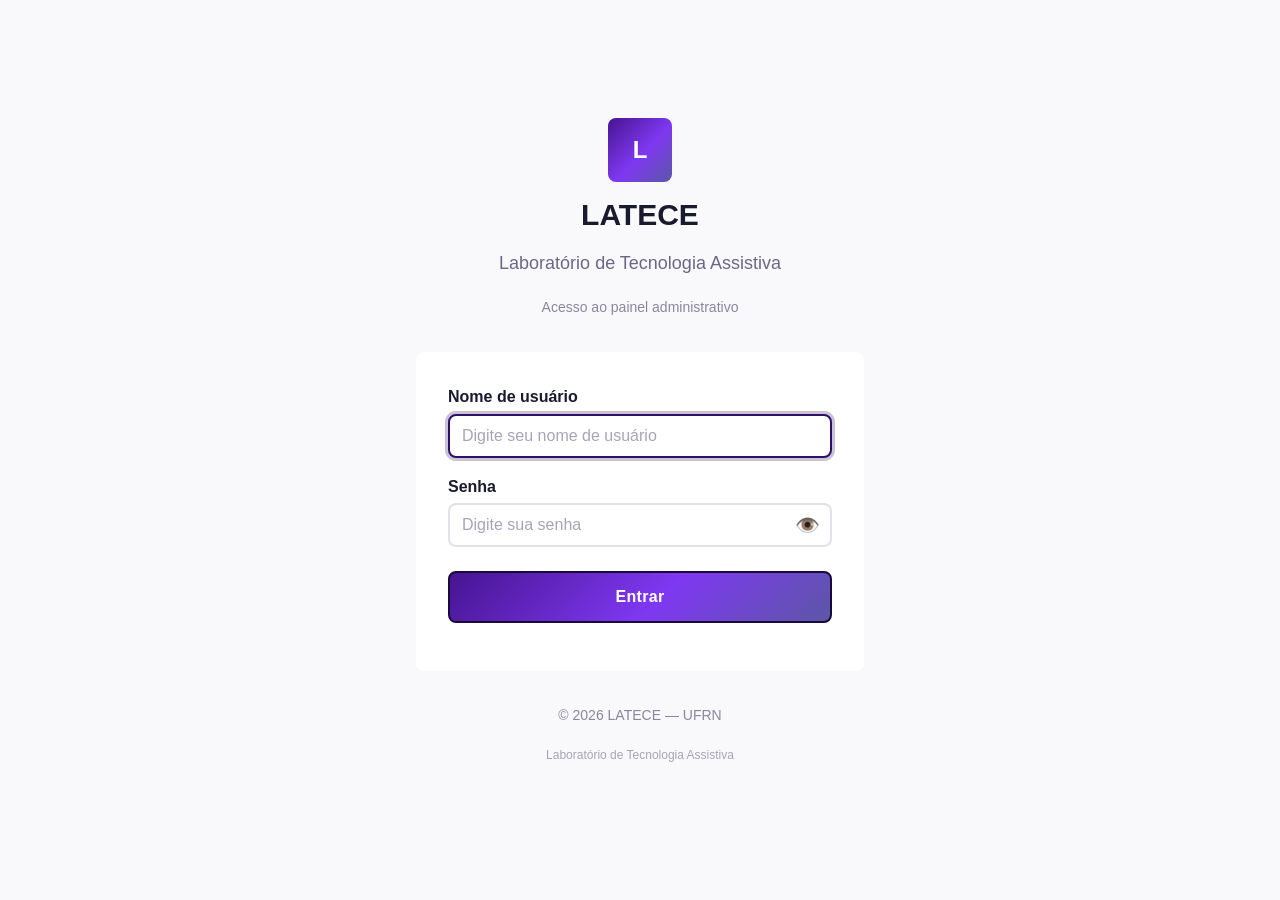
<file: admin/index.html>
<!DOCTYPE html>
<html lang="pt-BR">
<head>
  <meta charset="UTF-8">
  <meta name="viewport" content="width=device-width, initial-scale=1.0">
  <title>Admin — LATECE</title>
  <meta name="description" content="Painel administrativo do Portal LATECE.">
  <meta name="robots" content="noindex, nofollow">
  <link rel="icon" type="image/x-icon" href="../assets/images/logos/favicon.ico">
  
  <!-- CSS -->
  <link rel="stylesheet" href="../css/variables.css">
  <link rel="stylesheet" href="../css/reset.css">
  <link rel="stylesheet" href="../css/base.css">
  <link rel="stylesheet" href="../css/layout.css">
  <link rel="stylesheet" href="../css/utilities.css">
  <link rel="stylesheet" href="../css/components.css">
  <link rel="stylesheet" href="../css/accessibility.css">
  <link rel="stylesheet" href="../css/admin.css">

  <!-- Carrega path.js antes dos módulos -->
  <script src="../js/path.js"></script>

  <style>
    /* Estilo para a mensagem de indisponibilidade do admin */
    #admin-unavailable-overlay {
      display: none;
      position: fixed;
      inset: 0;
      z-index: 9999;
      background: rgba(0,0,0,0.6);
      backdrop-filter: blur(4px);
      align-items: center;
      justify-content: center;
      padding: 2rem;
    }
    #admin-unavailable-overlay.active {
      display: flex;
    }
    .admin-unavailable-box {
      background: var(--color-white);
      border-radius: var(--radius-lg);
      max-width: 560px;
      padding: 3rem 2.5rem;
      box-shadow: var(--shadow-heavy);
      text-align: center;
    }
    .admin-unavailable-box .icon {
      font-size: 4rem;
      margin-bottom: 1rem;
    }
    .admin-unavailable-box h2 {
      font-size: 1.5rem;
      color: var(--color-primary);
      margin-bottom: 0.75rem;
    }
    .admin-unavailable-box p {
      color: var(--color-gray-600);
      line-height: 1.6;
      margin-bottom: 1.5rem;
    }
    .admin-unavailable-box .btn {
      min-width: 200px;
    }
  </style>
</head>
<body>

  <a href="#admin-content" class="skip-link">Pular para o conteúdo</a>

  <div id="app" class="admin-dashboard">

    <!-- Header (renderizado via JS) -->
    <header id="admin-header" class="admin-header">
      <!-- O conteúdo será injetado pelo admin.js -->
    </header>

    <div class="admin-content">
      <!-- Sidebar (renderizado via JS) -->
      <aside id="admin-sidebar" class="admin-sidebar">
        <!-- O conteúdo será injetado pelo admin.js -->
      </aside>

      <!-- Main Content -->
      <main id="admin-content" class="admin-main" role="main">
        <!-- Loading inicial -->
        <div class="loading-container" style="padding:3rem 0;">
          <div class="loading-spinner"></div>
          <p>Carregando painel...</p>
        </div>
      </main>
    </div>

  </div>

  <!-- Modal Container para admin -->
  <div id="modal-container"></div>

  <!-- Overlay de indisponibilidade do admin -->
  <div id="admin-unavailable-overlay">
    <div class="admin-unavailable-box">
      <div class="icon">🔧</div>
      <h2>Painel Administrativo Indisponível</h2>
      <p>
        O painel administrativo está disponível apenas no <strong>ambiente de desenvolvimento</strong> 
        com o backend ativo. No GitHub Pages, as funcionalidades de administração (login, criação/edição de notícias, etc.) não estão disponíveis.
      </p>
      <p style="font-size: 0.9rem; color: var(--color-gray-500);">
        Caso esteja desenvolvendo localmente, certifique-se de que o servidor backend (Node.js + PostgreSQL) esteja em execução.
      </p>
      <a href="../" class="btn btn-primary btn-lg">← Voltar ao site</a>
    </div>
  </div>

  <script type="module" src="../js/admin.js"></script>
</body>
</html>
</file>
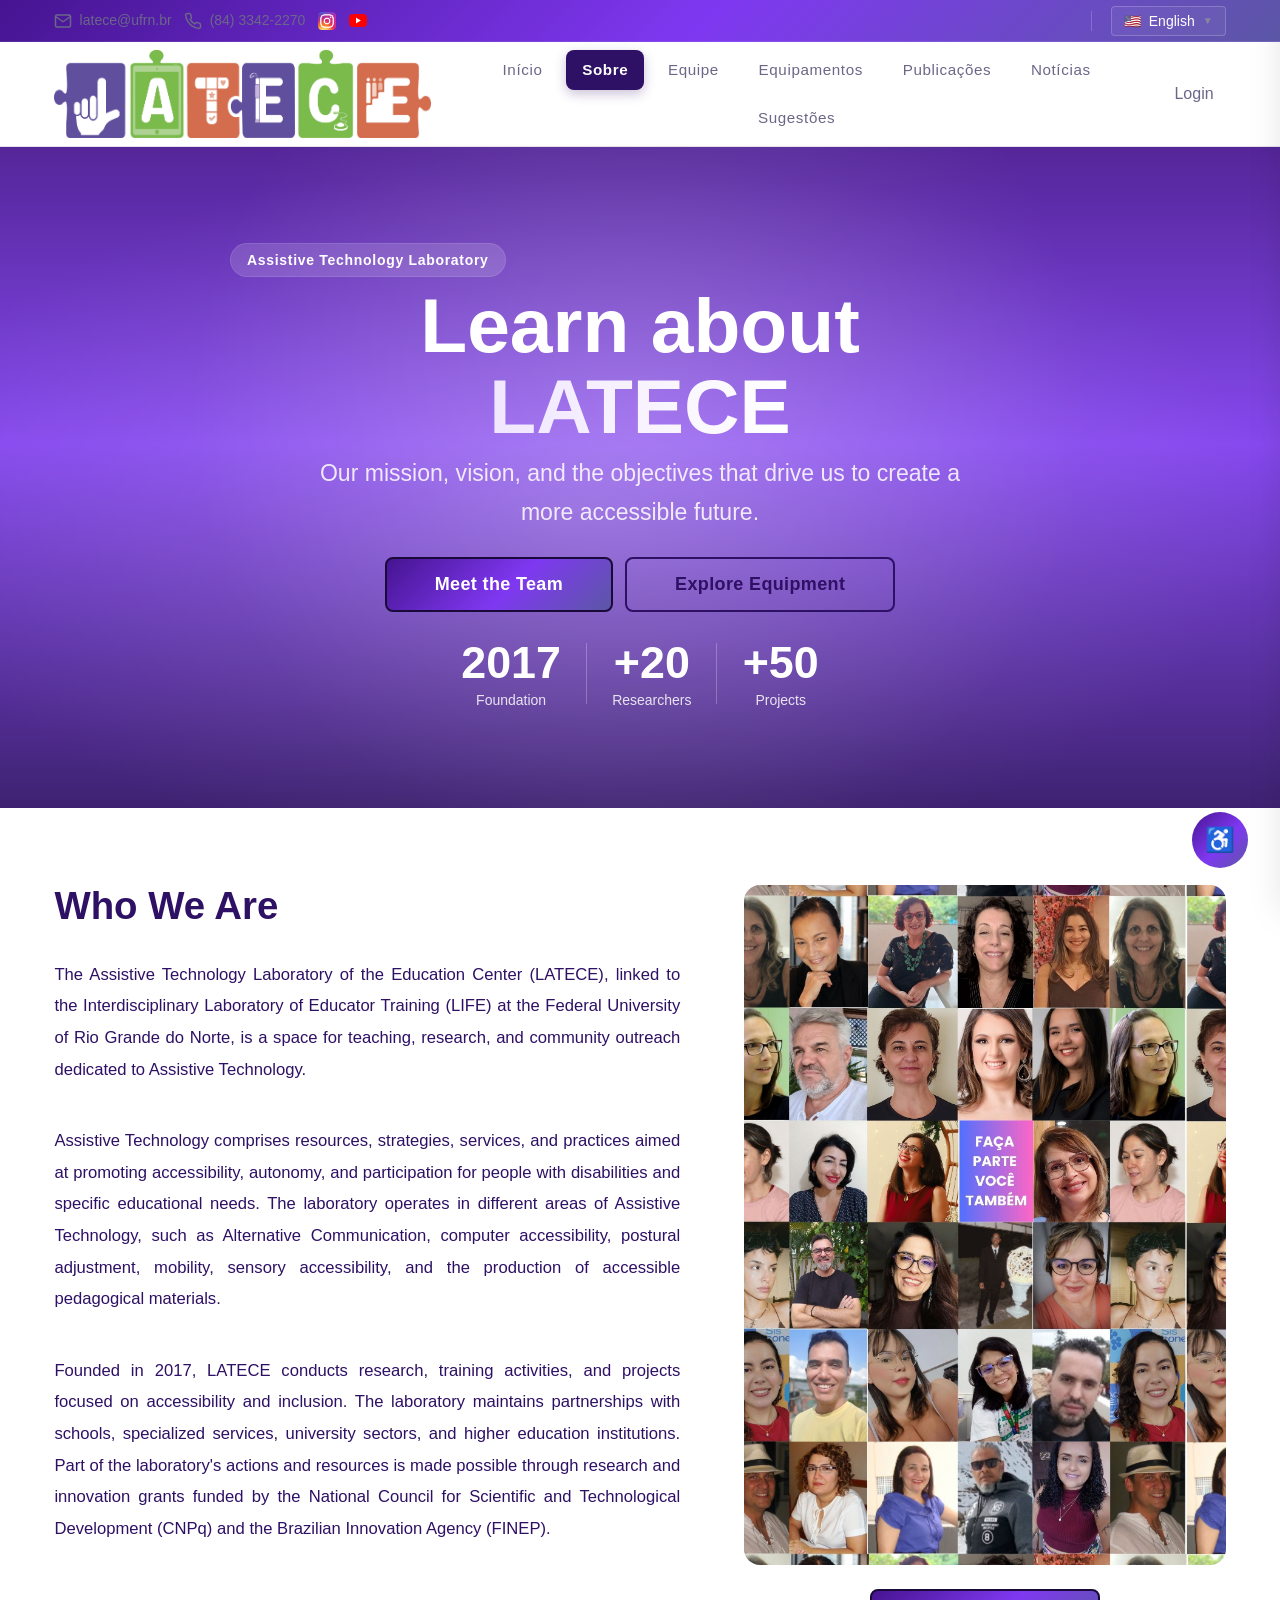
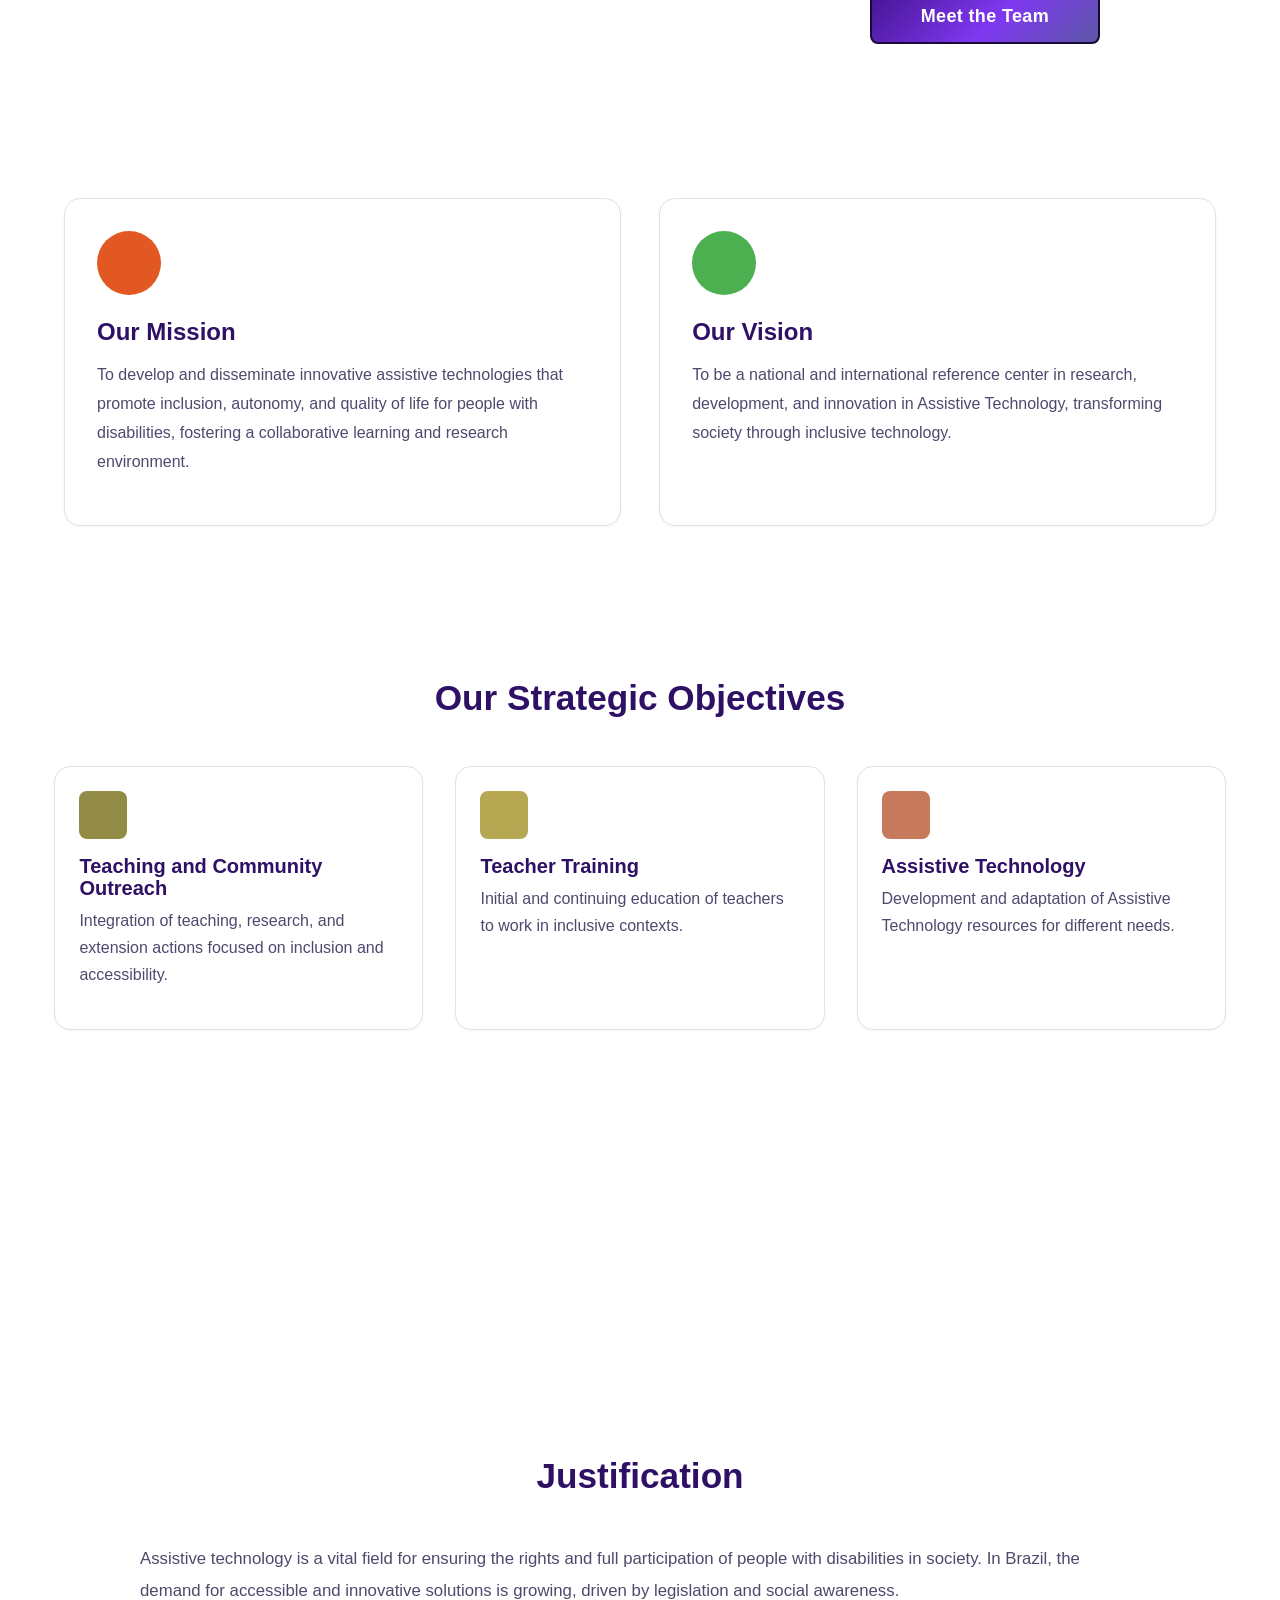
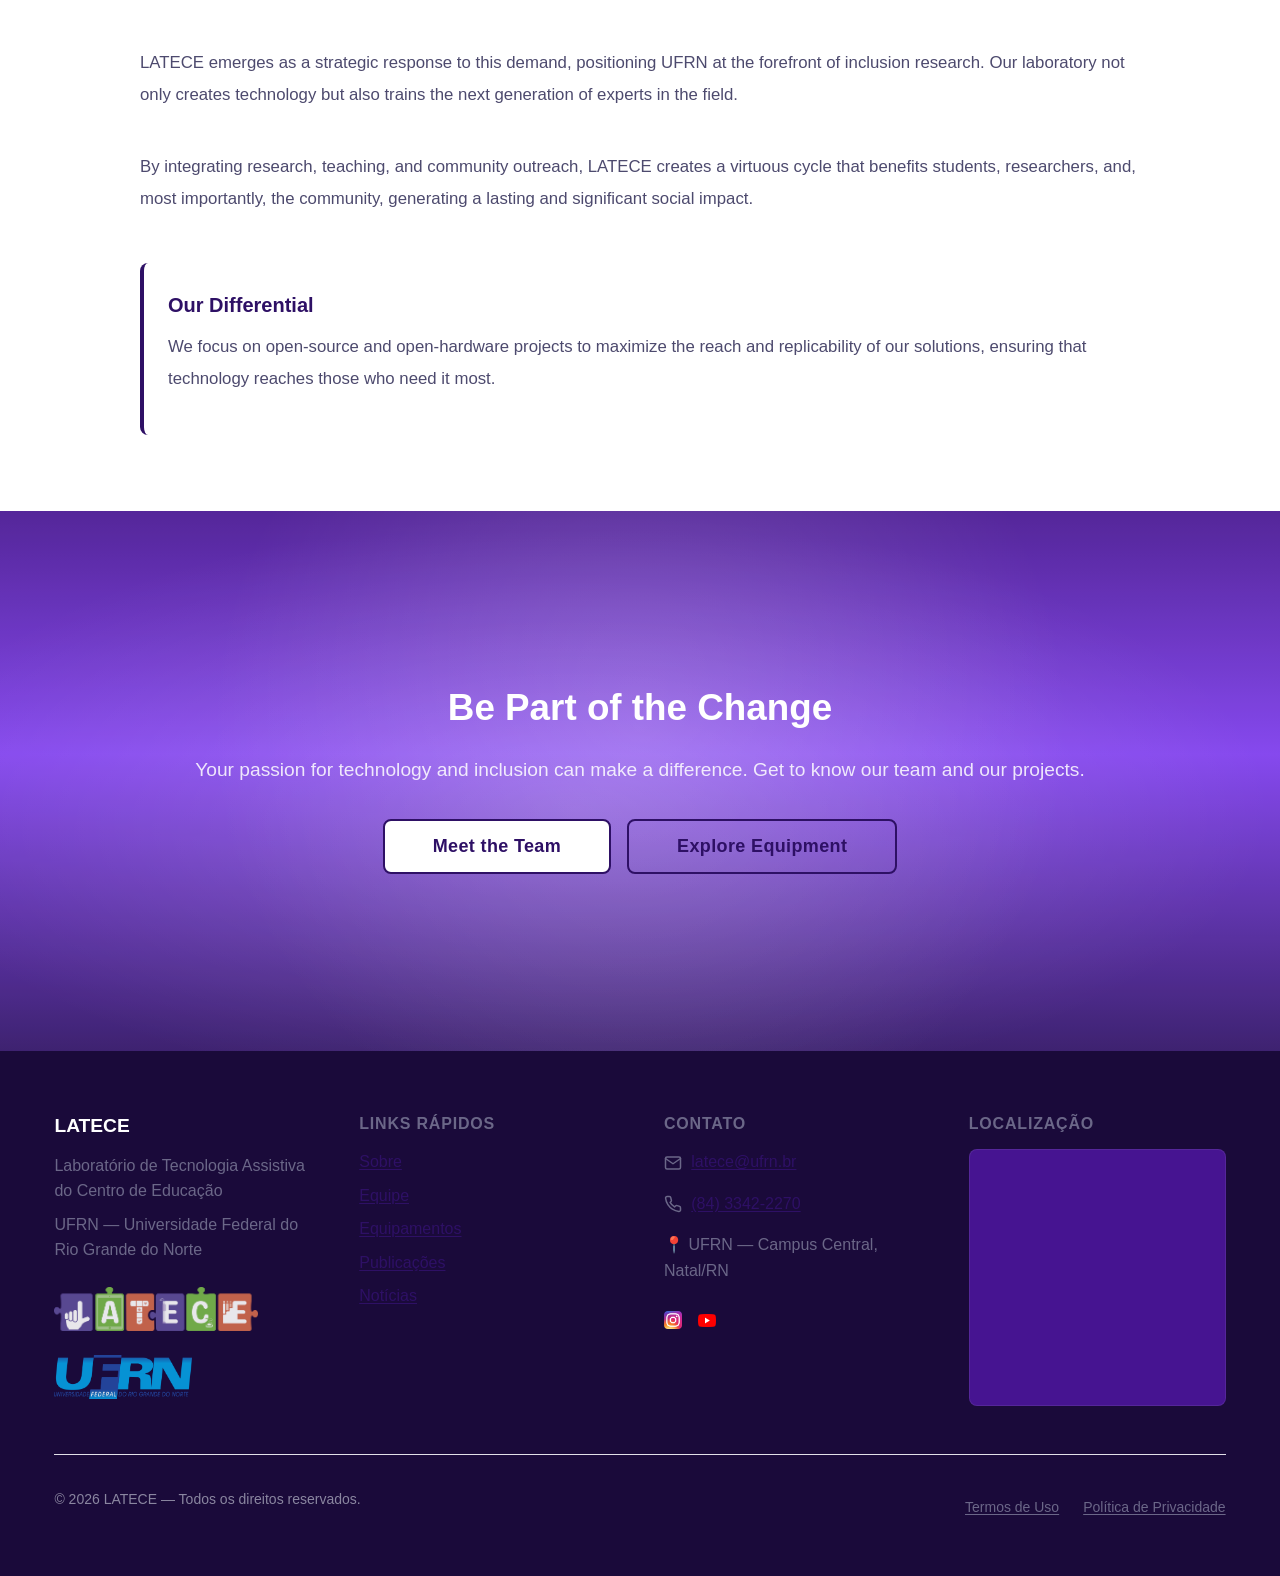
<file: about.html>
<!DOCTYPE html>
<html lang="pt-BR">
<head>
  <meta charset="UTF-8">
  <meta name="viewport" content="width=device-width, initial-scale=1.0">
  <title data-i18n="about.title">Sobre o LATECE — Laboratório de Tecnologia Assistiva UFRN</title>
  <meta name="description" content="Conheça a missão, visão, objetivos e história do Laboratório de Tecnologia Assistiva do Centro de Educação da UFRN.">
  <link rel="icon" type="image/x-icon" href="./assets/images/logos/favicon.ico">
  
  <link rel="preconnect" href="https://fonts.googleapis.com">
  <link rel="preconnect" href="https://fonts.gstatic.com" crossorigin>
  <link rel="preconnect" href="https://vlibras.gov.br">

  <link rel="stylesheet" href="./css/variables.css">
  <link rel="stylesheet" href="./css/reset.css">
  <link rel="stylesheet" href="./css/base.css">
  <link rel="stylesheet" href="./css/layout.css">
  <link rel="stylesheet" href="./css/utilities.css">
  <link rel="stylesheet" href="./css/components.css">
  <link rel="stylesheet" href="./css/accessibility.css">

  <meta property="og:type" content="website">
  <meta property="og:url" content="https://latece.ufrn.br/about.html">
  <meta property="og:title" content="Sobre o LATECE — Laboratório de Tecnologia Assistiva UFRN">
  <meta property="og:description" content="Conheça a missão, visão e objetivos do Laboratório de Tecnologia Assistiva do Centro de Educação da UFRN.">
  <meta property="og:image" content="https://latece.ufrn.br/assets/images/logos/og-image.jpg">

  <meta name="twitter:card" content="summary_large_image">
  <meta name="twitter:title" content="Sobre o LATECE — Laboratório de Tecnologia Assistiva UFRN">
  <meta name="twitter:description" content="Conheça a missão, visão e objetivos do LATECE.">
  <meta name="twitter:image" content="https://latece.ufrn.br/assets/images/logos/og-image.jpg">

  <link rel="canonical" href="https://latece.ufrn.br/about.html">

  <script src="./js/path.js"></script>
</head>
<body>

  <a href="#main-content" class="skip-link">Pular para o conteúdo</a>

  <div id="app">
    <header id="main-header"></header>

    <main id="main-content">

      <!-- ===== HERO ===== -->
      <section class="hero" aria-label="Sobre o LATECE">
        <div class="container">
          <div class="hero-grid">
            <div class="hero-content" data-aos="fade-up" data-aos-delay="100">
              <div class="hero-badge" data-i18n="about.heroBadge">Laboratório de Tecnologia Assistiva</div>
              <h1 class="hero-title">
                <span data-i18n="about.heroTitle1">Conheça o</span><br>
                <span class="hero-highlight" data-i18n="about.heroTitle2">LATECE</span>
              </h1>
              <p class="hero-subtitle" data-i18n="about.heroSubtitle">Nossa missão, visão e os objetivos que orientam nosso compromisso com um futuro mais acessível.</p>
              <div class="hero-actions">
                <a href="./team.html" class="btn btn-primary btn-lg" data-i18n="about.meetTeam">Conheça a Equipe</a>
                <a href="./equipment.html" class="btn btn-outline btn-lg" data-i18n="about.exploreEquipment">Explore os Equipamentos</a>
              </div>
              <div class="hero-stats">
                <div class="stat-item">
                  <span class="stat-number" data-target="2017">2017</span>
                  <span class="stat-label" data-i18n="home.foundation">Fundação</span>
                </div>
                <div class="stat-item">
                  <span class="stat-number" data-target="+20">+20</span>
                  <span class="stat-label" data-i18n="home.researchers">Pesquisadores</span>
                </div>
                <div class="stat-item">
                  <span class="stat-number" data-target="+50">+50</span>
                  <span class="stat-label" data-i18n="home.projects">Projetos</span>
                </div>
              </div>
            </div>
            <div class="hero-visual" data-aos="fade-up" data-aos-delay="300">
              <div class="hero-circle">
                <div class="hero-illustration">
                  <svg viewBox="0 0 200 200" xmlns="http://www.w3.org/2000/svg" width="200" height="200" role="img" aria-label="Ilustração sobre o LATECE">
                    <circle cx="100" cy="100" r="80" fill="none" stroke="rgba(255,255,255,0.2)" stroke-width="2"/>
                    <circle cx="100" cy="100" r="60" fill="none" stroke="rgba(255,255,255,0.15)" stroke-width="2"/>
                    <circle cx="100" cy="100" r="40" fill="none" stroke="rgba(255,255,255,0.1)" stroke-width="2"/>
                    <text x="100" y="100" text-anchor="middle" dy=".3em" font-size="60" fill="white">📖</text>
                    <circle cx="50" cy="50" r="6" fill="rgba(255,255,255,0.4)">
                      <animate attributeName="opacity" values="0.4;1;0.4" dur="3s" repeatCount="indefinite"/>
                    </circle>
                    <circle cx="150" cy="50" r="4" fill="rgba(255,255,255,0.3)">
                      <animate attributeName="opacity" values="0.3;0.8;0.3" dur="2.5s" repeatCount="indefinite"/>
                    </circle>
                    <circle cx="50" cy="150" r="5" fill="rgba(255,255,255,0.3)">
                      <animate attributeName="opacity" values="0.3;0.9;0.3" dur="3.5s" repeatCount="indefinite"/>
                    </circle>
                    <circle cx="150" cy="150" r="7" fill="rgba(255,255,255,0.4)">
                      <animate attributeName="opacity" values="0.4;1;0.4" dur="2s" repeatCount="indefinite"/>
                    </circle>
                  </svg>
                </div>
              </div>
            </div>
          </div>
        </div>
      </section>

      <!-- ===== QUEM SOMOS ===== -->
      <section class="about-intro section-light" style="padding: clamp(3rem, 6vw, 5rem) 0;">
        <div class="container">
          <div class="about-intro-grid" style="display: grid; grid-template-columns: 1.3fr 1fr; gap: clamp(2rem, 5vw, 5rem); align-items: start;">
            <div class="about-intro-content">
              <h2 style="font-size: clamp(2rem, 3vw, 2.6rem); font-weight: 800; color: var(--color-primary); margin-bottom: var(--spacing-xl);" data-i18n="about.whoWeAre">Quem Somos</h2>
              <div style="display: flex; flex-direction: column; gap: var(--spacing-lg);">
                <p style="font-size: clamp(1rem, 1.3vw, 1.12rem); line-height: 1.9; color: var(--color-primary); text-align: justify;" data-i18n="about.whoWeAreText1">
                  O Laboratório de Tecnologia Assistiva do Centro de Educação (LATECE), vinculado ao Laboratório Interdisciplinar de Formação de Educadores (LIFE) da Universidade Federal do Rio Grande do Norte, é um espaço de ensino, pesquisa e extensão dedicado à Tecnologia Assistiva.
                </p>
                <p style="font-size: clamp(1rem, 1.3vw, 1.12rem); line-height: 1.9; color: var(--color-primary); text-align: justify;" data-i18n="about.whoWeAreText2">
                  A Tecnologia Assistiva compreende recursos, estratégias, serviços e práticas voltados à promoção da acessibilidade, autonomia e participação de pessoas com deficiência e com necessidades educacionais específicas (BRASIL, 2015). O laboratório atua em diferentes áreas da Tecnologia Assistiva, como Comunicação Alternativa, acessibilidade ao computador, adequação postural, mobilidade, acessibilidade sensorial e produção de materiais pedagógicos acessíveis.
                </p>
                <p style="font-size: clamp(1rem, 1.3vw, 1.12rem); line-height: 1.9; color: var(--color-primary); text-align: justify;" data-i18n="about.whoWeAreText3">
                  Fundado em 2017, o LATECE desenvolve pesquisas, ações formativas e projetos voltados à acessibilidade e à inclusão. O laboratório mantém parcerias com escolas, serviços especializados, setores da universidade e instituições de ensino superior, como a Universidade do Estado do Rio Grande do Norte (UERN), a Universidade do Estado do Rio de Janeiro (UERJ) e a Universidade Federal Rural do Rio de Janeiro (UFRRJ). Parte das ações e recursos do laboratório é viabilizada por meio de editais de pesquisa e inovação financiados pelo Conselho Nacional de Desenvolvimento Científico e Tecnológico (CNPq) e pela Financiadora de Estudos e Projetos (FINEP).
                </p>
              </div>
            </div>
            <div class="about-intro-side" style="display: flex; flex-direction: column; align-items: center; gap: var(--spacing-lg);">
              <div style="width: 100%; border-radius: var(--radius-lg); overflow: hidden; box-shadow: var(--shadow-xl);">
                <img src="./assets/images/illustrations/testinho.jpg" alt="Equipe do LATECE" style="width: 100%; height: auto; display: block;">
              </div>
              <a href="./team.html" class="btn btn-primary btn-lg" style="width: 100%; max-width: 230px; text-align: center;" data-i18n="about.meetTeam">Conheça a Equipe</a>
            </div>
          </div>
        </div>
      </section>

      <!-- ===== MISSÃO E VISÃO ===== -->
      <section class="about-mission-vision" style="padding: clamp(3rem, 6vw, 5rem) 0;">
        <div class="container">
          <div style="max-width: 72rem; margin: 0 auto; display: grid; grid-template-columns: repeat(auto-fit, minmax(320px, 1fr)); gap: clamp(1.5rem, 3vw, 3rem);">
            <div class="card" style="padding: clamp(1.5rem, 3vw, 2rem);">
              <div style="width: 4rem; height: 4rem; background: var(--color-orange-red); border-radius: var(--radius-full); margin-bottom: var(--spacing-lg);"></div>
              <h3 style="font-size: 1.5rem; font-weight: 700; color: var(--color-primary); margin-bottom: var(--spacing-md);" data-i18n="about.mission">Nossa Missão</h3>
              <p style="color: var(--color-gray-700); line-height: 1.8;" data-i18n="about.missionText">Desenvolver pesquisas, práticas e recursos de Tecnologia Assistiva que favoreçam a participação de pessoas com necessidades educacionais específicas em diferentes contextos de aprendizagem e participação social.</p>
            </div>
            <div class="card" style="padding: clamp(1.5rem, 3vw, 2rem);">
              <div style="width: 4rem; height: 4rem; background: var(--color-green); border-radius: var(--radius-full); margin-bottom: var(--spacing-lg);"></div>
              <h3 style="font-size: 1.5rem; font-weight: 700; color: var(--color-primary); margin-bottom: var(--spacing-md);" data-i18n="about.vision">Nossa Visão</h3>
              <p style="color: var(--color-gray-700); line-height: 1.8;" data-i18n="about.visionText">Ser um centro de referência nacional e internacional em pesquisa, desenvolvimento e inovação em Tecnologia Assistiva, transformando a sociedade por meio da tecnologia inclusiva.</p>
            </div>
          </div>
        </div>
      </section>

      <!-- ===== OBJETIVOS ===== -->
      <section class="about-objectives" style="padding: clamp(3rem, 6vw, 5rem) 0;">
        <div class="container">
          <h2 style="text-align: center; font-size: clamp(1.8rem, 3vw, 2.2rem); font-weight: 700; color: var(--color-primary); margin-bottom: var(--spacing-2xl); position: relative;" data-i18n="about.objectives">Nossos Objetivos Estratégicos</h2>
          <div style="display: grid; grid-template-columns: repeat(auto-fit, minmax(280px, 1fr)); gap: var(--spacing-xl);">
            <div class="card" style="padding: var(--spacing-lg);">
              <div style="width: 3rem; height: 3rem; background: var(--color-olive-green); border-radius: var(--radius-md); margin-bottom: var(--spacing-md);"></div>
              <h3 style="font-size: 1.25rem; font-weight: 600; color: var(--color-primary); margin-bottom: var(--spacing-sm);" data-i18n="about.teaching">Ensino e Extensão</h3>
              <p style="color: var(--color-gray-700); line-height: 1.7;" data-i18n="about.teachingText">Integração entre ensino, pesquisa e ações extensionistas voltadas à inclusão e acessibilidade.</p>
            </div>
            <div class="card" style="padding: var(--spacing-lg);">
              <div style="width: 3rem; height: 3rem; background: var(--color-mustard); border-radius: var(--radius-md); margin-bottom: var(--spacing-md);"></div>
              <h3 style="font-size: 1.25rem; font-weight: 600; color: var(--color-primary); margin-bottom: var(--spacing-sm);" data-i18n="about.training">Formação Docente</h3>
              <p style="color: var(--color-gray-700); line-height: 1.7;" data-i18n="about.trainingText">Formação inicial e continuada de professores para atuação em contextos inclusivos.</p>
            </div>
            <div class="card" style="padding: var(--spacing-lg);">
              <div style="width: 3rem; height: 3rem; background: var(--color-terracotta); border-radius: var(--radius-md); margin-bottom: var(--spacing-md);"></div>
              <h3 style="font-size: 1.25rem; font-weight: 600; color: var(--color-primary); margin-bottom: var(--spacing-sm);" data-i18n="about.assistive">Tecnologia Assistiva</h3>
              <p style="color: var(--color-gray-700); line-height: 1.7;" data-i18n="about.assistiveText">Desenvolvimento e adaptação de recursos de Tecnologia Assistiva para diferentes necessidades.</p>
            </div>
            <div class="card" style="padding: var(--spacing-lg);">
              <div style="width: 3rem; height: 3rem; background: var(--color-dark-aqua); border-radius: var(--radius-md); margin-bottom: var(--spacing-md);"></div>
              <h3 style="font-size: 1.25rem; font-weight: 600; color: var(--color-primary); margin-bottom: var(--spacing-sm);" data-i18n="about.materials">Materiais Acessíveis</h3>
              <p style="color: var(--color-gray-700); line-height: 1.7;" data-i18n="about.materialsText">Produção de materiais pedagógicos acessíveis para apoiar processos educacionais inclusivos.</p>
            </div>
            <div class="card" style="padding: var(--spacing-lg);">
              <div style="width: 3rem; height: 3rem; background: var(--color-purple-500); border-radius: var(--radius-md); margin-bottom: var(--spacing-md);"></div>
              <h3 style="font-size: 1.25rem; font-weight: 600; color: var(--color-primary); margin-bottom: var(--spacing-sm);" data-i18n="about.communication">Comunicação Alternativa</h3>
              <p style="color: var(--color-gray-700); line-height: 1.7;" data-i18n="about.communicationText">Pesquisas e práticas voltadas à Comunicação Alternativa e ampliada.</p>
            </div>
            <div class="card" style="padding: var(--spacing-lg);">
              <div style="width: 3rem; height: 3rem; background: var(--color-burnt-orange); border-radius: var(--radius-md); margin-bottom: var(--spacing-md);"></div>
              <h3 style="font-size: 1.25rem; font-weight: 600; color: var(--color-primary); margin-bottom: var(--spacing-sm);" data-i18n="about.partnerships">Parcerias Institucionais</h3>
              <p style="color: var(--color-gray-700); line-height: 1.7;" data-i18n="about.partnershipsText">Colaboração com escolas, serviços especializados e setores da universidade.</p>
            </div>
          </div>
        </div>
      </section>

      <!-- ===== JUSTIFICATIVA ===== -->
      <section class="about-justification" style="padding: clamp(3rem, 6vw, 5rem) 0;">
        <div class="container">
          <div style="max-width: 1000px; margin: 0 auto;">
            <h2 style="text-align: center; font-size: clamp(1.8rem, 3vw, 2.2rem); font-weight: 700; color: var(--color-primary); margin-bottom: var(--spacing-2xl);" data-i18n="about.justification">Justificativa</h2>
            <div style="display: flex; flex-direction: column; gap: var(--spacing-lg);">
              <p style="font-size: 1.05rem; line-height: 1.9; color: var(--color-gray-700);" data-i18n="about.justificationText1">A tecnologia assistiva é um campo vital para garantir os direitos e a plena participação de pessoas com deficiência na sociedade. No Brasil, a demanda por soluções acessíveis e inovadoras é crescente, impulsionada pela legislação e pela conscientização social.</p>
              <p style="font-size: 1.05rem; line-height: 1.9; color: var(--color-gray-700);" data-i18n="about.justificationText2">O LATECE surge como uma resposta estratégica a essa demanda, posicionando a UFRN na vanguarda da pesquisa em inclusão. Nosso laboratório não apenas cria tecnologia, mas também forma a próxima geração de especialistas na área.</p>
              <p style="font-size: 1.05rem; line-height: 1.9; color: var(--color-gray-700);" data-i18n="about.justificationText3">Ao integrar pesquisa, ensino e extensão, o LATECE cria um ciclo virtuoso que beneficia alunos, pesquisadores e, principalmente, a comunidade, gerando um impacto social duradouro e significativo.</p>
            </div>
            <div class="about-differential" style="margin-top: var(--spacing-xl); padding: var(--spacing-lg); border-left: 4px solid var(--color-primary); border-radius: var(--radius-md);">
              <p style="font-weight: 900; color: var(--color-primary); font-size: 1.25rem; margin-bottom: var(--spacing-sm);" data-i18n="about.highlight">Nosso Diferencial</p>
              <p style="font-size: 1.05rem; line-height: 1.9; color: var(--color-gray-700);" data-i18n="about.highlightText">Focamos em projetos de código aberto e hardware livre para maximizar o alcance e a replicabilidade de nossas soluções, garantindo que a tecnologia chegue a quem mais precisa.</p>
            </div>
          </div>
        </div>
      </section>

      <!-- ===== CTA ===== -->
      <section class="hero" style="padding: clamp(3rem, 6vw, 5rem) 0; text-align: center; background: var(--color-hero-bg);">
        <div class="container">
          <h2 style="font-size: clamp(1.8rem, 3vw, 2.3rem); color: var(--color-hero-text); font-weight: 700; margin-bottom: var(--spacing-lg);" data-i18n="about.cta">Faça Parte da Mudança</h2>
          <p style="font-size: clamp(1rem, 1.5vw, 1.2rem); margin-bottom: var(--spacing-xl); color: var(--color-hero-text-muted);" data-i18n="about.ctaText">Sua paixão por tecnologia e inclusão pode fazer a diferença. Conheça nossa equipe e nossos projetos.</p>
          <div style="display: flex; flex-wrap: wrap; justify-content: center; gap: var(--spacing-md);">
            <a href="./team.html" class="btn btn-secondary btn-lg" data-i18n="about.meetTeam">Conheça a Equipe</a>
            <a href="./equipment.html" class="btn btn-outline btn-lg" data-i18n="about.exploreEquipment">Explore os Equipamentos</a>
          </div>
        </div>
      </section>

    </main>

    <footer id="main-footer"></footer>
  </div>

  <script type="module" src="./js/main.js"></script>
</body>
</html>
</file>
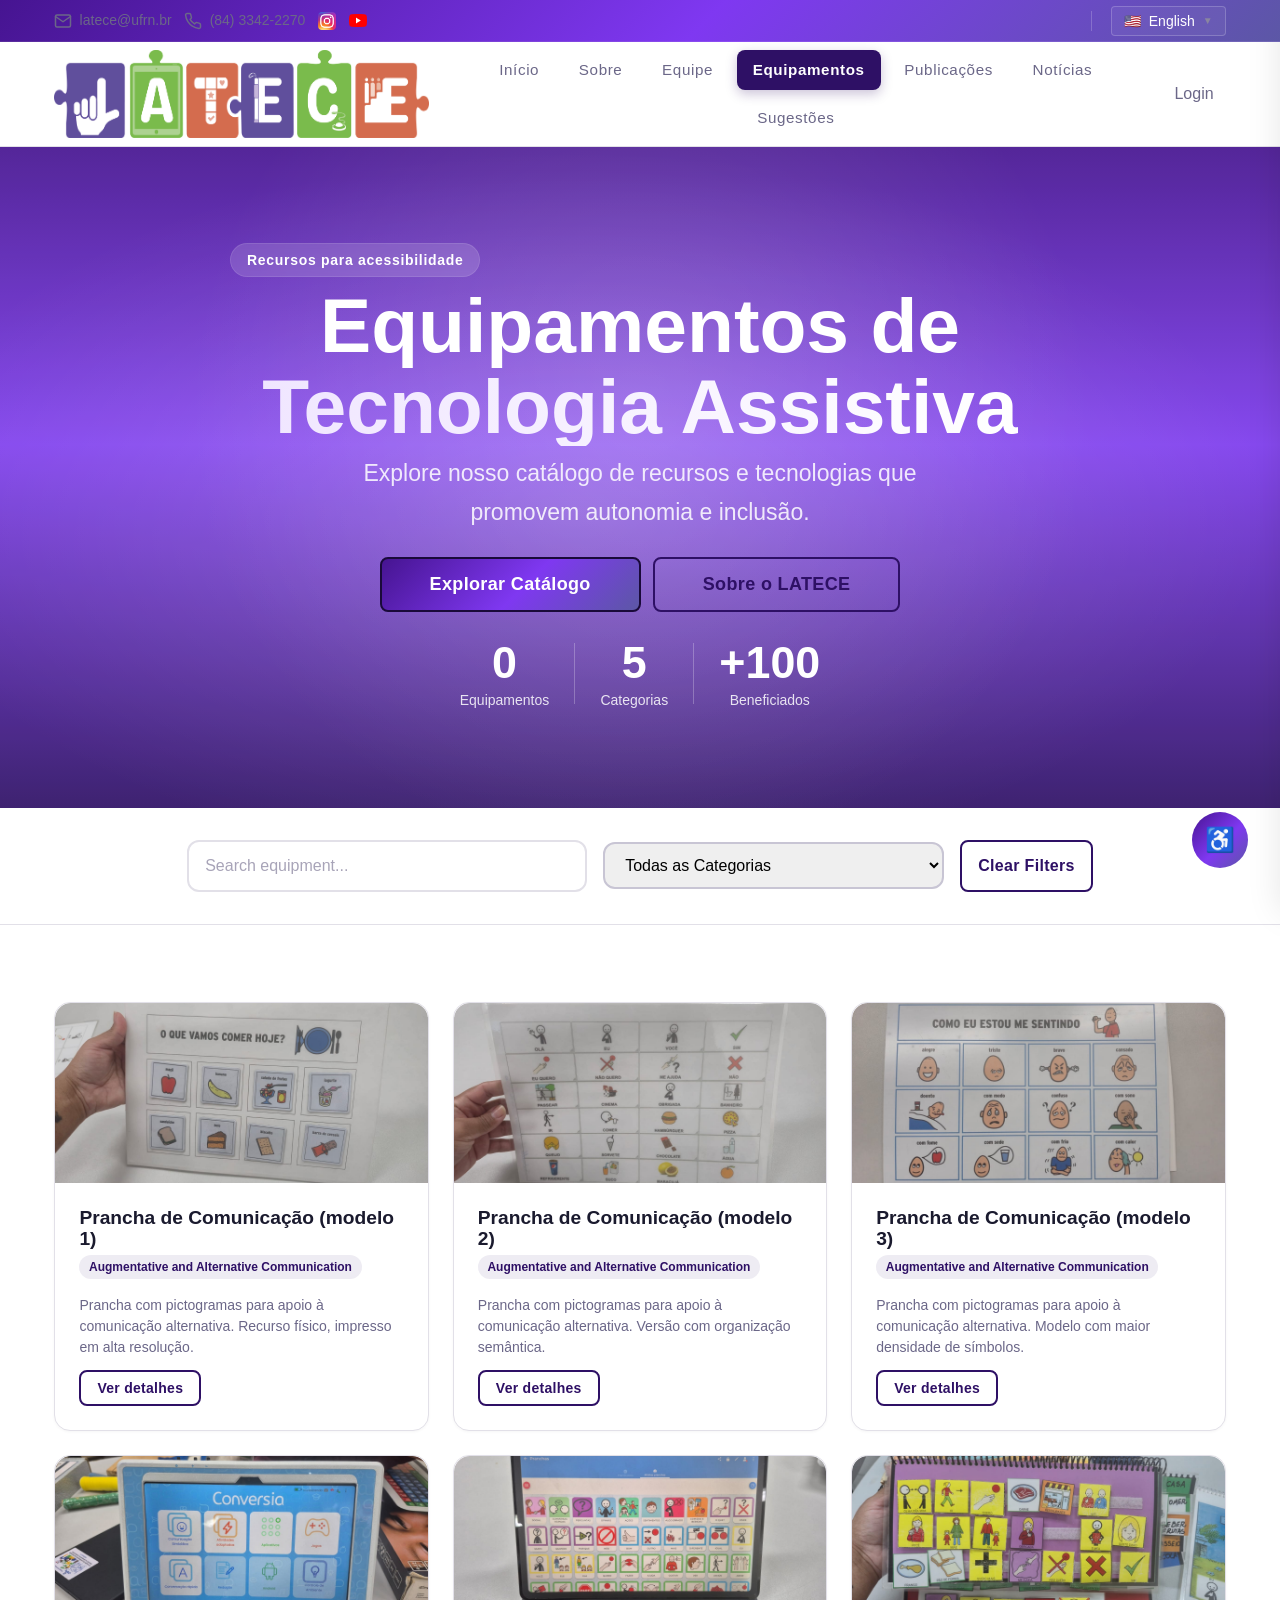
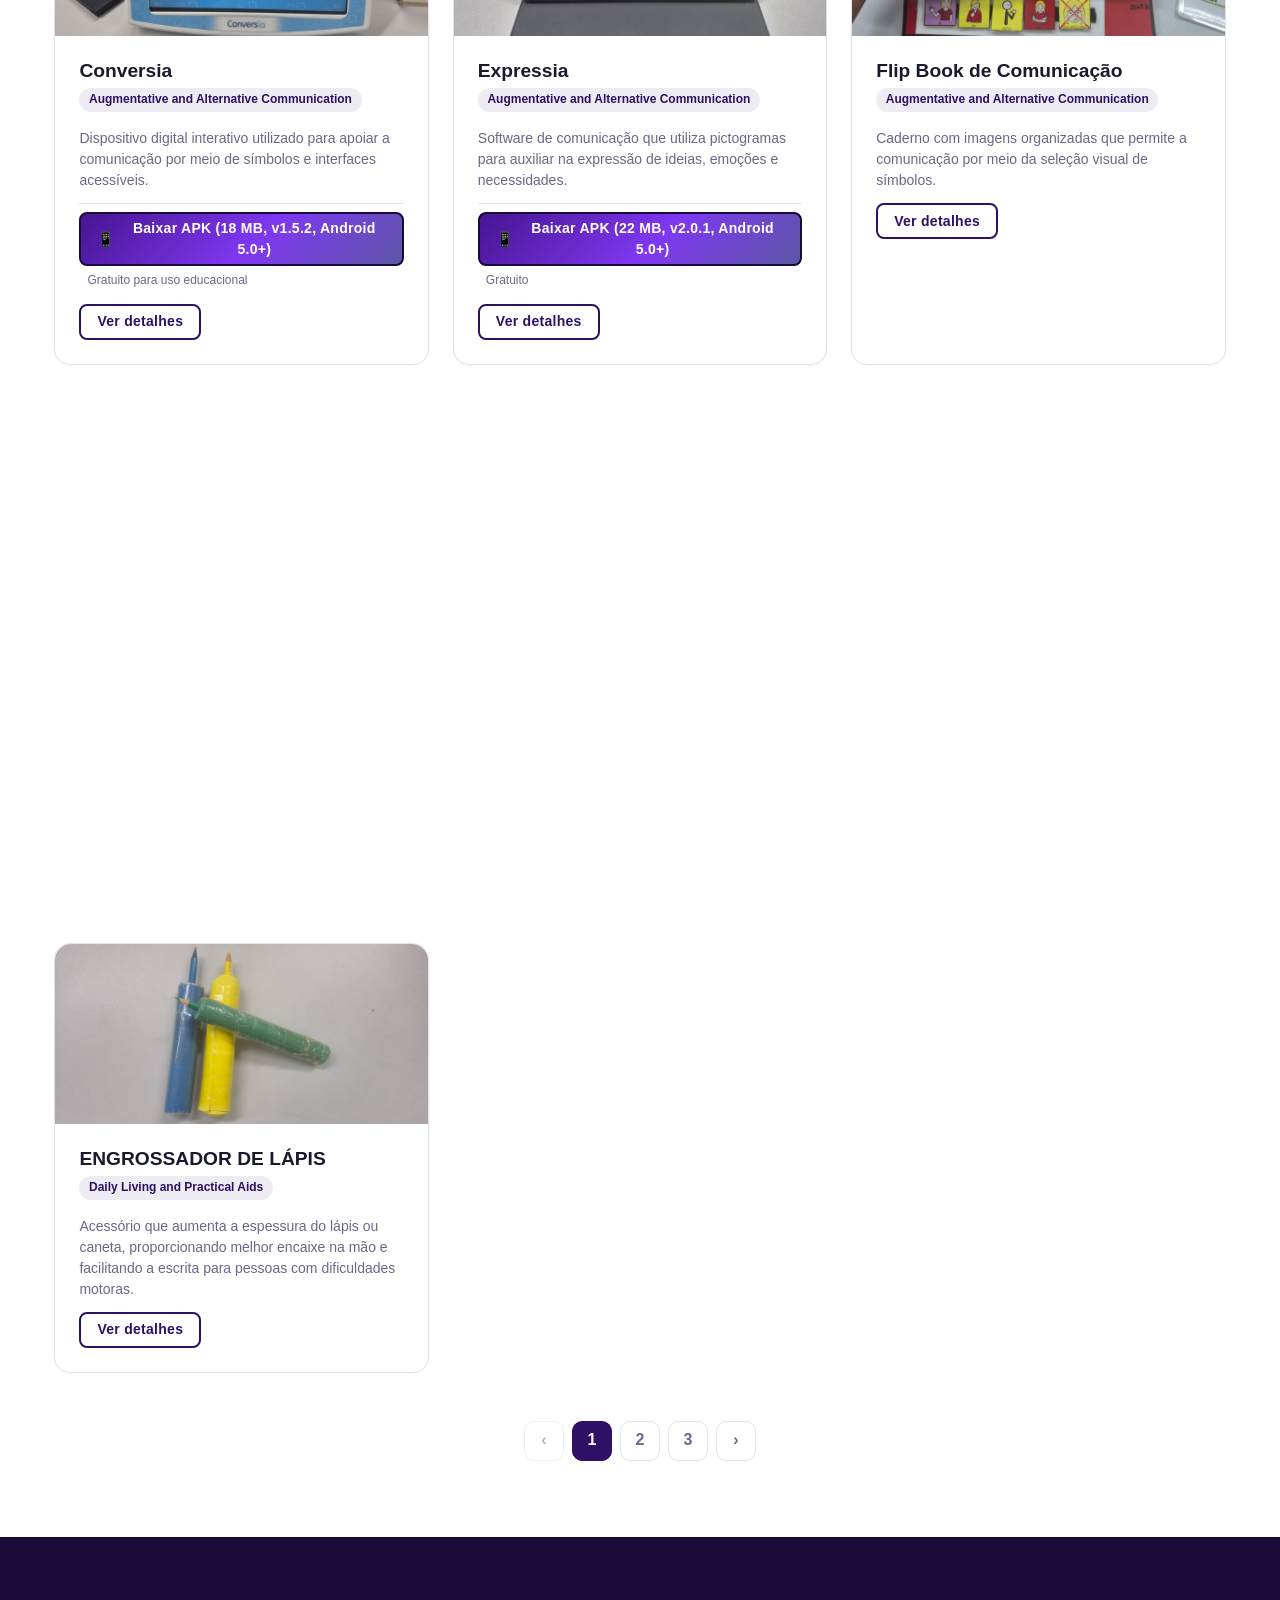
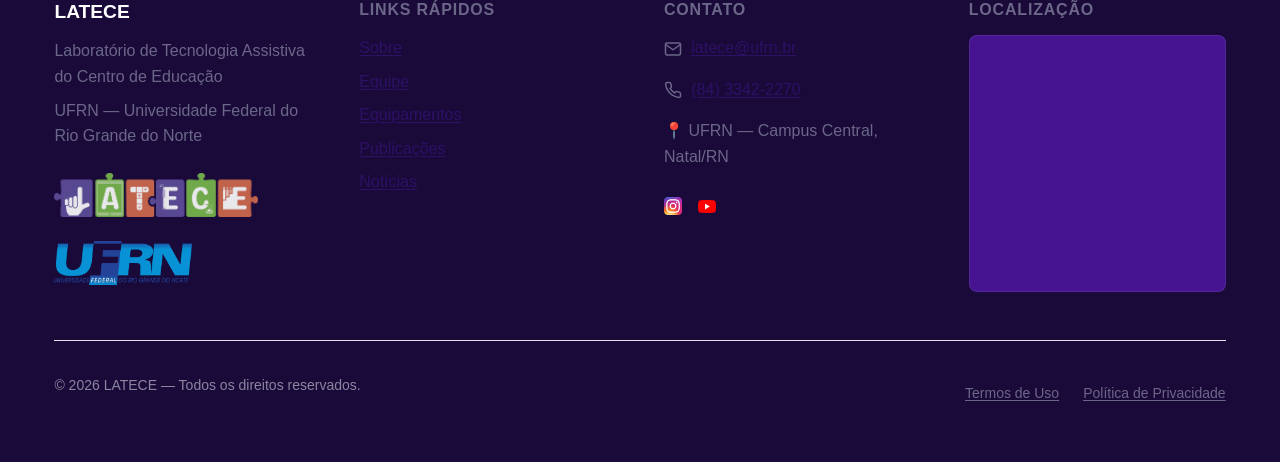
<file: equipment.html>
<!DOCTYPE html>
<html lang="pt-BR">
<head>
  <meta charset="UTF-8">
  <meta name="viewport" content="width=device-width, initial-scale=1.0">
  <title>Equipamentos — LATECE — Tecnologia Assistiva</title>
  <meta name="description" content="Catálogo de equipamentos de Tecnologia Assistiva disponíveis no Laboratório de Tecnologia Assistiva do Centro de Educação da UFRN.">
  <link rel="icon" type="image/x-icon" href="./assets/images/logos/favicon.ico">
  
  <link rel="preconnect" href="https://fonts.googleapis.com">
  <link rel="preconnect" href="https://fonts.gstatic.com" crossorigin>
  <link rel="preconnect" href="https://vlibras.gov.br">

  <link rel="stylesheet" href="./css/variables.css">
  <link rel="stylesheet" href="./css/reset.css">
  <link rel="stylesheet" href="./css/base.css">
  <link rel="stylesheet" href="./css/layout.css">
  <link rel="stylesheet" href="./css/utilities.css">
  <link rel="stylesheet" href="./css/components.css">
  <link rel="stylesheet" href="./css/accessibility.css">

  <meta property="og:type" content="website">
  <meta property="og:url" content="https://latece.ufrn.br/equipment.html">
  <meta property="og:title" content="Equipamentos — LATECE — Tecnologia Assistiva">
  <meta property="og:description" content="Catálogo de equipamentos de Tecnologia Assistiva do LATECE.">
  <meta property="og:image" content="https://latece.ufrn.br/assets/images/logos/og-image.jpg">

  <meta name="twitter:card" content="summary_large_image">
  <meta name="twitter:title" content="Equipamentos — LATECE — Tecnologia Assistiva">
  <meta name="twitter:description" content="Catálogo de equipamentos de Tecnologia Assistiva.">
  <meta name="twitter:image" content="https://latece.ufrn.br/assets/images/logos/og-image.jpg">

  <link rel="canonical" href="https://latece.ufrn.br/equipment.html">

  <!-- Carrega path.js antes dos módulos -->
  <script src="./js/path.js"></script>
</head>
<body>

  <a href="#main-content" class="skip-link">Pular para o conteúdo</a>

  <div id="app">
    <header id="main-header"></header>

    <main id="main-content">

      <!-- ===== HERO ===== -->
      <section class="hero" aria-label="Equipamentos de Tecnologia Assistiva">
        <div class="container">
          <div class="hero-grid">
            <div class="hero-content" data-aos="fade-up" data-aos-delay="100">
              <div class="hero-badge">Recursos para acessibilidade</div>
              <h1 class="hero-title">
                Equipamentos de<br>
                <span class="hero-highlight">Tecnologia Assistiva</span>
              </h1>
              <p class="hero-subtitle">Explore nosso catálogo de recursos e tecnologias que promovem autonomia e inclusão.</p>
              <div class="hero-actions">
                <a href="#equipment-container" class="btn btn-primary btn-lg">Explorar Catálogo</a>
                <a href="./about.html" class="btn btn-outline btn-lg">Sobre o LATECE</a>
              </div>
              <div class="hero-stats">
                <div class="stat-item">
                  <span class="stat-number" id="equipment-count">0</span>
                  <span class="stat-label">Equipamentos</span>
                </div>
                <div class="stat-item">
                  <span class="stat-number">5</span>
                  <span class="stat-label">Categorias</span>
                </div>
                <div class="stat-item">
                  <span class="stat-number">+100</span>
                  <span class="stat-label">Beneficiados</span>
                </div>
              </div>
            </div>
            <div class="hero-visual" data-aos="fade-up" data-aos-delay="300">
              <div class="hero-circle">
                <div class="hero-illustration">
                  <svg viewBox="0 0 200 200" xmlns="http://www.w3.org/2000/svg" width="200" height="200" role="img" aria-label="Ilustração de equipamentos">
                    <circle cx="100" cy="100" r="80" fill="none" stroke="rgba(255,255,255,0.2)" stroke-width="2"/>
                    <circle cx="100" cy="100" r="60" fill="none" stroke="rgba(255,255,255,0.15)" stroke-width="2"/>
                    <circle cx="100" cy="100" r="40" fill="none" stroke="rgba(255,255,255,0.1)" stroke-width="2"/>
                    <text x="100" y="100" text-anchor="middle" dy=".3em" font-size="60" fill="white">🛠️</text>
                    <circle cx="50" cy="50" r="6" fill="rgba(255,255,255,0.4)">
                      <animate attributeName="opacity" values="0.4;1;0.4" dur="3s" repeatCount="indefinite"/>
                    </circle>
                    <circle cx="150" cy="50" r="4" fill="rgba(255,255,255,0.3)">
                      <animate attributeName="opacity" values="0.3;0.8;0.3" dur="2.5s" repeatCount="indefinite"/>
                    </circle>
                    <circle cx="50" cy="150" r="5" fill="rgba(255,255,255,0.3)">
                      <animate attributeName="opacity" values="0.3;0.9;0.3" dur="3.5s" repeatCount="indefinite"/>
                    </circle>
                    <circle cx="150" cy="150" r="7" fill="rgba(255,255,255,0.4)">
                      <animate attributeName="opacity" values="0.4;1;0.4" dur="2s" repeatCount="indefinite"/>
                    </circle>
                  </svg>
                </div>
              </div>
            </div>
          </div>
        </div>
      </section>

      <!-- Filters -->
      <section class="filters-section" style="padding: var(--spacing-xl) 0; position: sticky; top: var(--header-height, 80px); z-index: 10;">
        <div class="container">
          <div class="filter-wrapper" style="display: flex; gap: var(--spacing-md); flex-wrap: wrap; align-items: center; justify-content: center;">
            <div class="search-box" style="flex: 1; min-width: 250px; max-width: 400px; position: relative;">
              <input type="text" id="equipment-search" class="search-input form-control" placeholder="Buscar equipamento..." data-i18n-placeholder="equipment.search" style="width:100%; padding: 0.75rem 1rem; border-radius: 12px; font-size: 1rem;">
            </div>
            <select id="equipment-category-filter" class="filter-select" style="padding: 0.75rem 1rem; border: 2px solid var(--color-gray-300); border-radius: 12px; font-size: 1rem; min-width: 200px;">
              <option value="">Todas as Categorias</option>
              <option value="CAA">Comunicação Aumentativa e Alternativa</option>
              <option value="VidaDiaria">Auxílio para Vida Diária e Prática</option>
              <option value="AcessibilidadeComputador">Acessibilidade no Computador</option>
              <option value="BaixaVisao">Baixa Visão e Tradução Sensorial</option>
              <option value="LivrosJogos">Livros e Jogos Adaptados</option>
            </select>
            <!-- Botão movido para fora do select -->
            <button id="equipment-clear-filters" class="btn btn-secondary" style="padding: 0.75rem 1rem; white-space:nowrap;" data-i18n="equipment.clearFilters">Limpar Filtros</button>
          </div>
        </div>
      </section>
      
      <!-- Equipment Grid -->
      <section class="equipment-grid" style="padding: clamp(3rem, 6vw, 5rem) 0;">
        <div class="container">
          <div id="equipment-container">
            <div class="loading-container">
              <div class="loading-spinner"></div>
              <p data-i18n="common.loading">Carregando...</p>
            </div>
          </div>
          <!-- Paginação -->
          <div id="equipment-pagination" style="margin-top: var(--spacing-2xl);"></div>
        </div>
      </section>

      <!-- Modal Container -->
      <div id="modal-container"></div>

    </main>

    <footer id="main-footer"></footer>
  </div>

  <script type="module" src="./js/main.js"></script>
</body>
</html>
</file>
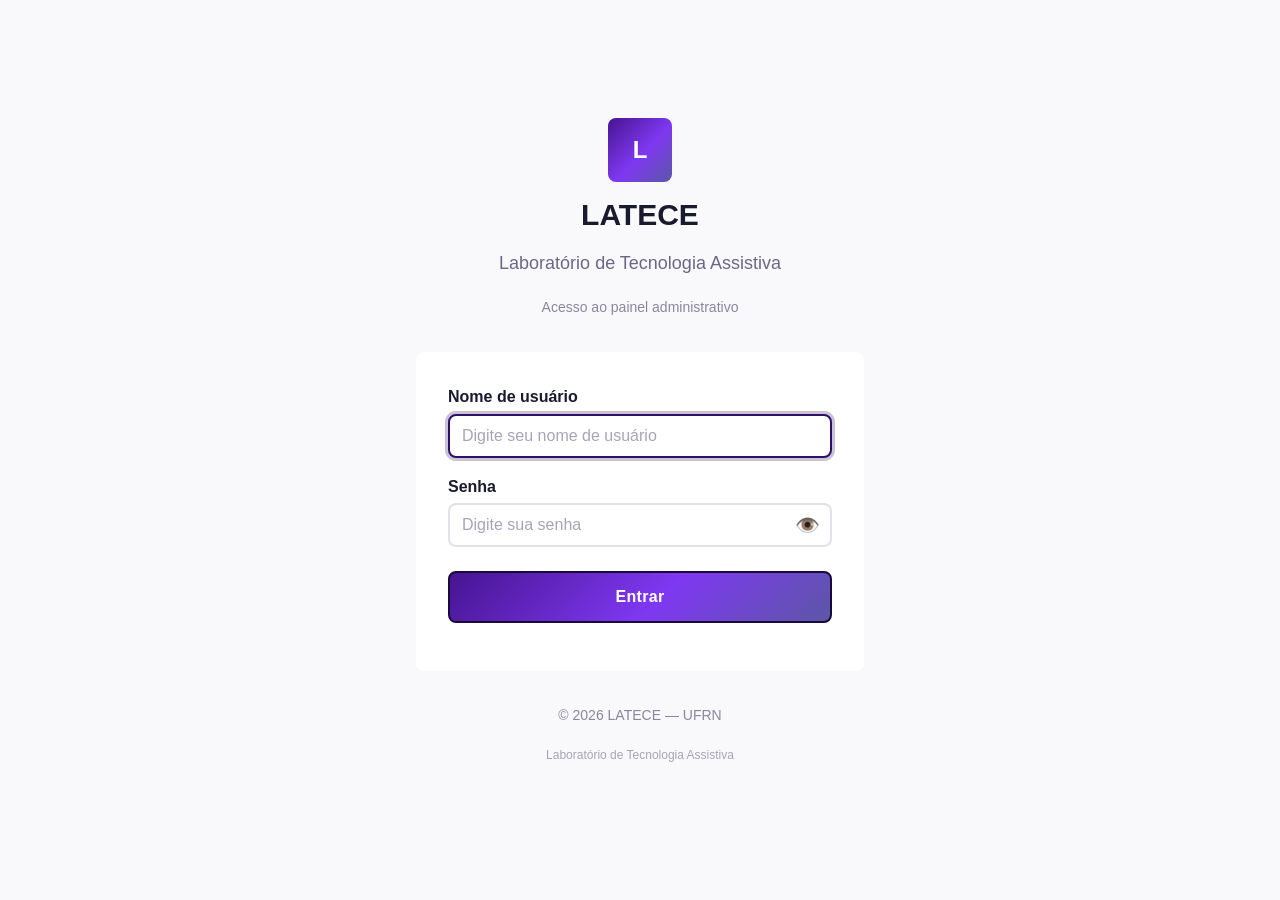
<file: login.html>
<!DOCTYPE html>
<html lang="pt-BR">
<head>
  <meta charset="UTF-8">
  <meta name="viewport" content="width=device-width, initial-scale=1.0">
  <title>Login — LATECE Admin</title>
  <meta name="description" content="Acesso ao painel administrativo do Portal LATECE.">
  <link rel="icon" type="image/x-icon" href="./assets/images/logos/favicon.ico">
  
  <!-- CSS base -->
  <link rel="stylesheet" href="./css/variables.css">
  <link rel="stylesheet" href="./css/reset.css">
  <link rel="stylesheet" href="./css/base.css">
  <link rel="stylesheet" href="./css/layout.css">
  <link rel="stylesheet" href="./css/utilities.css">
  <link rel="stylesheet" href="./css/components.css">
  <link rel="stylesheet" href="./css/accessibility.css">
  <link rel="stylesheet" href="./css/admin.css">

  <script src="./js/path.js"></script>

</head>
<body>

  <a href="#login-form" class="skip-link">Pular para o formulário de login</a>

  <div class="login-page" style="display:flex;align-items:center;justify-content:center;min-height:100vh;background:var(--color-gray-50);padding:var(--spacing-lg);">

    <div class="login-container" style="width:100%;max-width:28rem;">

      <header class="login-header" style="text-align:center;margin-bottom:var(--spacing-xl);">
        <div style="display:flex;align-items:center;justify-content:center;width:4rem;height:4rem;background:var(--color-primary-gradient);border-radius:var(--radius-md);margin:0 auto var(--spacing-md);">
          <span style="color:var(--color-white);font-weight:bold;font-size:1.5rem;">L</span>
        </div>
        <h1 style="font-size:1.875rem;font-weight:800;color:var(--color-gray-900);">LATECE</h1>
        <p style="font-size:1.125rem;color:var(--color-gray-600);">Laboratório de Tecnologia Assistiva</p>
        <p style="margin-top:var(--spacing-sm);font-size:0.875rem;color:var(--color-gray-500);">Acesso ao painel administrativo</p>
      </header>

      <div class="login-form" style="background:var(--color-white);padding:var(--spacing-xl);border-radius:var(--radius-md);box-shadow:var(--shadow-lg);">

        <form id="login-form" novalidate>
          <div class="form-group">
            <label for="username" class="form-label" data-i18n="auth.username">Nome de usuário</label>
            <input type="text" id="username" class="form-control" placeholder="Digite seu nome de usuário" data-i18n-placeholder="auth.usernamePlaceholder" required autofocus>
            <div class="error-message" id="username-error" style="color:var(--color-terracotta);font-size:0.875rem;margin-top:var(--spacing-xs);display:none;"></div>
          </div>

          <div class="form-group">
            <label for="password" class="form-label" data-i18n="auth.password">Senha</label>
            <div style="position:relative;">
              <input type="password" id="password" class="form-control" placeholder="Digite sua senha" data-i18n-placeholder="auth.passwordPlaceholder" required>
              <button type="button" id="password-toggle" style="position:absolute;right:0.75rem;top:50%;transform:translateY(-50%);background:none;border:none;cursor:pointer;color:var(--color-gray-400);padding:0;font-size:1.25rem;" aria-label="Mostrar senha">👁️</button>
            </div>
            <div class="error-message" id="password-error" style="color:var(--color-terracotta);font-size:0.875rem;margin-top:var(--spacing-xs);display:none;"></div>
          </div>

          <div class="form-group" style="margin-top:var(--spacing-lg);">
            <button type="submit" class="btn btn-primary" style="width:100%;padding:0.75rem;font-size:1rem;" data-i18n="auth.login">Entrar</button>
          </div>

          <div id="login-error" class="error-box" style="display:none;padding:var(--spacing-md);border:1px solid var(--color-terracotta);border-radius:var(--radius-md);background:#fef2f2;color:var(--color-terracotta);font-size:0.875rem;margin-top:var(--spacing-md);">
            <span id="login-error-text"></span>
          </div>
        </form>

        <div id="loading-overlay" style="display:none;text-align:center;padding:var(--spacing-md);color:var(--color-gray-500);">
          <div class="loading-spinner" style="margin:0 auto var(--spacing-sm);"></div>
          <p data-i18n="auth.loggingIn">Entrando...</p>
        </div>

      </div>

      <footer class="login-footer" style="text-align:center;margin-top:var(--spacing-xl);">
        <p style="font-size:0.875rem;color:var(--color-gray-500);">&copy; 2026 LATECE — UFRN</p>
        <p style="font-size:0.75rem;color:var(--color-gray-400);">Laboratório de Tecnologia Assistiva</p>
      </footer>

    </div>
  </div>

  <script type="module" src="./js/auth.js"></script>
  <script type="module" src="./js/i18n.js"></script>
  <script type="module">
    import { login, isAuthenticated } from './js/auth.js';
    import { t } from './js/i18n.js';

    const form = document.getElementById('login-form');
    const usernameInput = document.getElementById('username');
    const passwordInput = document.getElementById('password');
    const usernameError = document.getElementById('username-error');
    const passwordError = document.getElementById('password-error');
    const loginError = document.getElementById('login-error');
    const loginErrorText = document.getElementById('login-error-text');
    const loadingOverlay = document.getElementById('loading-overlay');
    const submitBtn = form.querySelector('button[type="submit"]');
    const toggleBtn = document.getElementById('password-toggle');

    // Toggle password visibility
    toggleBtn.addEventListener('click', () => {
      const isPassword = passwordInput.type === 'password';
      passwordInput.type = isPassword ? 'text' : 'password';
      toggleBtn.textContent = isPassword ? '🙈' : '👁️';
      toggleBtn.setAttribute('aria-label', isPassword ? 'Ocultar senha' : 'Mostrar senha');
    });

    // Redirecionar se já estiver logado
    if (isAuthenticated()) {
      window.location.href = './admin/';
    }

    // Limpar erros ao digitar
    usernameInput.addEventListener('input', () => {
      usernameError.style.display = 'none';
      loginError.style.display = 'none';
    });
    passwordInput.addEventListener('input', () => {
      passwordError.style.display = 'none';
      loginError.style.display = 'none';
    });

    form.addEventListener('submit', async (e) => {
      e.preventDefault();

      // Limpar erros anteriores
      usernameError.style.display = 'none';
      passwordError.style.display = 'none';
      loginError.style.display = 'none';

      const username = usernameInput.value.trim();
      const password = passwordInput.value;

      // Validação
      let isValid = true;
      if (!username || username.length < 3) {
        usernameError.textContent = 'Informe o usuário ou e-mail válido.';
        usernameError.style.display = 'block';
        isValid = false;
      }
      if (!password || password.length < 6) {
        passwordError.textContent = 'A senha deve ter pelo menos 6 caracteres.';
        passwordError.style.display = 'block';
        isValid = false;
      }
      if (!isValid) return;

      // Mostrar loading
      form.style.display = 'none';
      loadingOverlay.style.display = 'block';
      submitBtn.disabled = true;

      try {
        const result = await login(username, password);
        if (result.success) {
          window.location.href = './admin/';
        } else {
          loginErrorText.textContent = result.error || 'Usuário ou senha inválidos.';
          loginError.style.display = 'block';
          form.style.display = 'block';
          loadingOverlay.style.display = 'none';
          submitBtn.disabled = false;
        }
      } catch (err) {
        loginErrorText.textContent = 'Erro ao conectar ao servidor. Tente novamente.';
        loginError.style.display = 'block';
        form.style.display = 'block';
        loadingOverlay.style.display = 'none';
        submitBtn.disabled = false;
        console.error('Login error:', err);
      }
    });
  </script>

</body>
</html>
</file>
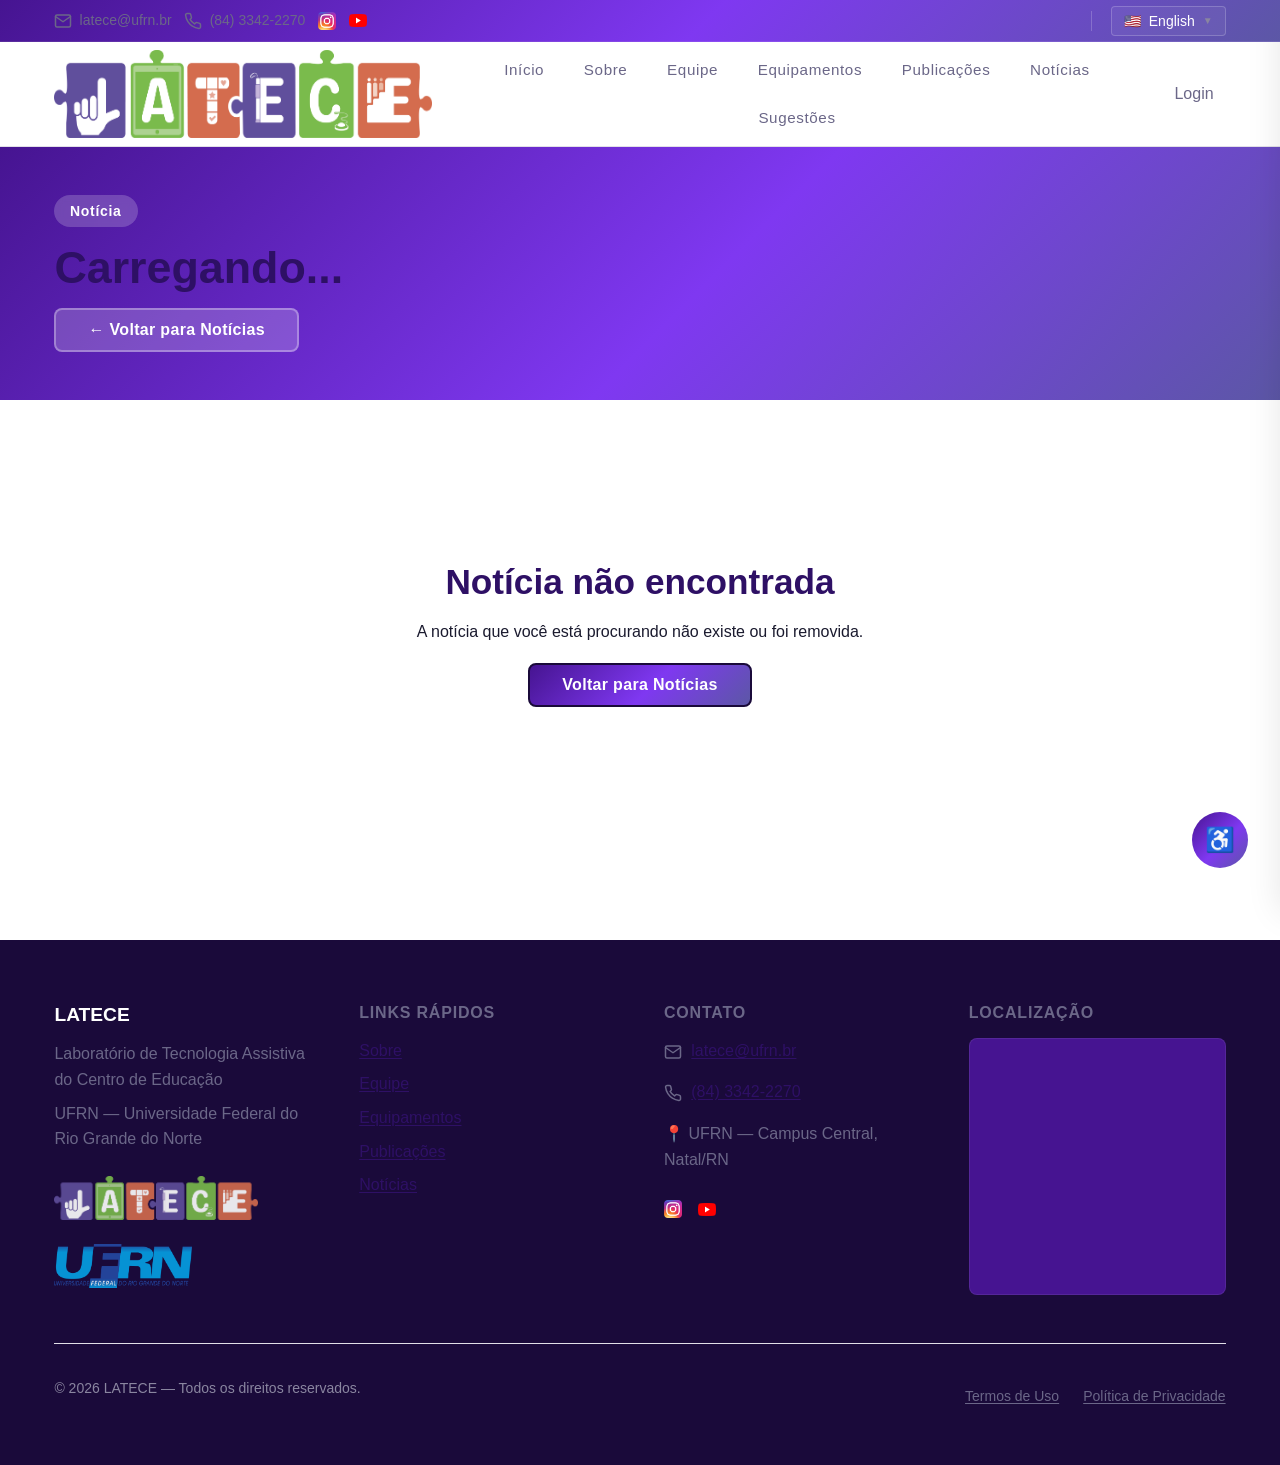
<file: news-detail.html>
<!DOCTYPE html>
<html lang="pt-BR">
<head>
  <meta charset="UTF-8">
  <meta name="viewport" content="width=device-width, initial-scale=1.0">
  <title>Notícia — LATECE — Laboratório de Tecnologia Assistiva UFRN</title>
  <meta name="description" content="Detalhe completo da notícia do Laboratório de Tecnologia Assistiva (LATECE) da UFRN.">
  <link rel="icon" type="image/x-icon" href="./assets/images/logos/favicon.ico">

  <!-- Preconnect -->
  <link rel="preconnect" href="https://fonts.googleapis.com">
  <link rel="preconnect" href="https://fonts.gstatic.com" crossorigin>
  <link rel="preconnect" href="https://vlibras.gov.br">

  <!-- CSS -->
  <link rel="stylesheet" href="./css/variables.css">
  <link rel="stylesheet" href="./css/reset.css">
  <link rel="stylesheet" href="./css/base.css">
  <link rel="stylesheet" href="./css/layout.css">
  <link rel="stylesheet" href="./css/utilities.css">
  <link rel="stylesheet" href="./css/components.css">
  <link rel="stylesheet" href="./css/accessibility.css">

  <!-- Open Graph (dinâmico via JS, mas com fallback) -->
  <meta property="og:type" content="article">
  <meta property="og:url" content="https://latece.ufrn.br/news-detail.html">
  <meta property="og:title" content="Notícia — LATECE">
  <meta property="og:description" content="Detalhe da notícia do Laboratório de Tecnologia Assistiva da UFRN.">
  <meta property="og:image" content="https://latece.ufrn.br/assets/images/logos/og-image.jpg">

  <meta name="twitter:card" content="summary_large_image">
  <meta name="twitter:title" content="Notícia — LATECE">
  <meta name="twitter:description" content="Detalhe da notícia do LATECE.">
  <meta name="twitter:image" content="https://latece.ufrn.br/assets/images/logos/og-image.jpg">

  <link rel="canonical" href="https://latece.ufrn.br/news-detail.html">

  <!-- Carrega path.js antes dos módulos -->
  <script src="./js/path.js"></script>
</head>
<body>

  <a href="#main-content" class="skip-link">Pular para o conteúdo</a>

  <div id="app">
    <header id="main-header"></header>

    <main id="main-content">

      <!-- ===== HEADER DA NOTÍCIA (visual) ===== -->
      <section class="page-header" style="padding: var(--space-8) 0; background: var(--color-primary-gradient); color: var(--color-white);">
        <div class="container">
          <div class="page-header-content" data-aos="fade-up" data-aos-delay="100">
            <div class="hero-badge" style="background: rgba(255,255,255,0.2); color: white; border: none;">Notícia</div>
            <h1 class="page-header-title" style="font-size: var(--font-size-h1); font-weight: var(--font-extrabold); margin: var(--space-2) 0;">
              <span id="news-detail-title">Carregando...</span>
            </h1>
            <p class="page-header-subtitle" style="font-size: var(--font-size-body-lg); opacity: 0.85;" id="news-detail-date"></p>
            <div class="page-header-actions" style="margin-top: var(--space-4);">
              <a href="./news.html" class="btn btn-secondary" style="background: rgba(255,255,255,0.2); color: white; border-color: rgba(255,255,255,0.3);">← Voltar para Notícias</a>
            </div>
          </div>
        </div>
      </section>

      <!-- Article Container -->
      <section class="news-detail-section" style="padding: clamp(2rem, 4vw, 4rem) 0; min-height: 60vh;">
        <div class="container">
          <div id="news-detail-container" class="news-detail-content" style="max-width: 800px; margin: 0 auto; border-radius: var(--radius-lg); padding: clamp(2rem, 4vw, 3rem);">
            <!-- Loading -->
            <div class="loading-container">
              <div class="loading-spinner"></div>
              <p data-i18n="news.loading">Carregando notícia...</p>
            </div>
          </div>
        </div>
      </section>

    </main>

    <footer id="main-footer"></footer>
  </div>

  <script type="module" src="./js/main.js"></script>
</body>
</html>
</file>
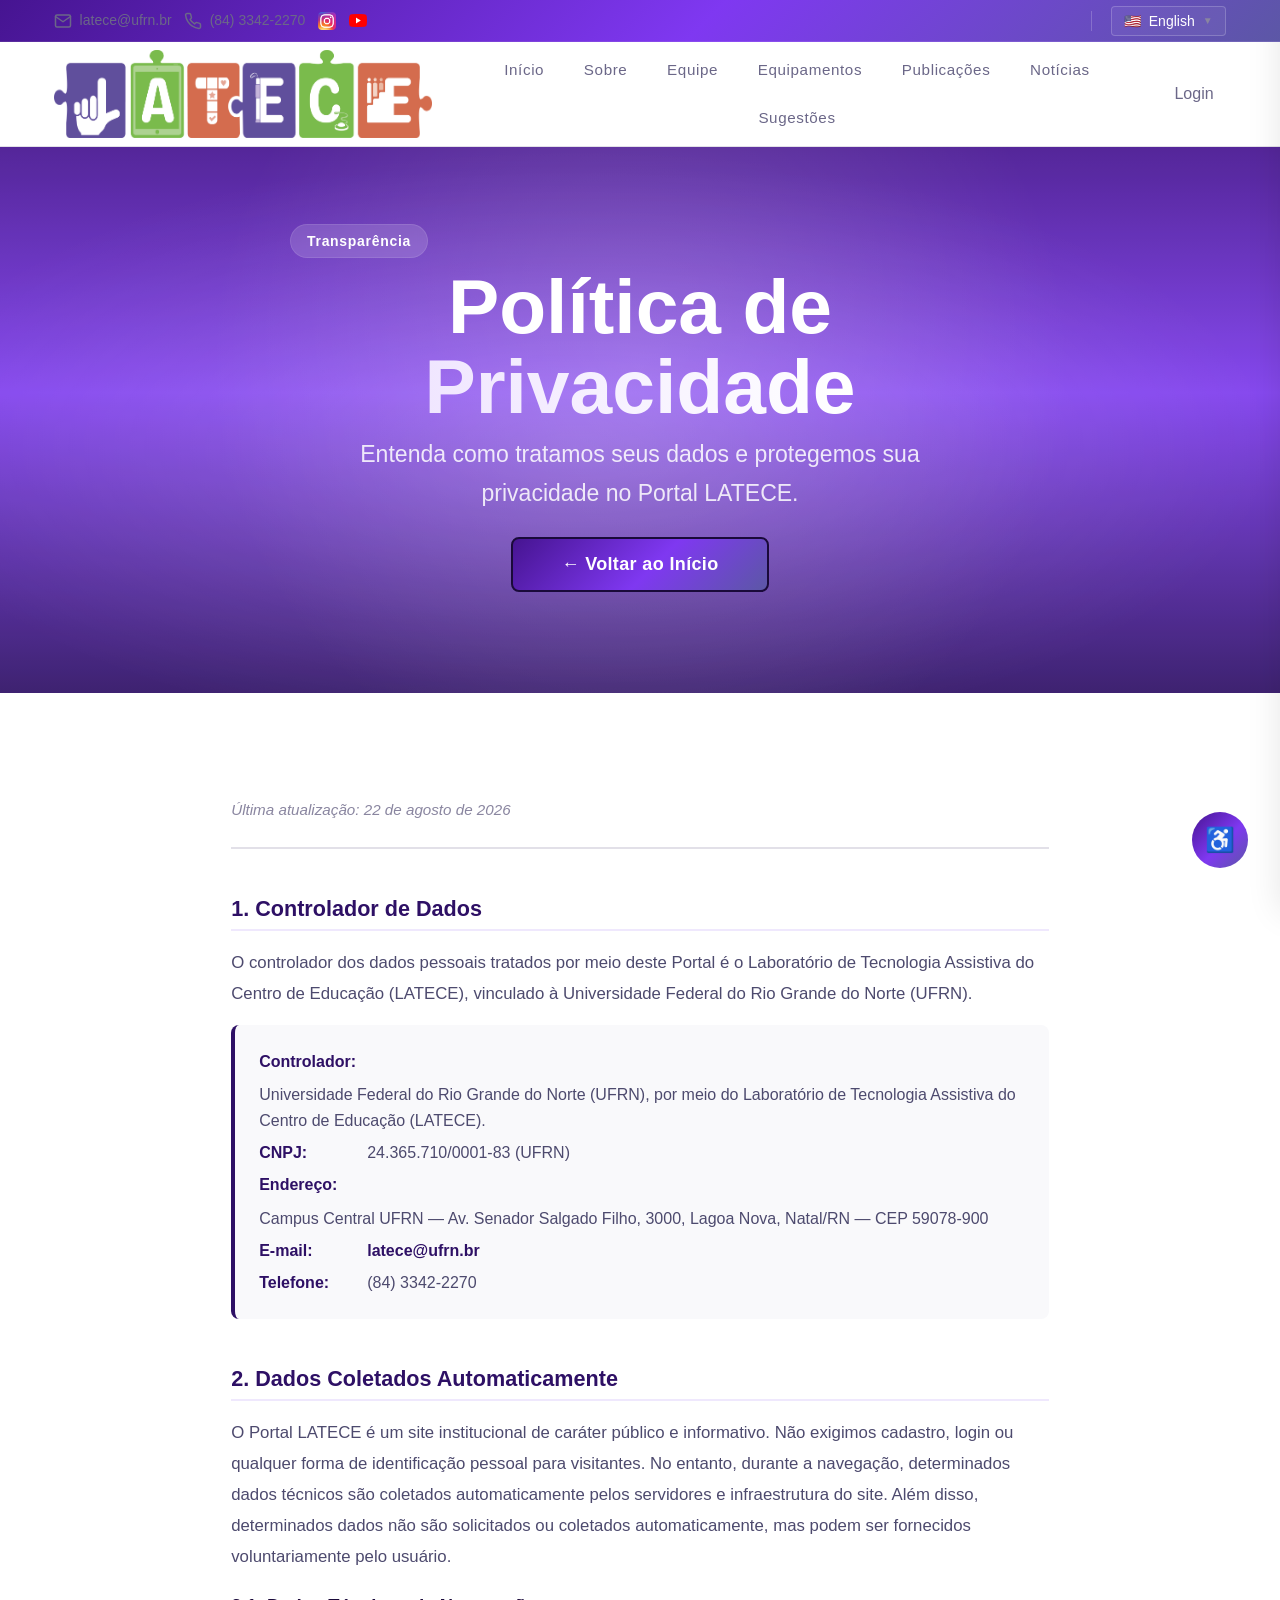
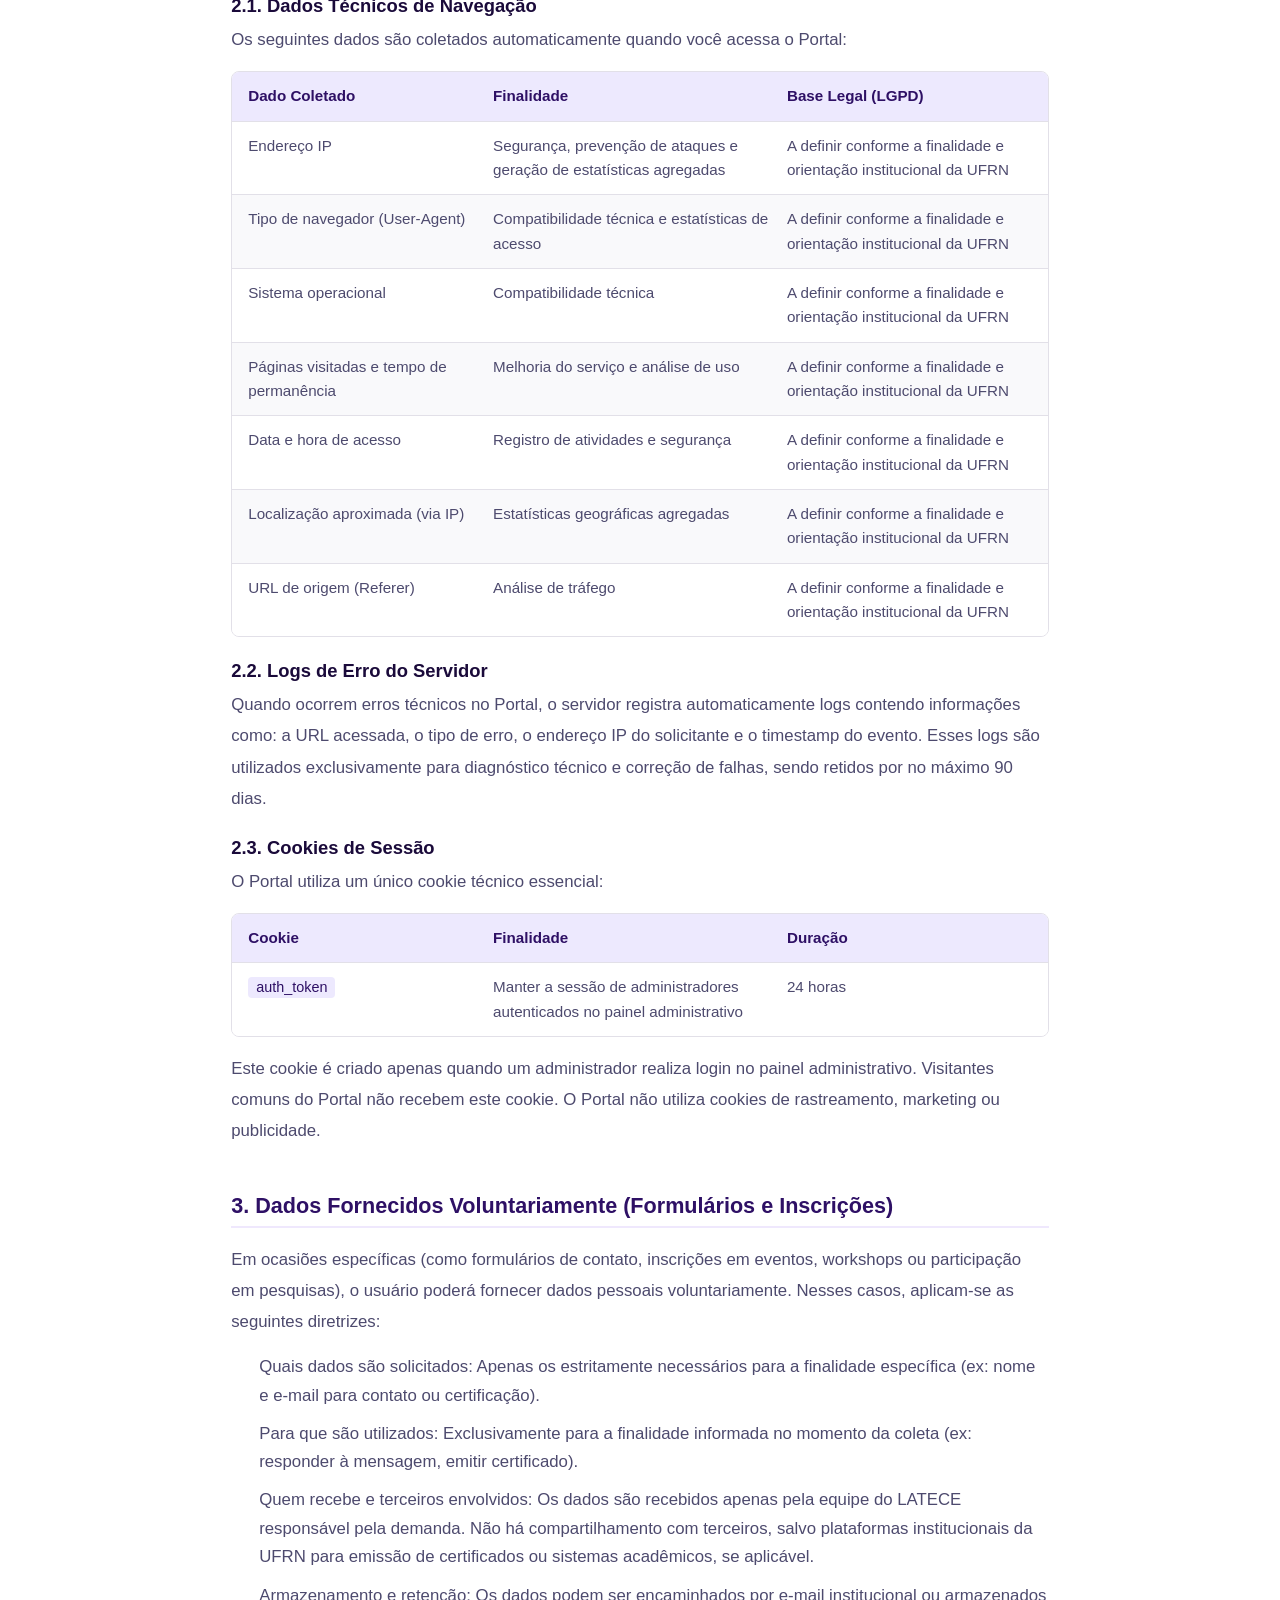
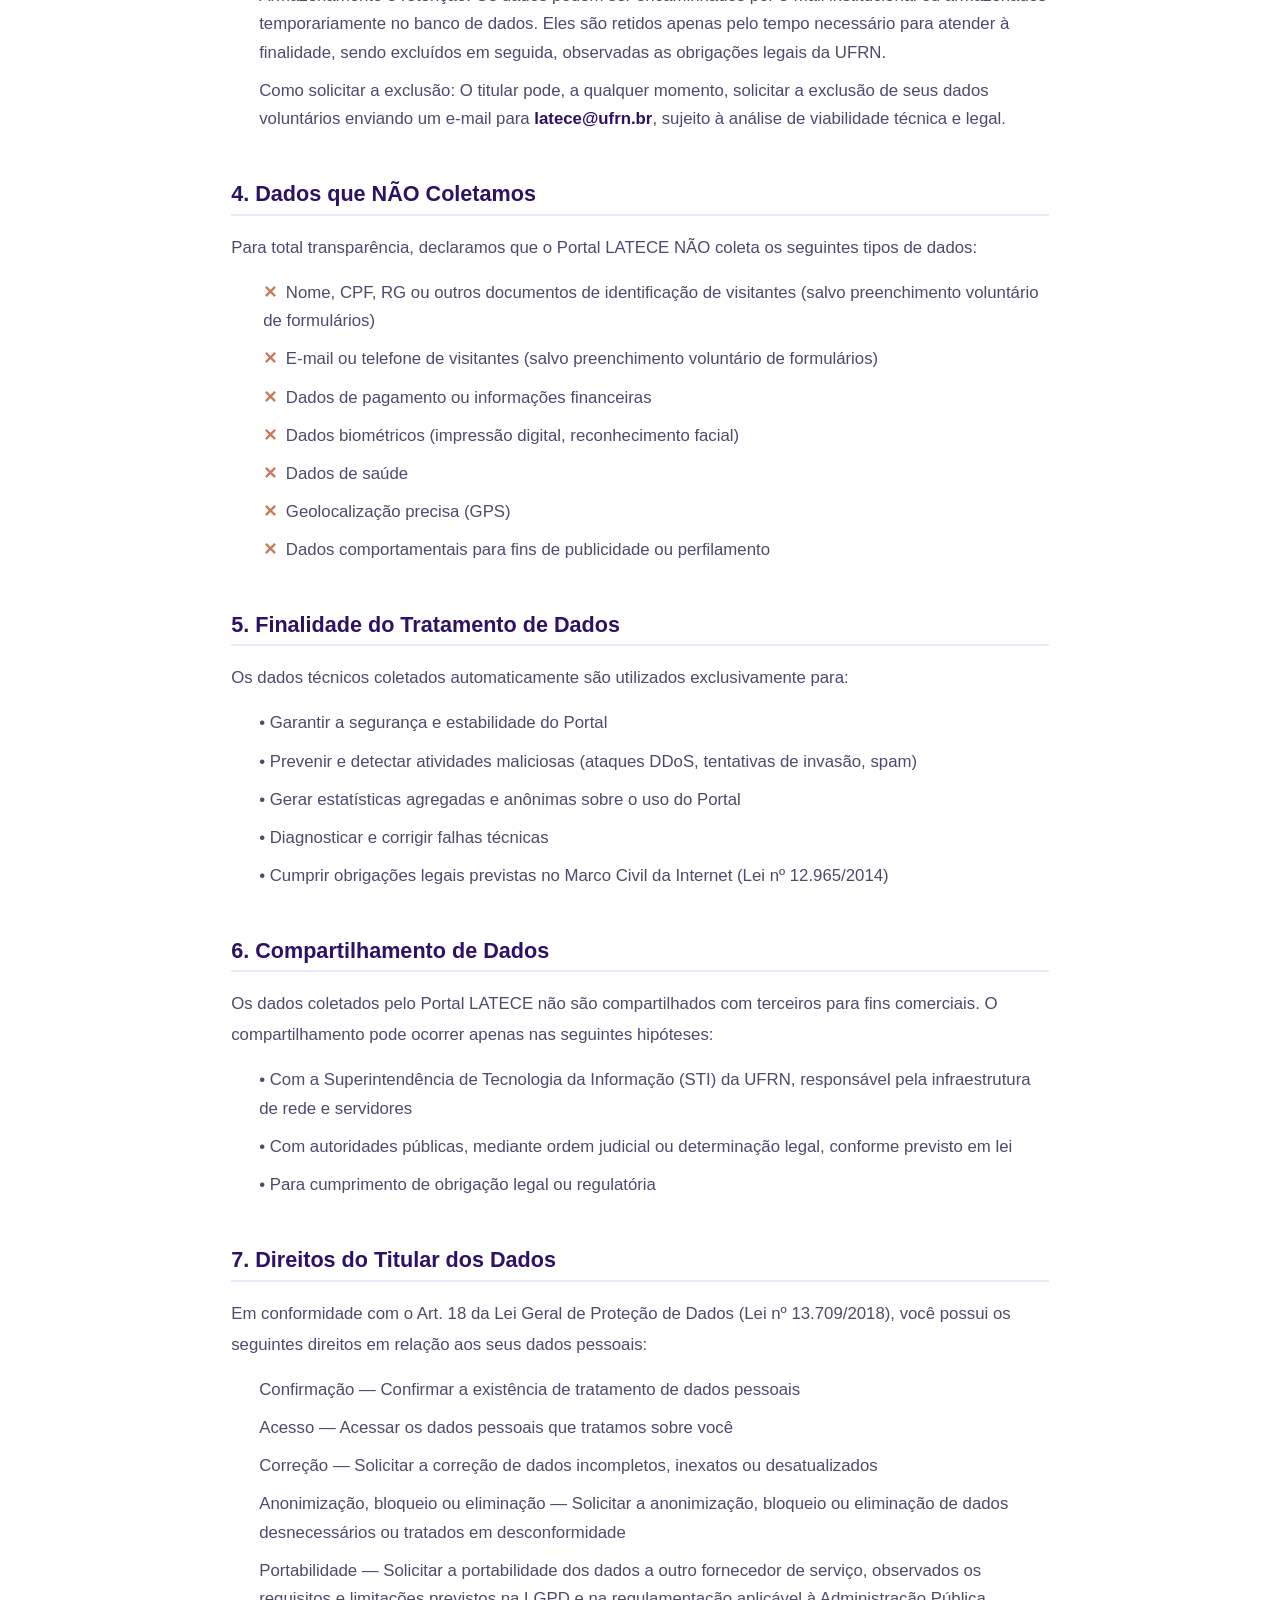
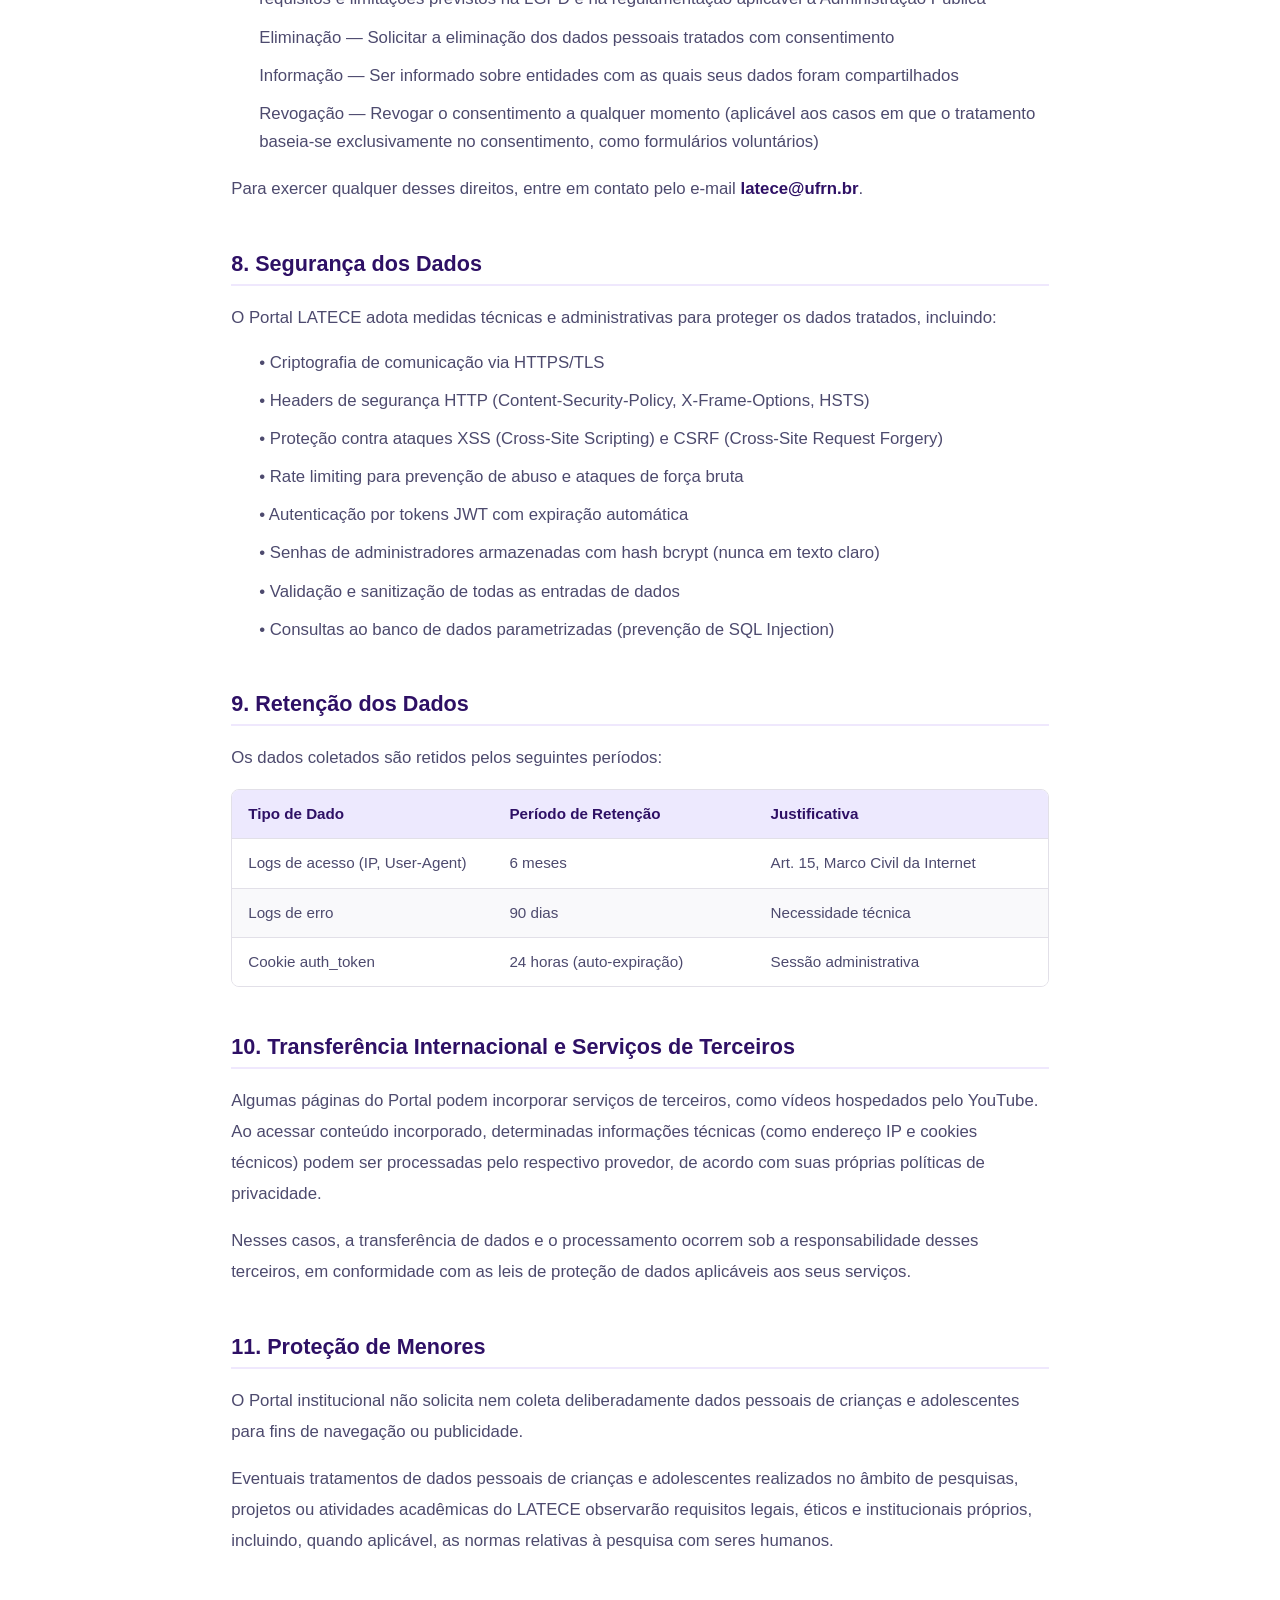
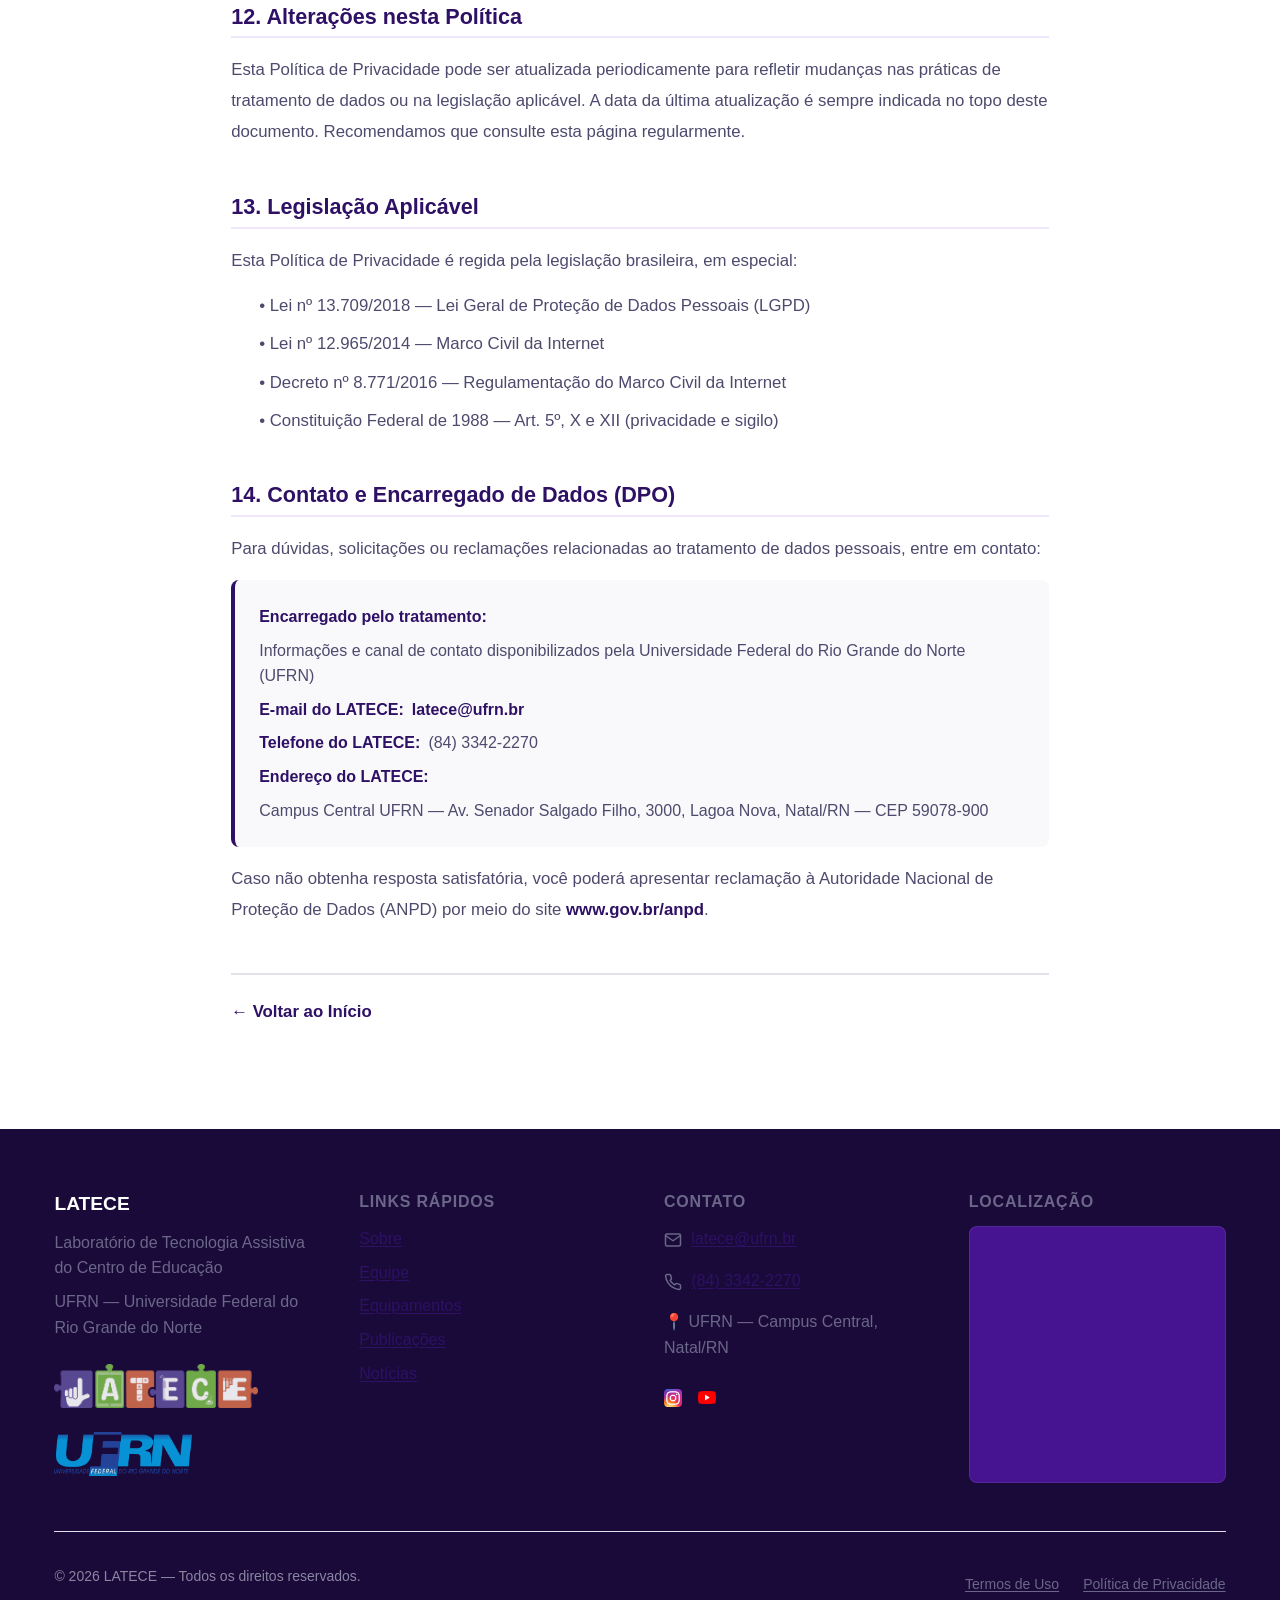
<file: politica-de-privacidade.html>
<!DOCTYPE html>
<html lang="pt-BR">
<head>
  <meta charset="UTF-8">
  <meta name="viewport" content="width=device-width, initial-scale=1.0">
  <title>Política de Privacidade — LATECE — Proteção de Dados</title>
  <meta name="description" content="Política de privacidade do Portal do Laboratório de Tecnologia Assistiva (LATECE) da UFRN. Transparência sobre o tratamento de dados.">
  <link rel="icon" type="image/x-icon" href="./assets/images/logos/favicon.ico">

  <link rel="preconnect" href="https://fonts.googleapis.com">
  <link rel="preconnect" href="https://fonts.gstatic.com" crossorigin>
  <link rel="preconnect" href="https://vlibras.gov.br">

  <!-- CSS -->
  <link rel="stylesheet" href="./css/variables.css">
  <link rel="stylesheet" href="./css/reset.css">
  <link rel="stylesheet" href="./css/base.css">
  <link rel="stylesheet" href="./css/layout.css">
  <link rel="stylesheet" href="./css/utilities.css">
  <link rel="stylesheet" href="./css/components.css">
  <link rel="stylesheet" href="./css/accessibility.css">

  <meta property="og:type" content="website">
  <meta property="og:url" content="https://latece.ufrn.br/politica-de-privacidade.html">
  <meta property="og:title" content="Política de Privacidade — LATECE — Proteção de Dados">
  <meta property="og:description" content="Transparência sobre como tratamos seus dados no Portal LATECE da UFRN.">
  <meta property="og:image" content="https://latece.ufrn.br/assets/images/logos/og-image.jpg">

  <meta name="twitter:card" content="summary_large_image">
  <meta name="twitter:title" content="Política de Privacidade — LATECE">
  <meta name="twitter:description" content="Transparência sobre o tratamento de dados no Portal LATECE.">
  <meta name="twitter:image" content="https://latece.ufrn.br/assets/images/logos/og-image.jpg">

  <link rel="canonical" href="https://latece.ufrn.br/politica-de-privacidade.html">

  <script src="./js/path.js"></script>

</head>
<body>

  <a href="#main-content" class="skip-link">Pular para o conteúdo</a>

  <div id="app">
    <header id="main-header"></header>

    <main id="main-content">

      <!-- ===== HERO (simplificado) ===== -->
      <section class="hero hero-simplified" aria-label="Política de Privacidade">
        <div class="container">
          <div class="hero-grid hero-grid-centered">
            <div class="hero-content" data-aos="fade-up" data-aos-delay="100">
              <div class="hero-badge">Transparência</div>
              <h1 class="hero-title">
                Política de<br>
                <span class="hero-highlight">Privacidade</span>
              </h1>
              <p class="hero-subtitle">Entenda como tratamos seus dados e protegemos sua privacidade no Portal LATECE.</p>
              <div class="hero-actions">
                <a href="./" class="btn btn-primary btn-lg">← Voltar ao Início</a>
              </div>
            </div>
          </div>
        </div>
      </section>

      <!-- Conteúdo da política (mantido) -->
      <section class="legal-section" style="padding: clamp(2rem, 4vw, 4rem) 0;">
        <div class="container">
          <div class="legal-content" style="max-width: 920px; margin: 0 auto; border-radius: var(--radius-lg); padding: clamp(2rem, 4vw, 3.5rem);">

            <p style="font-size: 0.95rem; color: var(--color-gray-500); font-style: italic; margin-bottom: var(--spacing-2xl); padding-bottom: var(--spacing-lg); border-bottom: 2px solid var(--color-gray-200);">Última atualização: 22 de agosto de 2026</p>

            <!-- 1. Controlador de Dados -->
            <section style="margin-bottom: var(--spacing-2xl);">
              <h2 style="font-size: 1.35rem; font-weight: 700; color: var(--color-primary); margin-bottom: var(--spacing-md); padding-bottom: var(--spacing-sm); border-bottom: 2px solid rgba(126, 64, 233, 0.12);">1. Controlador de Dados</h2>
              <p style="font-size: 1.05rem; line-height: 1.85; color: var(--color-gray-700);">O controlador dos dados pessoais tratados por meio deste Portal é o Laboratório de Tecnologia Assistiva do Centro de Educação (LATECE), vinculado à Universidade Federal do Rio Grande do Norte (UFRN).</p>
              <div style="margin-top: var(--spacing-md); padding: var(--spacing-lg); background: var(--color-gray-50); border-radius: var(--radius-md); border-left: 4px solid var(--color-primary);">
                <div style="display: flex; gap: 0.5rem; margin-bottom: 0.4rem; flex-wrap: wrap; font-size: 1rem; color: var(--color-gray-700);"><span style="font-weight: 600; color: var(--color-primary); min-width: 100px;">Controlador:</span> Universidade Federal do Rio Grande do Norte (UFRN), por meio do Laboratório de Tecnologia Assistiva do Centro de Educação (LATECE).</div>
                <div style="display: flex; gap: 0.5rem; margin-bottom: 0.4rem; flex-wrap: wrap; font-size: 1rem; color: var(--color-gray-700);"><span style="font-weight: 600; color: var(--color-primary); min-width: 100px;">CNPJ:</span> 24.365.710/0001-83 (UFRN)</div>
                <div style="display: flex; gap: 0.5rem; margin-bottom: 0.4rem; flex-wrap: wrap; font-size: 1rem; color: var(--color-gray-700);"><span style="font-weight: 600; color: var(--color-primary); min-width: 100px;">Endereço:</span> Campus Central UFRN — Av. Senador Salgado Filho, 3000, Lagoa Nova, Natal/RN — CEP 59078-900</div>
                <div style="display: flex; gap: 0.5rem; margin-bottom: 0.4rem; flex-wrap: wrap; font-size: 1rem; color: var(--color-gray-700);"><span style="font-weight: 600; color: var(--color-primary); min-width: 100px;">E-mail:</span> <a href="mailto:latece@ufrn.br" style="color: var(--color-primary); font-weight: 600;">latece@ufrn.br</a></div>
                <div style="display: flex; gap: 0.5rem; flex-wrap: wrap; font-size: 1rem; color: var(--color-gray-700);"><span style="font-weight: 600; color: var(--color-primary); min-width: 100px;">Telefone:</span> (84) 3342-2270</div>
              </div>
            </section>

            <!-- 2. Dados Coletados Automaticamente -->
            <section style="margin-bottom: var(--spacing-2xl);">
              <h2 style="font-size: 1.35rem; font-weight: 700; color: var(--color-primary); margin-bottom: var(--spacing-md); padding-bottom: var(--spacing-sm); border-bottom: 2px solid rgba(126, 64, 233, 0.12);">2. Dados Coletados Automaticamente</h2>
              <p style="font-size: 1.05rem; line-height: 1.85; color: var(--color-gray-700);">O Portal LATECE é um site institucional de caráter público e informativo. <strong>Não exigimos cadastro, login ou qualquer forma de identificação pessoal para visitantes.</strong> No entanto, durante a navegação, determinados dados técnicos são coletados automaticamente pelos servidores e infraestrutura do site. Além disso, determinados dados não são solicitados ou coletados automaticamente, mas podem ser fornecidos voluntariamente pelo usuário.</p>
              <h3 style="font-size: 1.15rem; font-weight: 600; color: var(--color-primary-dark); margin-top: var(--spacing-lg); margin-bottom: var(--spacing-sm);">2.1. Dados Técnicos de Navegação</h3>
              <p style="font-size: 1.05rem; line-height: 1.85; color: var(--color-gray-700);">Os seguintes dados são coletados automaticamente quando você acessa o Portal:</p>
              <div style="margin: var(--spacing-md) 0 var(--spacing-lg); border-radius: var(--radius-md); overflow: hidden; border: 1px solid var(--color-gray-200);">
                <div style="display: grid; grid-template-columns: 1fr 1.2fr 1fr; gap: 0; background: var(--color-purple-50); font-weight: 700; color: var(--color-primary); padding: 0.75rem 1rem; font-size: 0.95rem;">
                  <span>Dado Coletado</span>
                  <span>Finalidade</span>
                  <span>Base Legal (LGPD)</span>
                </div>
                <div style="display: grid; grid-template-columns: 1fr 1.2fr 1fr; gap: 0; border-top: 1px solid var(--color-gray-200); background: var(--color-white); padding: 0.75rem 1rem; font-size: 0.95rem; color: var(--color-gray-700);"><span>Endereço IP</span><span>Segurança, prevenção de ataques e geração de estatísticas agregadas</span><span>A definir conforme a finalidade e orientação institucional da UFRN</span></div>
                <div style="display: grid; grid-template-columns: 1fr 1.2fr 1fr; gap: 0; border-top: 1px solid var(--color-gray-200); background: var(--color-gray-50); padding: 0.75rem 1rem; font-size: 0.95rem; color: var(--color-gray-700);"><span>Tipo de navegador (User-Agent)</span><span>Compatibilidade técnica e estatísticas de acesso</span><span>A definir conforme a finalidade e orientação institucional da UFRN</span></div>
                <div style="display: grid; grid-template-columns: 1fr 1.2fr 1fr; gap: 0; border-top: 1px solid var(--color-gray-200); background: var(--color-white); padding: 0.75rem 1rem; font-size: 0.95rem; color: var(--color-gray-700);"><span>Sistema operacional</span><span>Compatibilidade técnica</span><span>A definir conforme a finalidade e orientação institucional da UFRN</span></div>
                <div style="display: grid; grid-template-columns: 1fr 1.2fr 1fr; gap: 0; border-top: 1px solid var(--color-gray-200); background: var(--color-gray-50); padding: 0.75rem 1rem; font-size: 0.95rem; color: var(--color-gray-700);"><span>Páginas visitadas e tempo de permanência</span><span>Melhoria do serviço e análise de uso</span><span>A definir conforme a finalidade e orientação institucional da UFRN</span></div>
                <div style="display: grid; grid-template-columns: 1fr 1.2fr 1fr; gap: 0; border-top: 1px solid var(--color-gray-200); background: var(--color-white); padding: 0.75rem 1rem; font-size: 0.95rem; color: var(--color-gray-700);"><span>Data e hora de acesso</span><span>Registro de atividades e segurança</span><span>A definir conforme a finalidade e orientação institucional da UFRN</span></div>
                <div style="display: grid; grid-template-columns: 1fr 1.2fr 1fr; gap: 0; border-top: 1px solid var(--color-gray-200); background: var(--color-gray-50); padding: 0.75rem 1rem; font-size: 0.95rem; color: var(--color-gray-700);"><span>Localização aproximada (via IP)</span><span>Estatísticas geográficas agregadas</span><span>A definir conforme a finalidade e orientação institucional da UFRN</span></div>
                <div style="display: grid; grid-template-columns: 1fr 1.2fr 1fr; gap: 0; border-top: 1px solid var(--color-gray-200); background: var(--color-white); padding: 0.75rem 1rem; font-size: 0.95rem; color: var(--color-gray-700);"><span>URL de origem (Referer)</span><span>Análise de tráfego</span><span>A definir conforme a finalidade e orientação institucional da UFRN</span></div>
              </div>
              <h3 style="font-size: 1.15rem; font-weight: 600; color: var(--color-primary-dark); margin-top: var(--spacing-lg); margin-bottom: var(--spacing-sm);">2.2. Logs de Erro do Servidor</h3>
              <p style="font-size: 1.05rem; line-height: 1.85; color: var(--color-gray-700);">Quando ocorrem erros técnicos no Portal, o servidor registra automaticamente logs contendo informações como: a URL acessada, o tipo de erro, o endereço IP do solicitante e o timestamp do evento. Esses logs são utilizados exclusivamente para diagnóstico técnico e correção de falhas, sendo retidos por no máximo 90 dias.</p>
              <h3 style="font-size: 1.15rem; font-weight: 600; color: var(--color-primary-dark); margin-top: var(--spacing-lg); margin-bottom: var(--spacing-sm);">2.3. Cookies de Sessão</h3>
              <p style="font-size: 1.05rem; line-height: 1.85; color: var(--color-gray-700);">O Portal utiliza um único cookie técnico essencial:</p>
              <div style="margin: var(--spacing-md) 0; border-radius: var(--radius-md); overflow: hidden; border: 1px solid var(--color-gray-200);">
                <div style="display: grid; grid-template-columns: 1fr 1.2fr 1fr; gap: 0; background: var(--color-purple-50); font-weight: 700; color: var(--color-primary); padding: 0.75rem 1rem; font-size: 0.95rem;">
                  <span>Cookie</span>
                  <span>Finalidade</span>
                  <span>Duração</span>
                </div>
                <div style="display: grid; grid-template-columns: 1fr 1.2fr 1fr; gap: 0; border-top: 1px solid var(--color-gray-200); background: var(--color-white); padding: 0.75rem 1rem; font-size: 0.95rem; color: var(--color-gray-700);"><span><code style="background: var(--color-purple-50); padding: 0.15rem 0.5rem; border-radius: 4px; font-size: 0.9rem; color: var(--color-primary);">auth_token</code></span><span>Manter a sessão de administradores autenticados no painel administrativo</span><span>24 horas</span></div>
              </div>
              <p style="font-size: 1.05rem; line-height: 1.85; color: var(--color-gray-700);">Este cookie é criado apenas quando um administrador realiza login no painel administrativo. Visitantes comuns do Portal não recebem este cookie. O Portal <strong>não utiliza cookies de rastreamento, marketing ou publicidade.</strong></p>
            </section>

            <!-- 3. Dados Fornecidos Voluntariamente -->
            <section style="margin-bottom: var(--spacing-2xl);">
              <h2 style="font-size: 1.35rem; font-weight: 700; color: var(--color-primary); margin-bottom: var(--spacing-md); padding-bottom: var(--spacing-sm); border-bottom: 2px solid rgba(126, 64, 233, 0.12);">3. Dados Fornecidos Voluntariamente (Formulários e Inscrições)</h2>
              <p style="font-size: 1.05rem; line-height: 1.85; color: var(--color-gray-700);">Em ocasiões específicas (como formulários de contato, inscrições em eventos, workshops ou participação em pesquisas), o usuário poderá fornecer dados pessoais voluntariamente. Nesses casos, aplicam-se as seguintes diretrizes:</p>
              <ul style="list-style: none; padding: 0; margin: var(--spacing-md) 0;">
                <li style="position: relative; padding-left: 1.75rem; margin-bottom: 0.6rem; font-size: 1.05rem; line-height: 1.7; color: var(--color-gray-700);"><strong>Quais dados são solicitados:</strong> Apenas os estritamente necessários para a finalidade específica (ex: nome e e-mail para contato ou certificação).</li>
                <li style="position: relative; padding-left: 1.75rem; margin-bottom: 0.6rem; font-size: 1.05rem; line-height: 1.7; color: var(--color-gray-700);"><strong>Para que são utilizados:</strong> Exclusivamente para a finalidade informada no momento da coleta (ex: responder à mensagem, emitir certificado).</li>
                <li style="position: relative; padding-left: 1.75rem; margin-bottom: 0.6rem; font-size: 1.05rem; line-height: 1.7; color: var(--color-gray-700);"><strong>Quem recebe e terceiros envolvidos:</strong> Os dados são recebidos apenas pela equipe do LATECE responsável pela demanda. Não há compartilhamento com terceiros, salvo plataformas institucionais da UFRN para emissão de certificados ou sistemas acadêmicos, se aplicável.</li>
                <li style="position: relative; padding-left: 1.75rem; margin-bottom: 0.6rem; font-size: 1.05rem; line-height: 1.7; color: var(--color-gray-700);"><strong>Armazenamento e retenção:</strong> Os dados podem ser encaminhados por e-mail institucional ou armazenados temporariamente no banco de dados. Eles são retidos apenas pelo tempo necessário para atender à finalidade, sendo excluídos em seguida, observadas as obrigações legais da UFRN.</li>
                <li style="position: relative; padding-left: 1.75rem; margin-bottom: 0.6rem; font-size: 1.05rem; line-height: 1.7; color: var(--color-gray-700);"><strong>Como solicitar a exclusão:</strong> O titular pode, a qualquer momento, solicitar a exclusão de seus dados voluntários enviando um e-mail para <a href="mailto:latece@ufrn.br" style="color: var(--color-primary); font-weight: 600;">latece@ufrn.br</a>, sujeito à análise de viabilidade técnica e legal.</li>
              </ul>
            </section>

            <!-- 4. Dados NÃO Coletados -->
            <section style="margin-bottom: var(--spacing-2xl);">
              <h2 style="font-size: 1.35rem; font-weight: 700; color: var(--color-primary); margin-bottom: var(--spacing-md); padding-bottom: var(--spacing-sm); border-bottom: 2px solid rgba(126, 64, 233, 0.12);">4. Dados que NÃO Coletamos</h2>
              <p style="font-size: 1.05rem; line-height: 1.85; color: var(--color-gray-700);">Para total transparência, declaramos que o Portal LATECE <strong>NÃO coleta</strong> os seguintes tipos de dados:</p>
              <ul style="list-style: none; padding: 0; margin: var(--spacing-md) 0;">
                <li style="position: relative; padding-left: 2rem; margin-bottom: 0.6rem; font-size: 1.05rem; line-height: 1.7; color: var(--color-gray-700);"><span style="color: var(--color-terracotta); font-weight: 700; margin-right: 0.25rem;">✕</span> Nome, CPF, RG ou outros documentos de identificação de visitantes (salvo preenchimento voluntário de formulários)</li>
                <li style="position: relative; padding-left: 2rem; margin-bottom: 0.6rem; font-size: 1.05rem; line-height: 1.7; color: var(--color-gray-700);"><span style="color: var(--color-terracotta); font-weight: 700; margin-right: 0.25rem;">✕</span> E-mail ou telefone de visitantes (salvo preenchimento voluntário de formulários)</li>
                <li style="position: relative; padding-left: 2rem; margin-bottom: 0.6rem; font-size: 1.05rem; line-height: 1.7; color: var(--color-gray-700);"><span style="color: var(--color-terracotta); font-weight: 700; margin-right: 0.25rem;">✕</span> Dados de pagamento ou informações financeiras</li>
                <li style="position: relative; padding-left: 2rem; margin-bottom: 0.6rem; font-size: 1.05rem; line-height: 1.7; color: var(--color-gray-700);"><span style="color: var(--color-terracotta); font-weight: 700; margin-right: 0.25rem;">✕</span> Dados biométricos (impressão digital, reconhecimento facial)</li>
                <li style="position: relative; padding-left: 2rem; margin-bottom: 0.6rem; font-size: 1.05rem; line-height: 1.7; color: var(--color-gray-700);"><span style="color: var(--color-terracotta); font-weight: 700; margin-right: 0.25rem;">✕</span> Dados de saúde</li>
                <li style="position: relative; padding-left: 2rem; margin-bottom: 0.6rem; font-size: 1.05rem; line-height: 1.7; color: var(--color-gray-700);"><span style="color: var(--color-terracotta); font-weight: 700; margin-right: 0.25rem;">✕</span> Geolocalização precisa (GPS)</li>
                <li style="position: relative; padding-left: 2rem; margin-bottom: 0.6rem; font-size: 1.05rem; line-height: 1.7; color: var(--color-gray-700);"><span style="color: var(--color-terracotta); font-weight: 700; margin-right: 0.25rem;">✕</span> Dados comportamentais para fins de publicidade ou perfilamento</li>
              </ul>
            </section>

            <!-- 5. Finalidade do Tratamento -->
            <section style="margin-bottom: var(--spacing-2xl);">
              <h2 style="font-size: 1.35rem; font-weight: 700; color: var(--color-primary); margin-bottom: var(--spacing-md); padding-bottom: var(--spacing-sm); border-bottom: 2px solid rgba(126, 64, 233, 0.12);">5. Finalidade do Tratamento de Dados</h2>
              <p style="font-size: 1.05rem; line-height: 1.85; color: var(--color-gray-700);">Os dados técnicos coletados automaticamente são utilizados exclusivamente para:</p>
              <ul style="list-style: none; padding: 0; margin: var(--spacing-md) 0;">
                <li style="position: relative; padding-left: 1.75rem; margin-bottom: 0.6rem; font-size: 1.05rem; line-height: 1.7; color: var(--color-gray-700);">• Garantir a segurança e estabilidade do Portal</li>
                <li style="position: relative; padding-left: 1.75rem; margin-bottom: 0.6rem; font-size: 1.05rem; line-height: 1.7; color: var(--color-gray-700);">• Prevenir e detectar atividades maliciosas (ataques DDoS, tentativas de invasão, spam)</li>
                <li style="position: relative; padding-left: 1.75rem; margin-bottom: 0.6rem; font-size: 1.05rem; line-height: 1.7; color: var(--color-gray-700);">• Gerar estatísticas agregadas e anônimas sobre o uso do Portal</li>
                <li style="position: relative; padding-left: 1.75rem; margin-bottom: 0.6rem; font-size: 1.05rem; line-height: 1.7; color: var(--color-gray-700);">• Diagnosticar e corrigir falhas técnicas</li>
                <li style="position: relative; padding-left: 1.75rem; margin-bottom: 0.6rem; font-size: 1.05rem; line-height: 1.7; color: var(--color-gray-700);">• Cumprir obrigações legais previstas no Marco Civil da Internet (Lei nº 12.965/2014)</li>
              </ul>
            </section>

            <!-- 6. Compartilhamento de Dados -->
            <section style="margin-bottom: var(--spacing-2xl);">
              <h2 style="font-size: 1.35rem; font-weight: 700; color: var(--color-primary); margin-bottom: var(--spacing-md); padding-bottom: var(--spacing-sm); border-bottom: 2px solid rgba(126, 64, 233, 0.12);">6. Compartilhamento de Dados</h2>
              <p style="font-size: 1.05rem; line-height: 1.85; color: var(--color-gray-700);">Os dados coletados pelo Portal LATECE <strong>não são compartilhados com terceiros para fins comerciais.</strong> O compartilhamento pode ocorrer apenas nas seguintes hipóteses:</p>
              <ul style="list-style: none; padding: 0; margin: var(--spacing-md) 0;">
                <li style="position: relative; padding-left: 1.75rem; margin-bottom: 0.6rem; font-size: 1.05rem; line-height: 1.7; color: var(--color-gray-700);">• Com a Superintendência de Tecnologia da Informação (STI) da UFRN, responsável pela infraestrutura de rede e servidores</li>
                <li style="position: relative; padding-left: 1.75rem; margin-bottom: 0.6rem; font-size: 1.05rem; line-height: 1.7; color: var(--color-gray-700);">• Com autoridades públicas, mediante ordem judicial ou determinação legal, conforme previsto em lei</li>
                <li style="position: relative; padding-left: 1.75rem; margin-bottom: 0.6rem; font-size: 1.05rem; line-height: 1.7; color: var(--color-gray-700);">• Para cumprimento de obrigação legal ou regulatória</li>
              </ul>
            </section>

            <!-- 7. Direitos do Titular -->
            <section style="margin-bottom: var(--spacing-2xl);">
              <h2 style="font-size: 1.35rem; font-weight: 700; color: var(--color-primary); margin-bottom: var(--spacing-md); padding-bottom: var(--spacing-sm); border-bottom: 2px solid rgba(126, 64, 233, 0.12);">7. Direitos do Titular dos Dados</h2>
              <p style="font-size: 1.05rem; line-height: 1.85; color: var(--color-gray-700);">Em conformidade com o Art. 18 da Lei Geral de Proteção de Dados (Lei nº 13.709/2018), você possui os seguintes direitos em relação aos seus dados pessoais:</p>
              <ul style="list-style: none; padding: 0; margin: var(--spacing-md) 0;">
                <li style="position: relative; padding-left: 1.75rem; margin-bottom: 0.6rem; font-size: 1.05rem; line-height: 1.7; color: var(--color-gray-700);"><strong>Confirmação</strong> — Confirmar a existência de tratamento de dados pessoais</li>
                <li style="position: relative; padding-left: 1.75rem; margin-bottom: 0.6rem; font-size: 1.05rem; line-height: 1.7; color: var(--color-gray-700);"><strong>Acesso</strong> — Acessar os dados pessoais que tratamos sobre você</li>
                <li style="position: relative; padding-left: 1.75rem; margin-bottom: 0.6rem; font-size: 1.05rem; line-height: 1.7; color: var(--color-gray-700);"><strong>Correção</strong> — Solicitar a correção de dados incompletos, inexatos ou desatualizados</li>
                <li style="position: relative; padding-left: 1.75rem; margin-bottom: 0.6rem; font-size: 1.05rem; line-height: 1.7; color: var(--color-gray-700);"><strong>Anonimização, bloqueio ou eliminação</strong> — Solicitar a anonimização, bloqueio ou eliminação de dados desnecessários ou tratados em desconformidade</li>
                <li style="position: relative; padding-left: 1.75rem; margin-bottom: 0.6rem; font-size: 1.05rem; line-height: 1.7; color: var(--color-gray-700);"><strong>Portabilidade</strong> — Solicitar a portabilidade dos dados a outro fornecedor de serviço, observados os requisitos e limitações previstos na LGPD e na regulamentação aplicável à Administração Pública</li>
                <li style="position: relative; padding-left: 1.75rem; margin-bottom: 0.6rem; font-size: 1.05rem; line-height: 1.7; color: var(--color-gray-700);"><strong>Eliminação</strong> — Solicitar a eliminação dos dados pessoais tratados com consentimento</li>
                <li style="position: relative; padding-left: 1.75rem; margin-bottom: 0.6rem; font-size: 1.05rem; line-height: 1.7; color: var(--color-gray-700);"><strong>Informação</strong> — Ser informado sobre entidades com as quais seus dados foram compartilhados</li>
                <li style="position: relative; padding-left: 1.75rem; margin-bottom: 0.6rem; font-size: 1.05rem; line-height: 1.7; color: var(--color-gray-700);"><strong>Revogação</strong> — Revogar o consentimento a qualquer momento (aplicável aos casos em que o tratamento baseia-se exclusivamente no consentimento, como formulários voluntários)</li>
              </ul>
              <p style="font-size: 1.05rem; line-height: 1.85; color: var(--color-gray-700);">Para exercer qualquer desses direitos, entre em contato pelo e-mail <a href="mailto:latece@ufrn.br" style="color: var(--color-primary); font-weight: 600;">latece@ufrn.br</a>.</p>
            </section>

            <!-- 8. Segurança dos Dados -->
            <section style="margin-bottom: var(--spacing-2xl);">
              <h2 style="font-size: 1.35rem; font-weight: 700; color: var(--color-primary); margin-bottom: var(--spacing-md); padding-bottom: var(--spacing-sm); border-bottom: 2px solid rgba(126, 64, 233, 0.12);">8. Segurança dos Dados</h2>
              <p style="font-size: 1.05rem; line-height: 1.85; color: var(--color-gray-700);">O Portal LATECE adota medidas técnicas e administrativas para proteger os dados tratados, incluindo:</p>
              <ul style="list-style: none; padding: 0; margin: var(--spacing-md) 0;">
                <li style="position: relative; padding-left: 1.75rem; margin-bottom: 0.6rem; font-size: 1.05rem; line-height: 1.7; color: var(--color-gray-700);">• Criptografia de comunicação via HTTPS/TLS</li>
                <li style="position: relative; padding-left: 1.75rem; margin-bottom: 0.6rem; font-size: 1.05rem; line-height: 1.7; color: var(--color-gray-700);">• Headers de segurança HTTP (Content-Security-Policy, X-Frame-Options, HSTS)</li>
                <li style="position: relative; padding-left: 1.75rem; margin-bottom: 0.6rem; font-size: 1.05rem; line-height: 1.7; color: var(--color-gray-700);">• Proteção contra ataques XSS (Cross-Site Scripting) e CSRF (Cross-Site Request Forgery)</li>
                <li style="position: relative; padding-left: 1.75rem; margin-bottom: 0.6rem; font-size: 1.05rem; line-height: 1.7; color: var(--color-gray-700);">• Rate limiting para prevenção de abuso e ataques de força bruta</li>
                <li style="position: relative; padding-left: 1.75rem; margin-bottom: 0.6rem; font-size: 1.05rem; line-height: 1.7; color: var(--color-gray-700);">• Autenticação por tokens JWT com expiração automática</li>
                <li style="position: relative; padding-left: 1.75rem; margin-bottom: 0.6rem; font-size: 1.05rem; line-height: 1.7; color: var(--color-gray-700);">• Senhas de administradores armazenadas com hash bcrypt (nunca em texto claro)</li>
                <li style="position: relative; padding-left: 1.75rem; margin-bottom: 0.6rem; font-size: 1.05rem; line-height: 1.7; color: var(--color-gray-700);">• Validação e sanitização de todas as entradas de dados</li>
                <li style="position: relative; padding-left: 1.75rem; margin-bottom: 0.6rem; font-size: 1.05rem; line-height: 1.7; color: var(--color-gray-700);">• Consultas ao banco de dados parametrizadas (prevenção de SQL Injection)</li>
              </ul>
            </section>

            <!-- 9. Retenção dos Dados -->
            <section style="margin-bottom: var(--spacing-2xl);">
              <h2 style="font-size: 1.35rem; font-weight: 700; color: var(--color-primary); margin-bottom: var(--spacing-md); padding-bottom: var(--spacing-sm); border-bottom: 2px solid rgba(126, 64, 233, 0.12);">9. Retenção dos Dados</h2>
              <p style="font-size: 1.05rem; line-height: 1.85; color: var(--color-gray-700);">Os dados coletados são retidos pelos seguintes períodos:</p>
              <div style="margin: var(--spacing-md) 0; border-radius: var(--radius-md); overflow: hidden; border: 1px solid var(--color-gray-200);">
                <div style="display: grid; grid-template-columns: 1fr 1fr 1fr; gap: 0; background: var(--color-purple-50); font-weight: 700; color: var(--color-primary); padding: 0.75rem 1rem; font-size: 0.95rem;">
                  <span>Tipo de Dado</span>
                  <span>Período de Retenção</span>
                  <span>Justificativa</span>
                </div>
                <div style="display: grid; grid-template-columns: 1fr 1fr 1fr; gap: 0; border-top: 1px solid var(--color-gray-200); background: var(--color-white); padding: 0.75rem 1rem; font-size: 0.95rem; color: var(--color-gray-700);"><span>Logs de acesso (IP, User-Agent)</span><span>6 meses</span><span>Art. 15, Marco Civil da Internet</span></div>
                <div style="display: grid; grid-template-columns: 1fr 1fr 1fr; gap: 0; border-top: 1px solid var(--color-gray-200); background: var(--color-gray-50); padding: 0.75rem 1rem; font-size: 0.95rem; color: var(--color-gray-700);"><span>Logs de erro</span><span>90 dias</span><span>Necessidade técnica</span></div>
                <div style="display: grid; grid-template-columns: 1fr 1fr 1fr; gap: 0; border-top: 1px solid var(--color-gray-200); background: var(--color-white); padding: 0.75rem 1rem; font-size: 0.95rem; color: var(--color-gray-700);"><span>Cookie auth_token</span><span>24 horas (auto-expiração)</span><span>Sessão administrativa</span></div>
              </div>
            </section>

            <!-- 10. Transferência Internacional -->
            <section style="margin-bottom: var(--spacing-2xl);">
              <h2 style="font-size: 1.35rem; font-weight: 700; color: var(--color-primary); margin-bottom: var(--spacing-md); padding-bottom: var(--spacing-sm); border-bottom: 2px solid rgba(126, 64, 233, 0.12);">10. Transferência Internacional e Serviços de Terceiros</h2>
              <p style="font-size: 1.05rem; line-height: 1.85; color: var(--color-gray-700);">Algumas páginas do Portal podem incorporar serviços de terceiros, como vídeos hospedados pelo YouTube. Ao acessar conteúdo incorporado, determinadas informações técnicas (como endereço IP e cookies técnicos) podem ser processadas pelo respectivo provedor, de acordo com suas próprias políticas de privacidade.</p>
              <p style="font-size: 1.05rem; line-height: 1.85; color: var(--color-gray-700); margin-top: var(--spacing-md);">Nesses casos, a transferência de dados e o processamento ocorrem sob a responsabilidade desses terceiros, em conformidade com as leis de proteção de dados aplicáveis aos seus serviços.</p>
            </section>

            <!-- 11. Proteção de Menores -->
            <section style="margin-bottom: var(--spacing-2xl);">
              <h2 style="font-size: 1.35rem; font-weight: 700; color: var(--color-primary); margin-bottom: var(--spacing-md); padding-bottom: var(--spacing-sm); border-bottom: 2px solid rgba(126, 64, 233, 0.12);">11. Proteção de Menores</h2>
              <p style="font-size: 1.05rem; line-height: 1.85; color: var(--color-gray-700);">O Portal institucional não solicita nem coleta deliberadamente dados pessoais de crianças e adolescentes para fins de navegação ou publicidade.</p>
              <p style="font-size: 1.05rem; line-height: 1.85; color: var(--color-gray-700); margin-top: var(--spacing-md);">Eventuais tratamentos de dados pessoais de crianças e adolescentes realizados no âmbito de pesquisas, projetos ou atividades acadêmicas do LATECE observarão requisitos legais, éticos e institucionais próprios, incluindo, quando aplicável, as normas relativas à pesquisa com seres humanos.</p>
            </section>

            <!-- 12. Alterações -->
            <section style="margin-bottom: var(--spacing-2xl);">
              <h2 style="font-size: 1.35rem; font-weight: 700; color: var(--color-primary); margin-bottom: var(--spacing-md); padding-bottom: var(--spacing-sm); border-bottom: 2px solid rgba(126, 64, 233, 0.12);">12. Alterações nesta Política</h2>
              <p style="font-size: 1.05rem; line-height: 1.85; color: var(--color-gray-700);">Esta Política de Privacidade pode ser atualizada periodicamente para refletir mudanças nas práticas de tratamento de dados ou na legislação aplicável. A data da última atualização é sempre indicada no topo deste documento. Recomendamos que consulte esta página regularmente.</p>
            </section>

            <!-- 13. Legislação Aplicável -->
            <section style="margin-bottom: var(--spacing-2xl);">
              <h2 style="font-size: 1.35rem; font-weight: 700; color: var(--color-primary); margin-bottom: var(--spacing-md); padding-bottom: var(--spacing-sm); border-bottom: 2px solid rgba(126, 64, 233, 0.12);">13. Legislação Aplicável</h2>
              <p style="font-size: 1.05rem; line-height: 1.85; color: var(--color-gray-700);">Esta Política de Privacidade é regida pela legislação brasileira, em especial:</p>
              <ul style="list-style: none; padding: 0; margin: var(--spacing-md) 0;">
                <li style="position: relative; padding-left: 1.75rem; margin-bottom: 0.6rem; font-size: 1.05rem; line-height: 1.7; color: var(--color-gray-700);">• Lei nº 13.709/2018 — Lei Geral de Proteção de Dados Pessoais (LGPD)</li>
                <li style="position: relative; padding-left: 1.75rem; margin-bottom: 0.6rem; font-size: 1.05rem; line-height: 1.7; color: var(--color-gray-700);">• Lei nº 12.965/2014 — Marco Civil da Internet</li>
                <li style="position: relative; padding-left: 1.75rem; margin-bottom: 0.6rem; font-size: 1.05rem; line-height: 1.7; color: var(--color-gray-700);">• Decreto nº 8.771/2016 — Regulamentação do Marco Civil da Internet</li>
                <li style="position: relative; padding-left: 1.75rem; margin-bottom: 0.6rem; font-size: 1.05rem; line-height: 1.7; color: var(--color-gray-700);">• Constituição Federal de 1988 — Art. 5º, X e XII (privacidade e sigilo)</li>
              </ul>
            </section>

            <!-- 14. Contato -->
            <section>
              <h2 style="font-size: 1.35rem; font-weight: 700; color: var(--color-primary); margin-bottom: var(--spacing-md); padding-bottom: var(--spacing-sm); border-bottom: 2px solid rgba(126, 64, 233, 0.12);">14. Contato e Encarregado de Dados (DPO)</h2>
              <p style="font-size: 1.05rem; line-height: 1.85; color: var(--color-gray-700);">Para dúvidas, solicitações ou reclamações relacionadas ao tratamento de dados pessoais, entre em contato:</p>
              <div style="margin-top: var(--spacing-md); padding: var(--spacing-lg); background: var(--color-gray-50); border-radius: var(--radius-md); border-left: 4px solid var(--color-primary);">
                <div style="display: flex; gap: 0.5rem; margin-bottom: 0.5rem; flex-wrap: wrap; font-size: 1rem; color: var(--color-gray-700);"><span style="font-weight: 600; color: var(--color-primary); min-width: 100px;">Encarregado pelo tratamento:</span> Informações e canal de contato disponibilizados pela Universidade Federal do Rio Grande do Norte (UFRN)</div>
                <div style="display: flex; gap: 0.5rem; margin-bottom: 0.5rem; flex-wrap: wrap; font-size: 1rem; color: var(--color-gray-700);"><span style="font-weight: 600; color: var(--color-primary); min-width: 100px;">E-mail do LATECE:</span> <a href="mailto:latece@ufrn.br" style="color: var(--color-primary); font-weight: 600;">latece@ufrn.br</a></div>
                <div style="display: flex; gap: 0.5rem; margin-bottom: 0.5rem; flex-wrap: wrap; font-size: 1rem; color: var(--color-gray-700);"><span style="font-weight: 600; color: var(--color-primary); min-width: 100px;">Telefone do LATECE:</span> (84) 3342-2270</div>
                <div style="display: flex; gap: 0.5rem; flex-wrap: wrap; font-size: 1rem; color: var(--color-gray-700);"><span style="font-weight: 600; color: var(--color-primary); min-width: 100px;">Endereço do LATECE:</span> Campus Central UFRN — Av. Senador Salgado Filho, 3000, Lagoa Nova, Natal/RN — CEP 59078-900</div>
              </div>
              <p style="font-size: 1.05rem; line-height: 1.85; color: var(--color-gray-700); margin-top: var(--spacing-md);">Caso não obtenha resposta satisfatória, você poderá apresentar reclamação à Autoridade Nacional de Proteção de Dados (ANPD) por meio do site <a href="https://www.gov.br/anpd" target="_blank" rel="noopener noreferrer" style="color: var(--color-primary); font-weight: 600;">www.gov.br/anpd</a>.</p>
            </section>

            <!-- Back link -->
            <div style="margin-top: var(--spacing-2xl); padding-top: var(--spacing-lg); border-top: 2px solid var(--color-gray-200);">
              <a href="./" style="display: inline-flex; align-items: center; gap: 0.5rem; color: var(--color-primary); font-weight: 600; font-size: 1.05rem; transition: transform var(--transition-fast);">← Voltar ao Início</a>
            </div>

          </div>
        </div>
      </section>

    </main>

    <footer id="main-footer"></footer>
  </div>

  <script type="module" src="./js/main.js"></script>
</body>
</html>
</file>
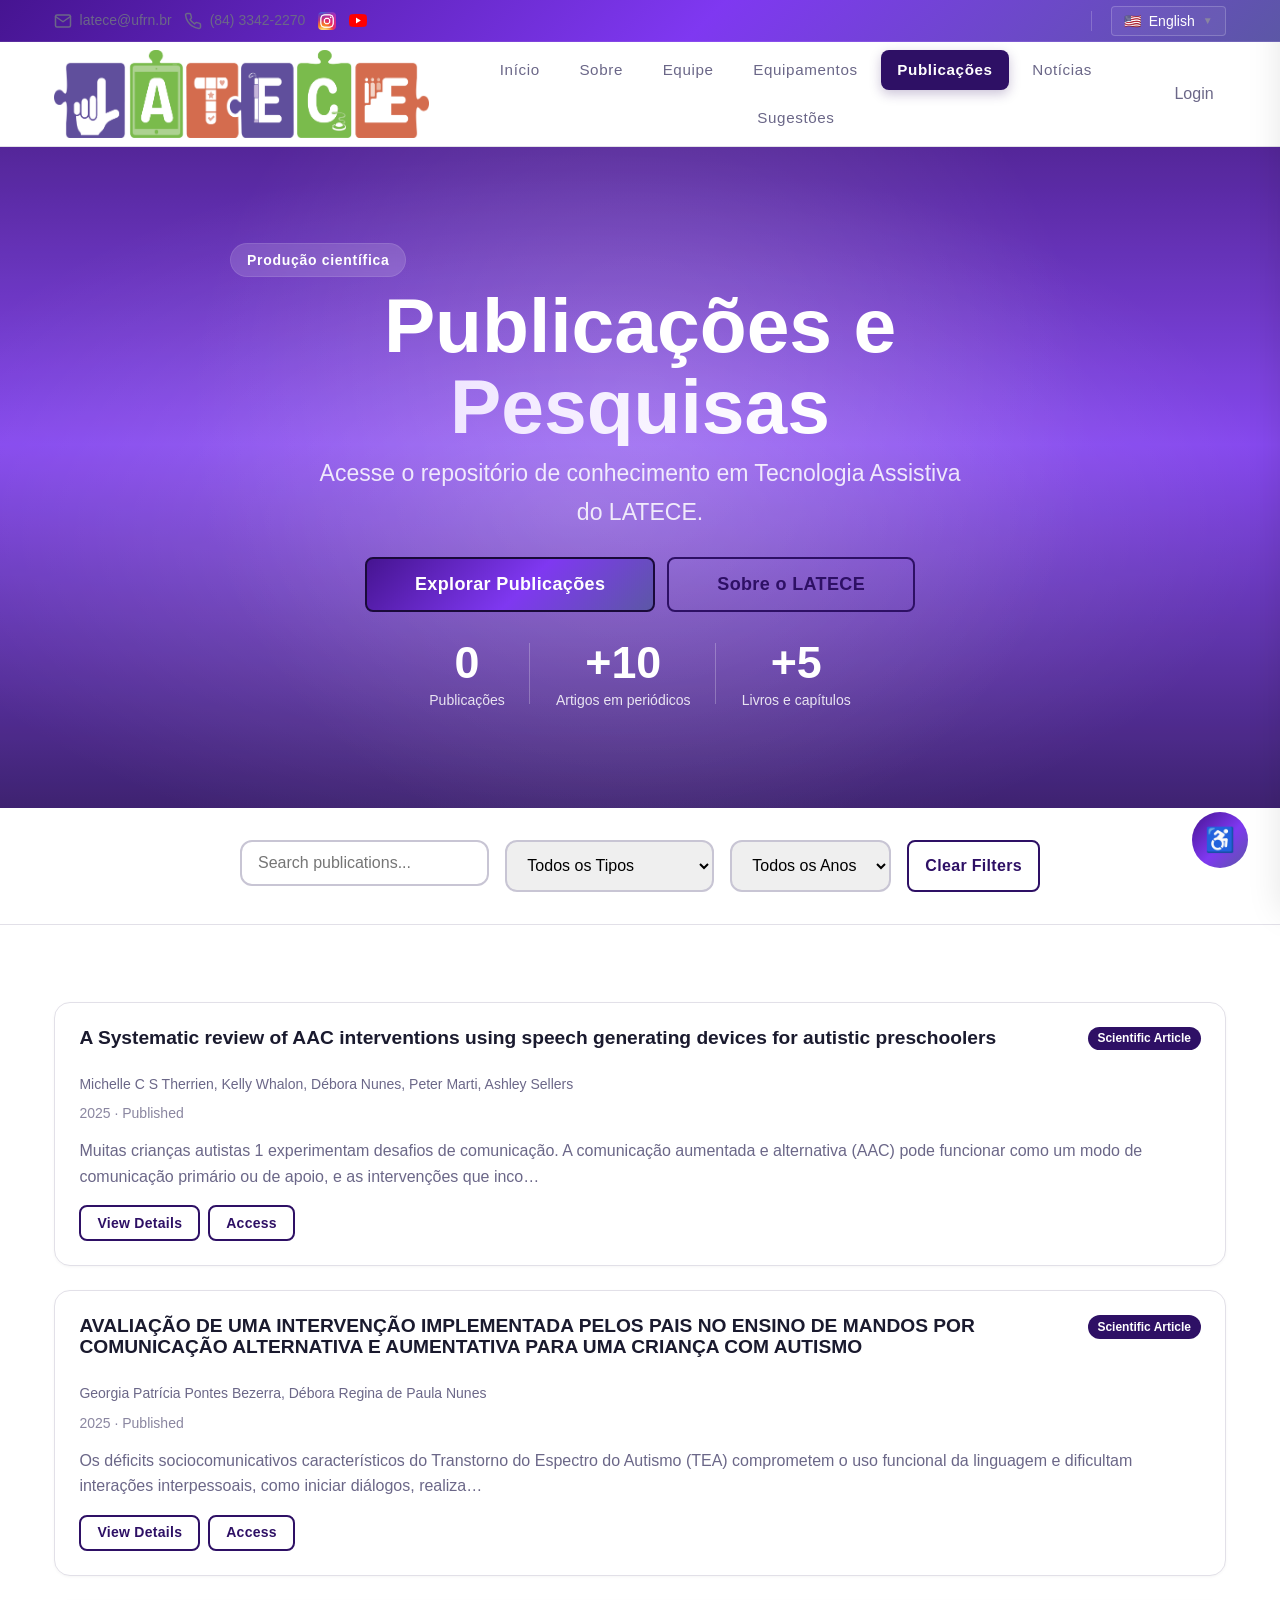
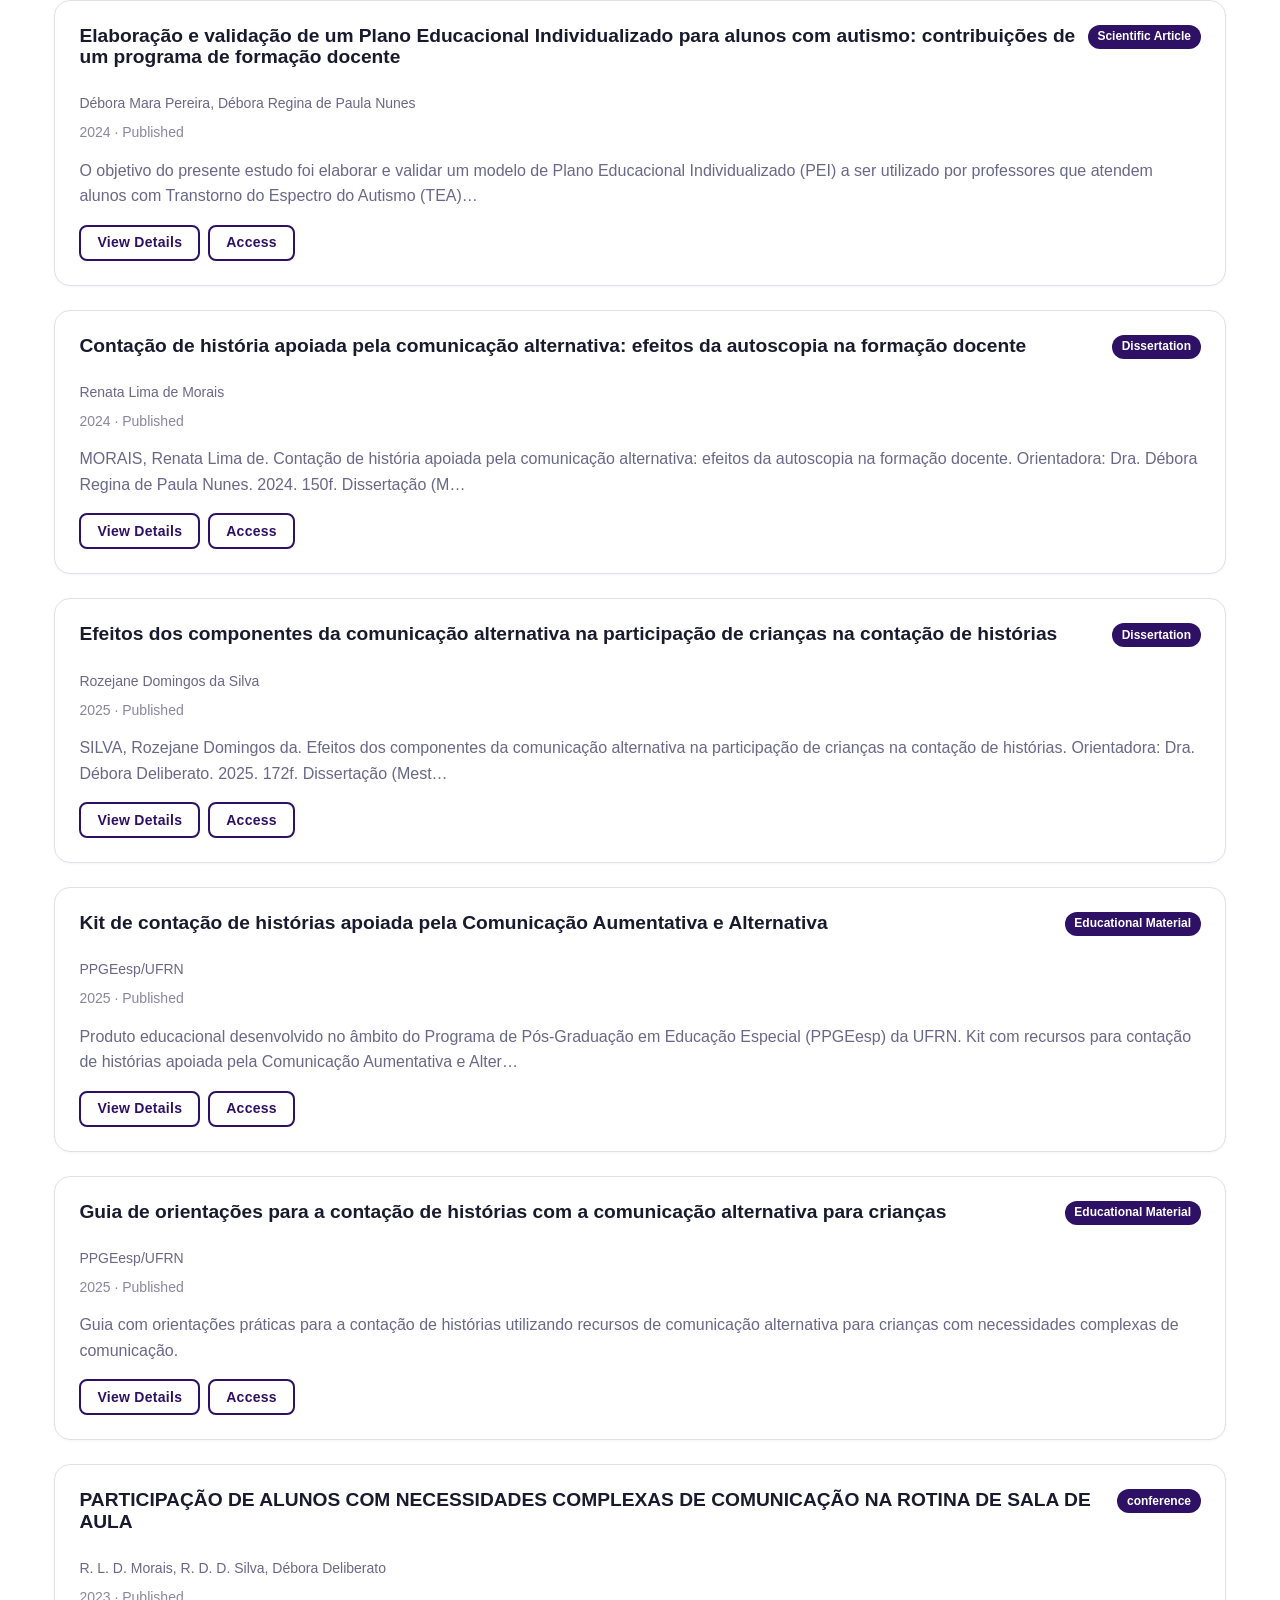
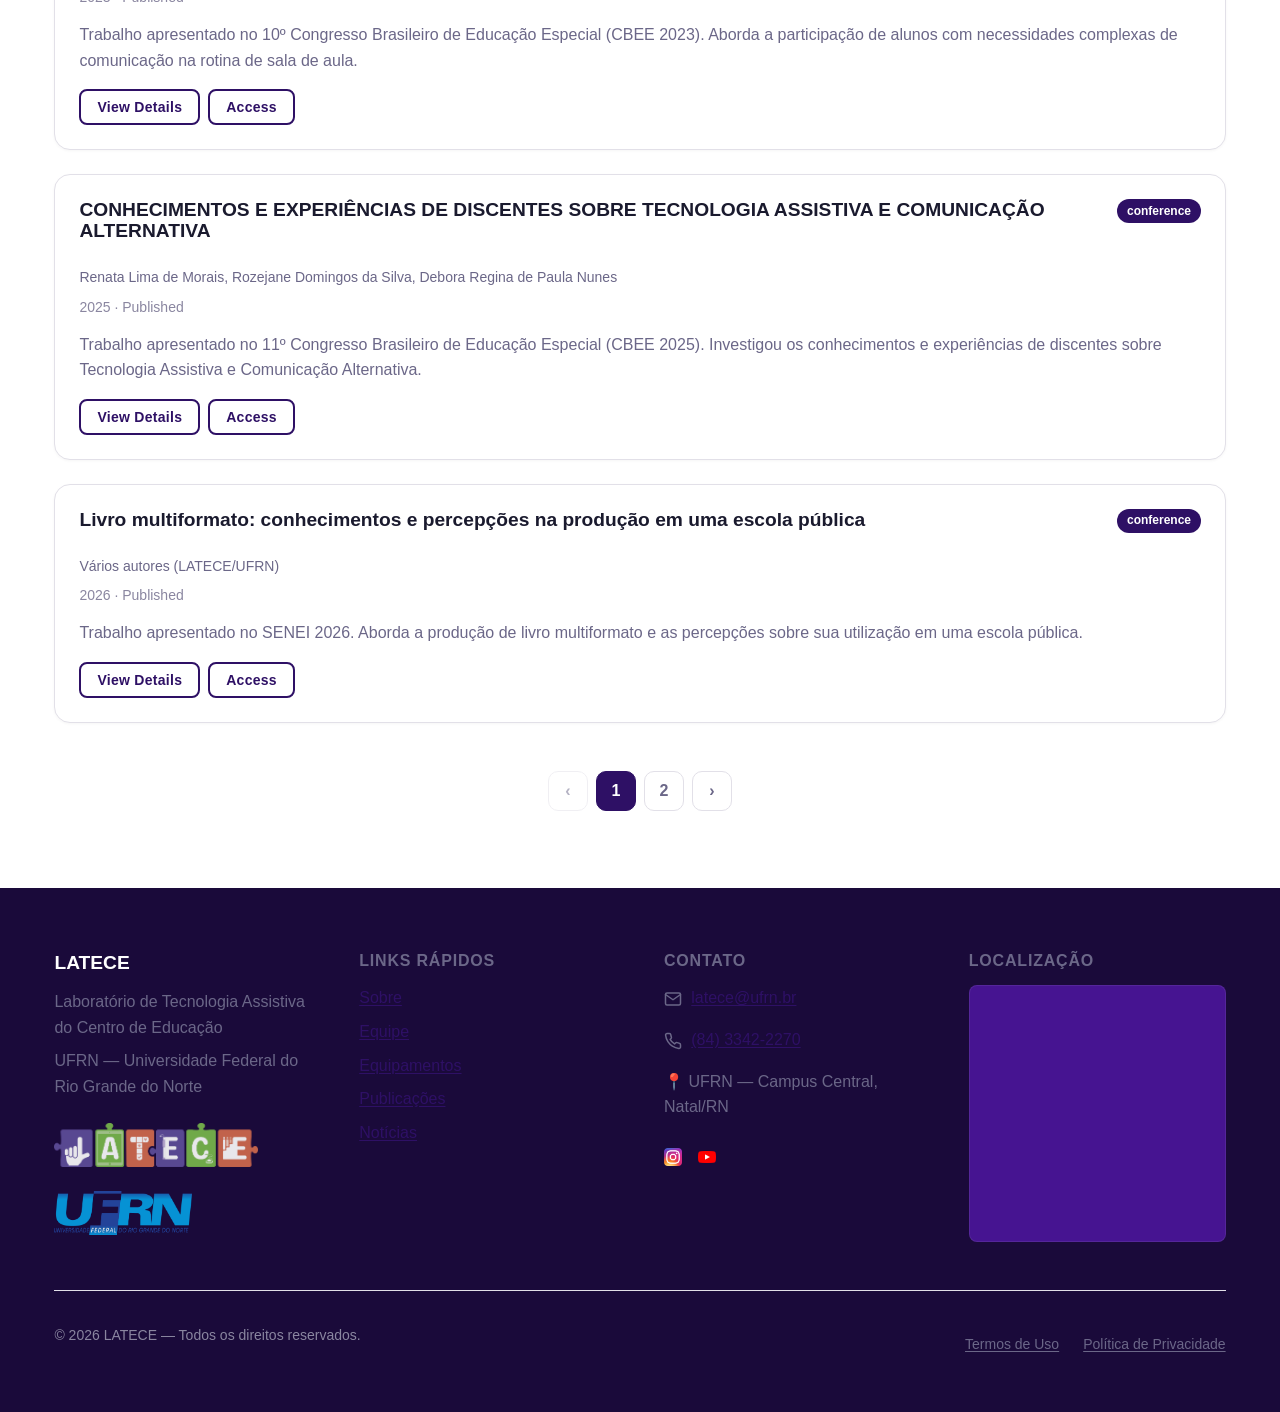
<file: publications.html>
<!DOCTYPE html>
<html lang="pt-BR">
<head>
  <meta charset="UTF-8">
  <meta name="viewport" content="width=device-width, initial-scale=1.0">
  <title>Publicações — LATECE — Repositório de Tecnologia Assistiva</title>
  <meta name="description" content="Repositório de publicações, artigos, livros e pesquisas em Tecnologia Assistiva do Laboratório LATECE da UFRN.">
  <link rel="icon" type="image/x-icon" href="./assets/images/logos/favicon.ico">

  <!-- Preconnect para fontes e serviços externos -->
  <link rel="preconnect" href="https://fonts.googleapis.com">
  <link rel="preconnect" href="https://fonts.gstatic.com" crossorigin>
  <link rel="preconnect" href="https://vlibras.gov.br">

  <!-- CSS -->
  <link rel="stylesheet" href="./css/variables.css">
  <link rel="stylesheet" href="./css/reset.css">
  <link rel="stylesheet" href="./css/base.css">
  <link rel="stylesheet" href="./css/layout.css">
  <link rel="stylesheet" href="./css/utilities.css">
  <link rel="stylesheet" href="./css/components.css">
  <link rel="stylesheet" href="./css/accessibility.css">

  <!-- Open Graph / Facebook -->
  <meta property="og:type" content="website">
  <meta property="og:url" content="https://latece.ufrn.br/publications.html">
  <meta property="og:title" content="Publicações — LATECE — Repositório de Tecnologia Assistiva">
  <meta property="og:description" content="Repositório de publicações, artigos, livros e pesquisas em Tecnologia Assistiva do LATECE.">
  <meta property="og:image" content="https://latece.ufrn.br/assets/images/logos/og-image.jpg">

  <!-- Twitter Card -->
  <meta name="twitter:card" content="summary_large_image">
  <meta name="twitter:title" content="Publicações — LATECE — Repositório de Tecnologia Assistiva">
  <meta name="twitter:description" content="Repositório de publicações em Tecnologia Assistiva.">
  <meta name="twitter:image" content="https://latece.ufrn.br/assets/images/logos/og-image.jpg">

  <!-- Canonical -->
  <link rel="canonical" href="https://latece.ufrn.br/publications.html">

  <!-- Carrega path.js antes dos módulos -->
  <script src="./js/path.js"></script>
</head>
<body>

  <a href="#main-content" class="skip-link">Pular para o conteúdo</a>

  <div id="app">
    <header id="main-header"></header>

    <main id="main-content">

      <!-- ===== HERO ===== -->
      <section class="hero" aria-label="Publicações e Pesquisas">
        <div class="container">
          <div class="hero-grid">
            <div class="hero-content" data-aos="fade-up" data-aos-delay="100">
              <div class="hero-badge">Produção científica</div>
              <h1 class="hero-title">
                Publicações e<br>
                <span class="hero-highlight">Pesquisas</span>
              </h1>
              <p class="hero-subtitle">Acesse o repositório de conhecimento em Tecnologia Assistiva do LATECE.</p>
              <div class="hero-actions">
                <a href="#publications-container" class="btn btn-primary btn-lg">Explorar Publicações</a>
                <a href="./about.html" class="btn btn-outline btn-lg">Sobre o LATECE</a>
              </div>
              <div class="hero-stats">
                <div class="stat-item">
                  <span class="stat-number" id="pub-count">0</span>
                  <span class="stat-label">Publicações</span>
                </div>
                <div class="stat-item">
                  <span class="stat-number">+10</span>
                  <span class="stat-label">Artigos em periódicos</span>
                </div>
                <div class="stat-item">
                  <span class="stat-number">+5</span>
                  <span class="stat-label">Livros e capítulos</span>
                </div>
              </div>
            </div>
            <div class="hero-visual" data-aos="fade-up" data-aos-delay="300">
              <div class="hero-circle">
                <div class="hero-illustration">
                  <svg viewBox="0 0 200 200" xmlns="http://www.w3.org/2000/svg" width="200" height="200" role="img" aria-label="Ilustração de publicações">
                    <circle cx="100" cy="100" r="80" fill="none" stroke="rgba(255,255,255,0.2)" stroke-width="2"/>
                    <circle cx="100" cy="100" r="60" fill="none" stroke="rgba(255,255,255,0.15)" stroke-width="2"/>
                    <circle cx="100" cy="100" r="40" fill="none" stroke="rgba(255,255,255,0.1)" stroke-width="2"/>
                    <text x="100" y="100" text-anchor="middle" dy=".3em" font-size="60" fill="white">📚</text>
                    <circle cx="50" cy="50" r="6" fill="rgba(255,255,255,0.4)">
                      <animate attributeName="opacity" values="0.4;1;0.4" dur="3s" repeatCount="indefinite"/>
                    </circle>
                    <circle cx="150" cy="50" r="4" fill="rgba(255,255,255,0.3)">
                      <animate attributeName="opacity" values="0.3;0.8;0.3" dur="2.5s" repeatCount="indefinite"/>
                    </circle>
                    <circle cx="50" cy="150" r="5" fill="rgba(255,255,255,0.3)">
                      <animate attributeName="opacity" values="0.3;0.9;0.3" dur="3.5s" repeatCount="indefinite"/>
                    </circle>
                    <circle cx="150" cy="150" r="7" fill="rgba(255,255,255,0.4)">
                      <animate attributeName="opacity" values="0.4;1;0.4" dur="2s" repeatCount="indefinite"/>
                    </circle>
                  </svg>
                </div>
              </div>
            </div>
          </div>
        </div>
      </section>

      <!-- Filters -->
      <section class="filters-section" style="padding: var(--spacing-xl) 0; background: var(--color-white); border-bottom: 1px solid var(--color-gray-200); position: sticky; top: var(--header-height, 80px); z-index: 10;">
        <div class="container">
          <div class="filter-wrapper" style="display: flex; gap: var(--spacing-md); flex-wrap: wrap; align-items: center; justify-content: center; flex-direction: column;">
            <div style="display: flex; gap: var(--spacing-md); flex-wrap: wrap; width: 100%; max-width: 800px;">
              <div class="search-box" style="flex: 1; min-width: 200px; position: relative;">
                <input type="text" id="publication-search" class="search-input" placeholder="Pesquisar publicações..." data-i18n-placeholder="publications.search" style="width:100%; padding: 0.75rem 1rem; border: 2px solid var(--color-gray-300); border-radius: 12px; font-size: 1rem;">
              </div>
              <select id="publication-type-filter" class="filter-select" style="padding: 0.75rem 1rem; border: 2px solid var(--color-gray-300); border-radius: 12px; font-size: 1rem; min-width: 160px;">
                <option value="">Todos os Tipos</option>
                <option value="article">Artigo Científico</option>
                <option value="book">E-book / Livro</option>
                <option value="dissertation">Dissertação</option>
                <option value="thesis">Tese</option>
                <option value="chapter">Capítulo de Livro</option>
                <option value="conference">Anais de Conferência</option>
                <option value="other">Outro</option>
              </select>
              <select id="publication-year-filter" class="filter-select" style="padding: 0.75rem 1rem; border: 2px solid var(--color-gray-300); border-radius: 12px; font-size: 1rem; min-width: 140px;">
                <option value="">Todos os Anos</option>
                <option value="2025">2025</option>
                <option value="2024">2024</option>
                <option value="2023">2023</option>
                <option value="2022">2022</option>
                <option value="2021">2021</option>
              </select>
              <!-- Botão movido para fora dos selects -->
              <button id="publications-clear-filters" class="btn btn-secondary" style="padding: 0.75rem 1rem; white-space:nowrap;" data-i18n="publications.clearFilters">Limpar Filtros</button>
            </div>
          </div>
        </div>
      </section>

      <!-- Publications List -->
      <section class="publications-grid" style="padding: clamp(3rem, 6vw, 5rem) 0;">
        <div class="container">
          <div id="publications-container">
            <div class="loading-container">
              <div class="loading-spinner"></div>
              <p data-i18n="common.loading">Carregando...</p>
            </div>
          </div>
          <!-- Paginação -->
          <div id="publications-pagination" style="margin-top: var(--spacing-2xl);"></div>
        </div>
      </section>

      <!-- Modal Container -->
      <div id="modal-container"></div>

    </main>

    <footer id="main-footer"></footer>
  </div>

  <script type="module" src="./js/main.js"></script>
</body>
</html>
</file>
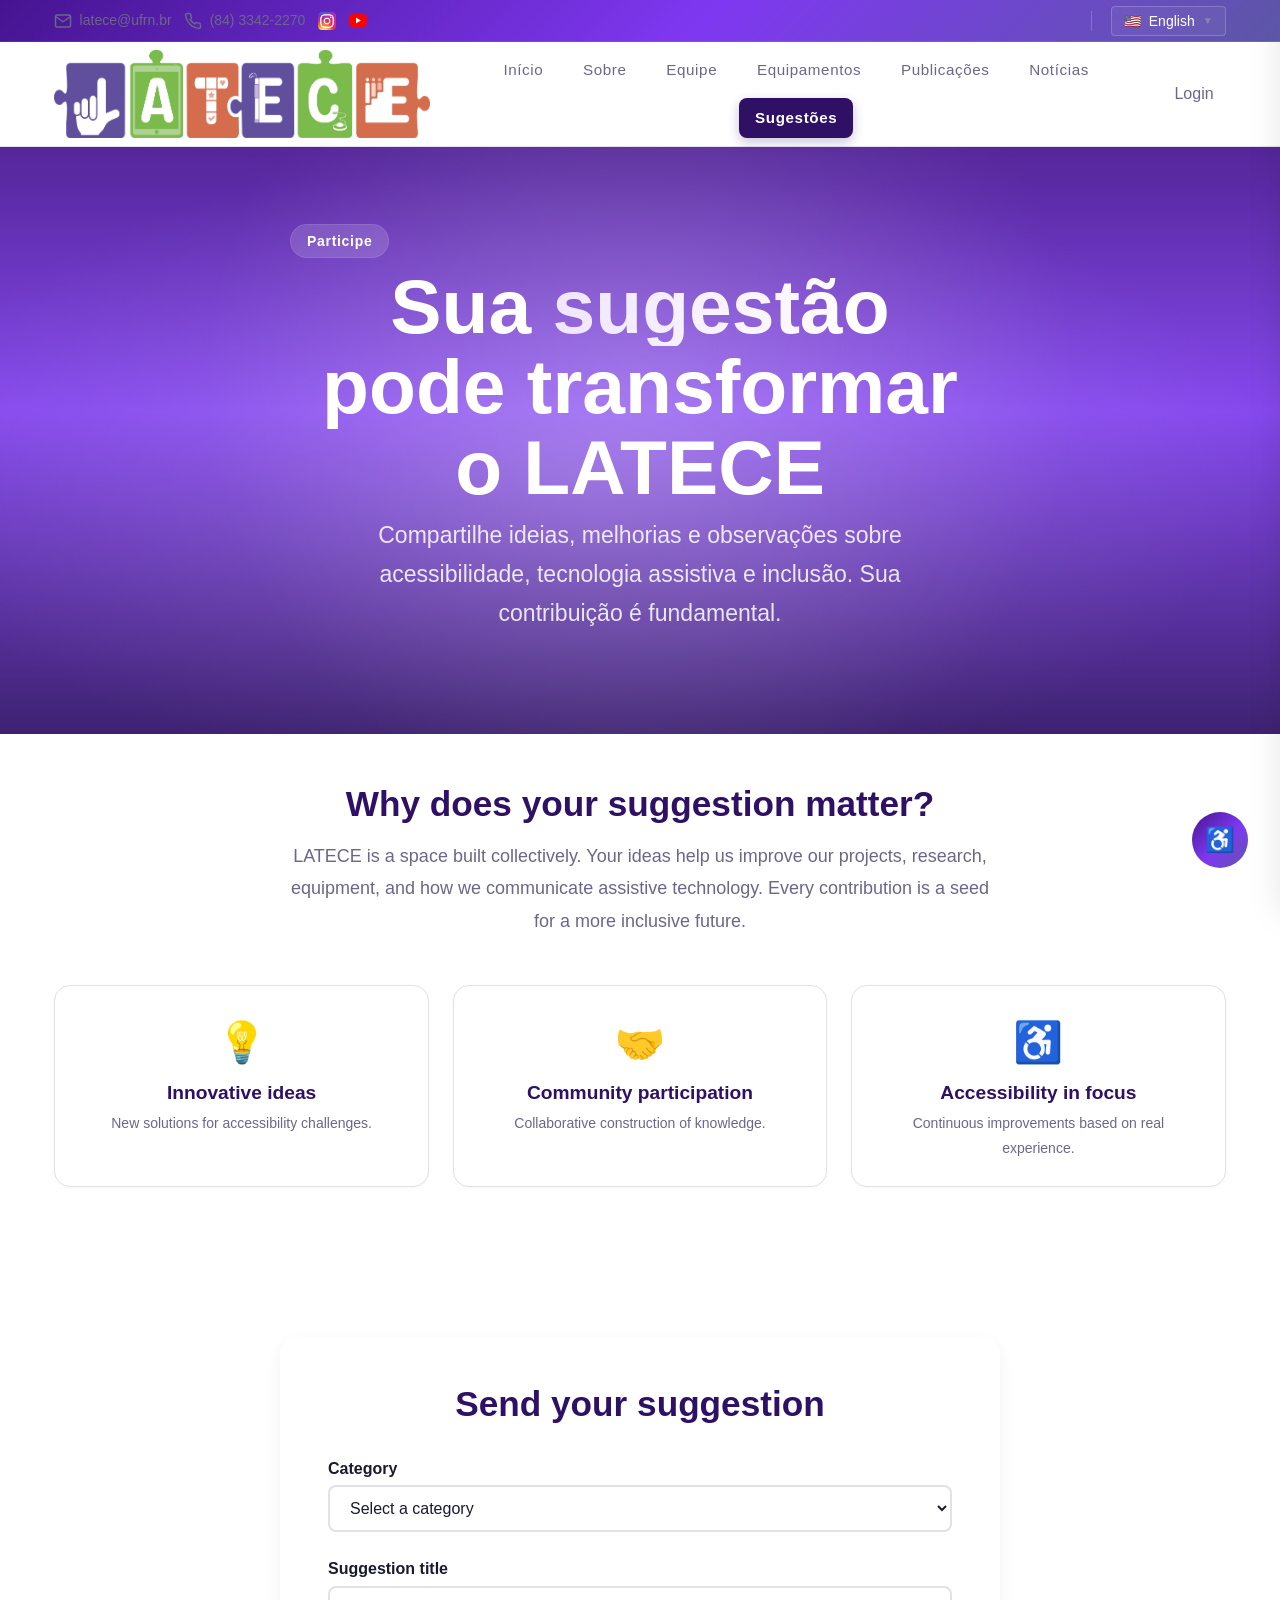
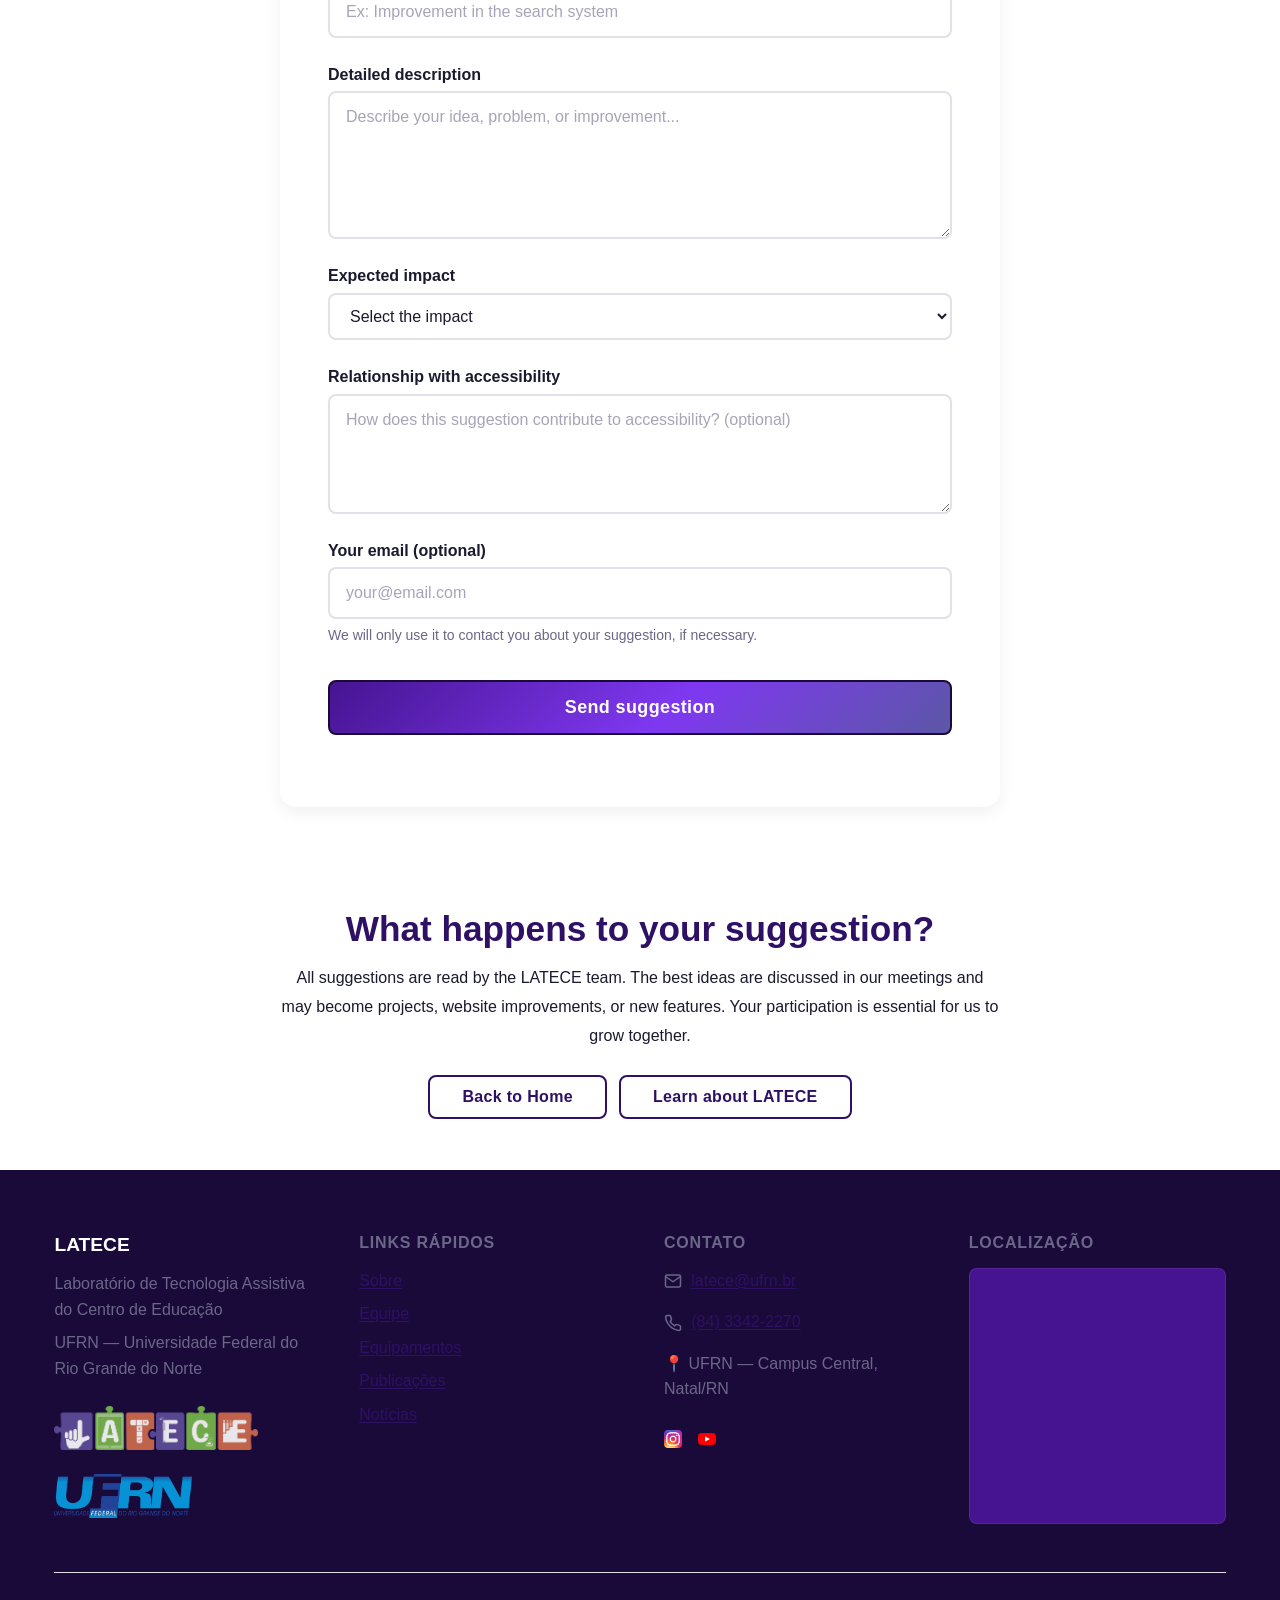
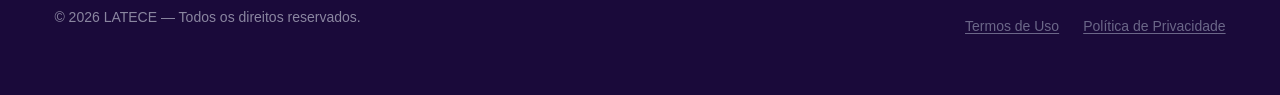
<file: sugestoes.html>
<!DOCTYPE html>
<html lang="pt-BR">
<head>
  <meta charset="UTF-8">
  <meta name="viewport" content="width=device-width, initial-scale=1.0">
  <title>Sugestões — LATECE — Contribua com suas ideias</title>
  <meta name="description" content="Envie suas sugestões, ideias e contribuições para o Laboratório de Tecnologia Assistiva (LATECE) da UFRN. Sua participação é fundamental para construirmos um futuro mais acessível.">
  <link rel="icon" type="image/x-icon" href="./assets/images/logos/favicon.ico">

  <link rel="preconnect" href="https://fonts.googleapis.com">
  <link rel="preconnect" href="https://fonts.gstatic.com" crossorigin>
  <link rel="preconnect" href="https://vlibras.gov.br">

  <link rel="stylesheet" href="./css/variables.css">
  <link rel="stylesheet" href="./css/reset.css">
  <link rel="stylesheet" href="./css/base.css">
  <link rel="stylesheet" href="./css/layout.css">
  <link rel="stylesheet" href="./css/utilities.css">
  <link rel="stylesheet" href="./css/components.css">
  <link rel="stylesheet" href="./css/accessibility.css">

  <meta property="og:type" content="website">
  <meta property="og:url" content="https://latece.ufrn.br/sugestoes.html">
  <meta property="og:title" content="Sugestões — LATECE — Contribua com suas ideias">
  <meta property="og:description" content="Envie suas sugestões para o Laboratório de Tecnologia Assistiva da UFRN.">
  <meta property="og:image" content="https://latece.ufrn.br/assets/images/logos/og-image.jpg">

  <meta name="twitter:card" content="summary_large_image">
  <meta name="twitter:title" content="Sugestões — LATECE">
  <meta name="twitter:description" content="Envie suas sugestões para o LATECE.">
  <meta name="twitter:image" content="https://latece.ufrn.br/assets/images/logos/og-image.jpg">

  <link rel="canonical" href="https://latece.ufrn.br/sugestoes.html">

  <script src="./js/path.js"></script>

  <style>
    /* Estilos específicos para a página de sugestões (já incluídos em components.css, mas complementares) */
    .suggestion-form .form-group {
      margin-bottom: var(--space-5);
    }
    .suggestion-form .form-label {
      font-weight: var(--font-semibold);
      color: var(--color-text);
    }
    .suggestion-form .form-control {
      width: 100%;
      padding: var(--space-3) var(--space-4);
      border: 2px solid var(--color-border);
      border-radius: var(--radius-md);
      font-size: var(--font-size-body);
      transition: border-color var(--transition-fast), box-shadow var(--transition-fast);
      background-color: var(--color-white);
    }
    .suggestion-form .form-control:focus {
      border-color: var(--color-primary);
      box-shadow: var(--focus-ring);
      outline: none;
    }
    .suggestion-form .form-control.is-invalid {
      border-color: var(--color-error);
    }
    .suggestion-form .form-control.is-valid {
      border-color: var(--color-success);
    }
    .suggestion-form .error-message {
      color: var(--color-error);
      font-size: var(--font-size-small);
      margin-top: var(--space-1);
      display: none;
    }
    .suggestion-form .error-message.visible {
      display: block;
    }
    .suggestion-form .success-message {
      background: var(--color-green);
      color: var(--color-white);
      padding: var(--space-4);
      border-radius: var(--radius-md);
      margin-top: var(--space-5);
      display: none;
    }
    .suggestion-form .success-message.visible {
      display: block;
    }
    .suggestion-form .btn-submit {
      width: 100%;
      padding: var(--space-3);
      font-size: var(--font-size-body-lg);
    }
    .suggestion-intro {
      max-width: 720px;
      margin: 0 auto var(--space-8);
      text-align: center;
    }
    .suggestion-intro p {
      font-size: var(--font-size-body-lg);
      color: var(--color-text-muted);
    }
    .suggestion-benefits {
      display: grid;
      grid-template-columns: repeat(auto-fit, minmax(200px, 1fr));
      gap: var(--space-5);
      margin-bottom: var(--space-8);
    }
    .benefit-card {
      background: var(--color-white);
      padding: var(--space-5);
      border-radius: var(--radius-lg);
      box-shadow: var(--shadow-subtle);
      text-align: center;
      border: 1px solid var(--color-border);
    }
    .benefit-card .icon {
      font-size: 2.5rem;
      margin-bottom: var(--space-2);
    }
    .benefit-card h3 {
      font-size: var(--font-size-h4);
      color: var(--color-primary);
      margin-bottom: var(--space-2);
    }
    .benefit-card p {
      font-size: var(--font-size-small);
      color: var(--color-text-muted);
      margin: 0;
    }
    .form-container {
      max-width: 720px;
      margin: 0 auto;
      background: var(--color-white);
      padding: var(--space-8);
      border-radius: var(--radius-lg);
      box-shadow: var(--shadow-medium);
    }
    .form-container .form-title {
      text-align: center;
      margin-bottom: var(--space-6);
    }
    @media (max-width: 768px) {
      .form-container {
        padding: var(--space-5);
      }
      .suggestion-benefits {
        grid-template-columns: 1fr 1fr;
      }
    }
    @media (max-width: 480px) {
      .suggestion-benefits {
        grid-template-columns: 1fr;
      }
    }
  </style>
</head>
<body>

  <a href="#main-content" class="skip-link">Pular para o conteúdo</a>

  <div id="app">
    <header id="main-header"></header>

    <main id="main-content">

      <!-- ===== HERO ===== -->
      <section class="hero hero-simplified" aria-label="Sugestões">
        <div class="container">
          <div class="hero-grid hero-grid-centered">
            <div class="hero-content" data-aos="fade-up" data-aos-delay="100">
              <div class="hero-badge">Participe</div>
              <h1 class="hero-title">
                Sua <span class="hero-highlight">sugestão</span><br>
                pode transformar o LATECE
              </h1>
              <p class="hero-subtitle">Compartilhe ideias, melhorias e observações sobre acessibilidade, tecnologia assistiva e inclusão. Sua contribuição é fundamental.</p>
            </div>
          </div>
        </div>
      </section>

      <!-- ===== INTRODUÇÃO ===== -->
      <section class="section-light" style="padding: clamp(2rem, 4vw, 4rem) 0;">
        <div class="container">
          <div class="suggestion-intro">
            <h2 data-i18n="suggestions.introTitle">Por que sua sugestão importa?</h2>
            <p data-i18n="suggestions.introText">O LATECE é um espaço construído coletivamente. Suas ideias nos ajudam a melhorar nossos projetos, pesquisas, equipamentos e a forma como comunicamos a tecnologia assistiva. Cada contribuição é uma semente para um futuro mais inclusivo.</p>
          </div>

          <div class="suggestion-benefits">
            <div class="benefit-card">
              <div class="icon">💡</div>
              <h3 data-i18n="suggestions.benefit1.title">Ideias inovadoras</h3>
              <p data-i18n="suggestions.benefit1.desc">Novas soluções para desafios de acessibilidade.</p>
            </div>
            <div class="benefit-card">
              <div class="icon">🤝</div>
              <h3 data-i18n="suggestions.benefit2.title">Participação comunitária</h3>
              <p data-i18n="suggestions.benefit2.desc">Construção colaborativa do conhecimento.</p>
            </div>
            <div class="benefit-card">
              <div class="icon">♿</div>
              <h3 data-i18n="suggestions.benefit3.title">Acessibilidade em foco</h3>
              <p data-i18n="suggestions.benefit3.desc">Melhorias contínuas baseadas em experiência real.</p>
            </div>
          </div>
        </div>
      </section>

      <!-- ===== FORMULÁRIO ===== -->
      <section style="padding: clamp(2rem, 4vw, 4rem) 0;">
        <div class="container">
          <div class="form-container">
            <h2 class="form-title" data-i18n="suggestions.formTitle">Envie sua sugestão</h2>
            <form id="suggestion-form" class="suggestion-form" action="https://api.staticforms.dev/submit" method="POST" novalidate>
              <!-- Campos ocultos obrigatórios da API Static Forms -->
              <input type="hidden" name="apiKey" value="sf_3c5b8e60120c880ee6bcdb04">
              <input type="hidden" name="_redirect" value="https://latece.ufrn.br/sugestoes.html?success=true">
              <!-- O campo _subject será preenchido via JavaScript com o título da sugestão -->
              <input type="hidden" name="_subject" id="form-subject" value="Nova sugestão - LATECE">

              <div class="form-group">
                <label for="suggestion-category" class="form-label" data-i18n="suggestions.category">Categoria</label>
                <select id="suggestion-category" name="category" class="form-control" required>
                  <option value="" data-i18n="suggestions.categoryPlaceholder">Selecione uma categoria</option>
                  <option value="acessibilidade" data-i18n="suggestions.catAcessibilidade">Acessibilidade</option>
                  <option value="tecnologia" data-i18n="suggestions.catTecnologia">Tecnologia Assistiva</option>
                  <option value="pesquisa" data-i18n="suggestions.catPesquisa">Pesquisa</option>
                  <option value="ensino" data-i18n="suggestions.catEnsino">Ensino e Extensão</option>
                  <option value="equipamentos" data-i18n="suggestions.catEquipamentos">Equipamentos</option>
                  <option value="website" data-i18n="suggestions.catWebsite">Website e Comunicação</option>
                  <option value="outro" data-i18n="suggestions.catOutro">Outro</option>
                </select>
                <div class="error-message" id="category-error" data-i18n="suggestions.required">Por favor, selecione uma categoria.</div>
              </div>

              <div class="form-group">
                <label for="suggestion-title" class="form-label" data-i18n="suggestions.title">Título da sugestão</label>
                <input type="text" id="suggestion-title" name="title" class="form-control" placeholder="Ex: Melhoria no sistema de busca" data-i18n-placeholder="suggestions.titlePlaceholder" required maxlength="100">
                <div class="error-message" id="title-error" data-i18n="suggestions.required">Por favor, insira um título (mínimo 5 caracteres).</div>
              </div>

              <div class="form-group">
                <label for="suggestion-description" class="form-label" data-i18n="suggestions.description">Descrição detalhada</label>
                <textarea id="suggestion-description" name="message" class="form-control" rows="5" placeholder="Descreva sua ideia, problema ou melhoria..." data-i18n-placeholder="suggestions.descriptionPlaceholder" required></textarea>
                <div class="error-message" id="description-error" data-i18n="suggestions.required">A descrição é obrigatória (mínimo 20 caracteres).</div>
              </div>

              <div class="form-group">
                <label for="suggestion-impact" class="form-label" data-i18n="suggestions.impact">Impacto esperado</label>
                <select id="suggestion-impact" name="impact" class="form-control" required>
                  <option value="" data-i18n="suggestions.impactPlaceholder">Selecione o impacto</option>
                  <option value="baixo" data-i18n="suggestions.impactLow">Baixo (pequena melhoria)</option>
                  <option value="medio" data-i18n="suggestions.impactMedium">Médio (melhoria significativa)</option>
                  <option value="alto" data-i18n="suggestions.impactHigh">Alto (transformação relevante)</option>
                </select>
                <div class="error-message" id="impact-error" data-i18n="suggestions.required">Selecione o impacto esperado.</div>
              </div>

              <div class="form-group">
                <label for="suggestion-accessibility" class="form-label" data-i18n="suggestions.accessibility">Relação com acessibilidade</label>
                <textarea id="suggestion-accessibility" name="accessibility" class="form-control" rows="3" placeholder="Como essa sugestão contribui para a acessibilidade? (opcional)" data-i18n-placeholder="suggestions.accessibilityPlaceholder"></textarea>
              </div>

              <div class="form-group">
                <label for="suggestion-email" class="form-label" data-i18n="suggestions.email">Seu e-mail (obrigatório)</label>
                <input type="email" id="suggestion-email" name="email" class="form-control" placeholder="seu@email.com" data-i18n-placeholder="suggestions.emailPlaceholder" required>
                <p style="font-size: var(--font-size-small); color: var(--color-text-muted); margin-top: var(--space-1);" data-i18n="suggestions.emailNote">Utilizaremos apenas para contato sobre sua sugestão, se necessário.</p>
                <div class="error-message" id="email-error" style="display:none;" data-i18n="suggestions.required">Por favor, insira um e-mail válido.</div>
              </div>

              <div class="form-group" style="margin-top: var(--space-6);">
                <button type="submit" class="btn btn-primary btn-submit" data-i18n="suggestions.submit">Enviar sugestão</button>
              </div>

              <!-- Mensagem de sucesso (inicialmente oculta) -->
              <div id="form-success" class="success-message" data-i18n="suggestions.successMessage">
                ✅ Sua sugestão foi enviada com sucesso! Agradecemos sua contribuição.
              </div>

              <!-- Mensagem de erro geral -->
              <div id="form-error" class="error-message" style="text-align:center; margin-top: var(--space-3); display:none;" data-i18n="suggestions.errorMessage">
                Ocorreu um erro ao enviar. Tente novamente ou entre em contato pelo e-mail latece@ufrn.br.
              </div>
            </form>
          </div>
        </div>
      </section>

      <!-- ===== ORIENTAÇÕES FINAIS ===== -->
      <section style="padding: clamp(2rem, 4vw, 4rem) 0;">
        <div class="container">
          <div style="max-width: 720px; margin: 0 auto; text-align: center;">
            <h2 data-i18n="suggestions.finalTitle">O que acontece com sua sugestão?</h2>
            <p data-i18n="suggestions.finalText">Todas as sugestões são lidas pela equipe do LATECE. As melhores ideias são discutidas em nossas reuniões e podem se tornar projetos, melhorias no site ou novos recursos. Sua participação é essencial para crescermos juntos.</p>
            <div style="margin-top: var(--space-5); display: flex; gap: var(--space-3); justify-content: center; flex-wrap: wrap;">
              <a href="./" class="btn btn-secondary" data-i18n="suggestions.backHome">Voltar ao início</a>
              <a href="./about.html" class="btn btn-outline" data-i18n="suggestions.about">Conheça o LATECE</a>
            </div>
          </div>
        </div>
      </section>

    </main>

    <footer id="main-footer"></footer>
  </div>

  <!-- Carrega main.js para injetar header e footer -->
  <script type="module" src="./js/main.js"></script>

  <!-- Script do formulário (executado após main.js) -->
  <script type="module">
  import { t } from './js/i18n.js';

  const form = document.getElementById('suggestion-form');
  const emailInput = document.getElementById('suggestion-email');
  const titleInput = document.getElementById('suggestion-title');
  const subjectInput = document.getElementById('form-subject');
  const successMsg = document.getElementById('form-success');
  const errorMsg = document.getElementById('form-error');
  const emailError = document.getElementById('email-error');

  // Atualiza o assunto do e-mail com o título da sugestão (se preenchido)
  titleInput.addEventListener('input', function() {
    const title = this.value.trim() || 'Nova sugestão - LATECE';
    subjectInput.value = title;
  });

  // Validação do email em tempo real (oculta erro ao digitar)
  emailInput.addEventListener('input', function() {
    emailError.style.display = 'none';
  });

  form.addEventListener('submit', async function(e) {
    e.preventDefault(); // Impede o redirecionamento

    // Limpa mensagens anteriores
    successMsg.style.display = 'none';
    errorMsg.style.display = 'none';
    emailError.style.display = 'none';

    // Validações
    let isValid = true;

    // Categoria
    const category = document.getElementById('suggestion-category');
    if (!category.value) {
      document.getElementById('category-error').style.display = 'block';
      isValid = false;
    } else {
      document.getElementById('category-error').style.display = 'none';
    }

    // Título
    const title = titleInput.value.trim();
    if (title.length < 5) {
      document.getElementById('title-error').style.display = 'block';
      isValid = false;
    } else {
      document.getElementById('title-error').style.display = 'none';
    }

    // Descrição
    const description = document.getElementById('suggestion-description').value.trim();
    if (description.length < 20) {
      document.getElementById('description-error').style.display = 'block';
      isValid = false;
    } else {
      document.getElementById('description-error').style.display = 'none';
    }

    // Impacto
    const impact = document.getElementById('suggestion-impact');
    if (!impact.value) {
      document.getElementById('impact-error').style.display = 'block';
      isValid = false;
    } else {
      document.getElementById('impact-error').style.display = 'none';
    }

    // Email (obrigatório)
    const email = emailInput.value.trim();
    if (!email || !email.includes('@') || !email.includes('.')) {
      emailError.textContent = 'Por favor, insira um e-mail válido.';
      emailError.style.display = 'block';
      isValid = false;
    } else {
      emailError.style.display = 'none';
    }

    if (!isValid) {
      return;
    }

    // Exibe loading (opcional)
    const submitBtn = form.querySelector('.btn-submit');
    submitBtn.disabled = true;
    submitBtn.textContent = 'Enviando...';

    try {
      // Coleta todos os dados do formulário
      const formData = new FormData(form);
      // Converte para objeto para enviar como JSON
      const data = {};
      formData.forEach((value, key) => {
        data[key] = value;
      });

      // Envia para a API Static Forms via fetch
      const response = await fetch('https://api.staticforms.dev/submit', {
        method: 'POST',
        headers: {
          'Content-Type': 'application/json',
        },
        body: JSON.stringify(data),
      });

      if (response.ok) {
        // Sucesso: limpa o formulário e exibe mensagem
        form.reset();
        // Reseta o assunto para o padrão
        subjectInput.value = 'Nova sugestão - LATECE';
        // Exibe mensagem de sucesso
        successMsg.style.display = 'block';
        // Opcional: esconder após alguns segundos
        setTimeout(() => {
          successMsg.style.display = 'none';
        }, 8000);
      } else {
        // Erro na resposta da API
        errorMsg.style.display = 'block';
      }
    } catch (error) {
      console.error('Erro ao enviar:', error);
      errorMsg.style.display = 'block';
    } finally {
      submitBtn.disabled = false;
      submitBtn.textContent = 'Enviar sugestão';
    }
  });

  // Se a URL contiver ?success=true, exibe a mensagem de sucesso (para redirecionamentos, se houver)
  if (window.location.search.includes('success=true')) {
    successMsg.style.display = 'block';
    const newUrl = window.location.pathname;
    window.history.replaceState({}, document.title, newUrl);
  }
  </script>
</body>
</html>
</file>
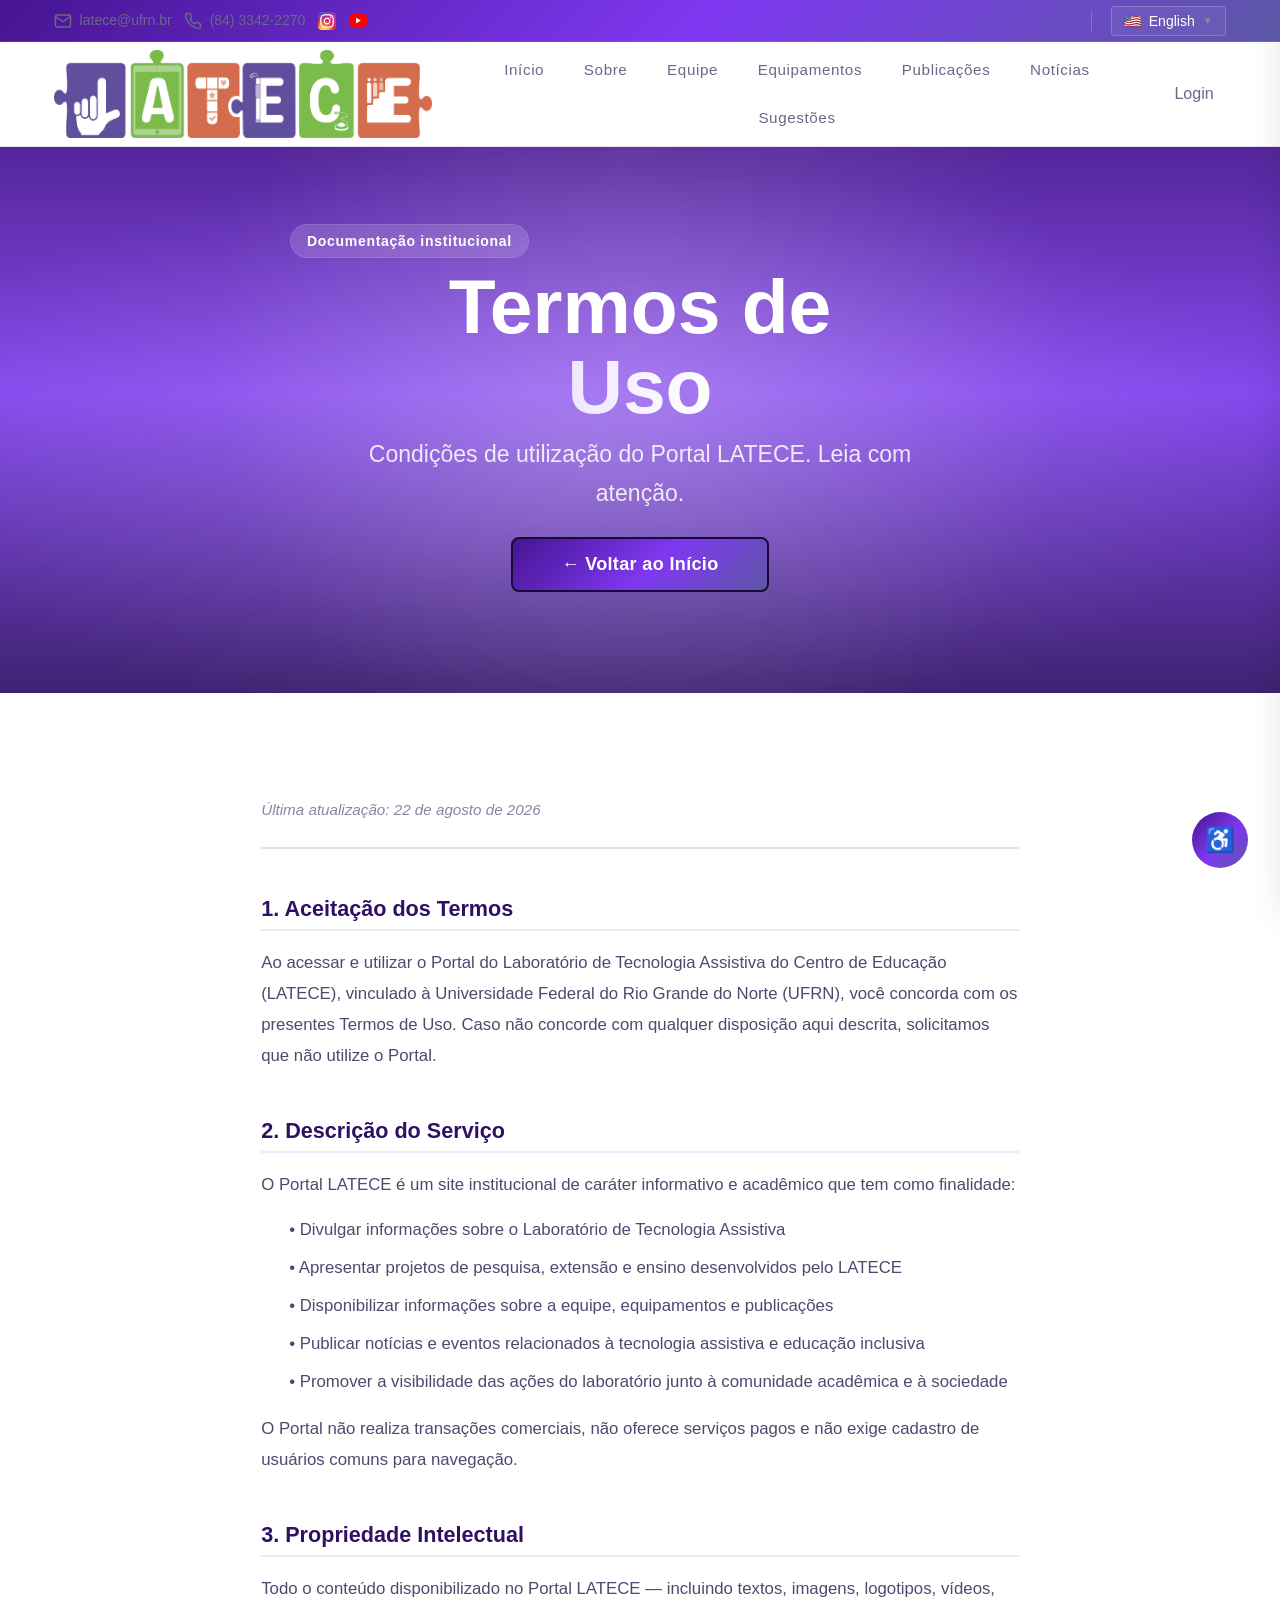
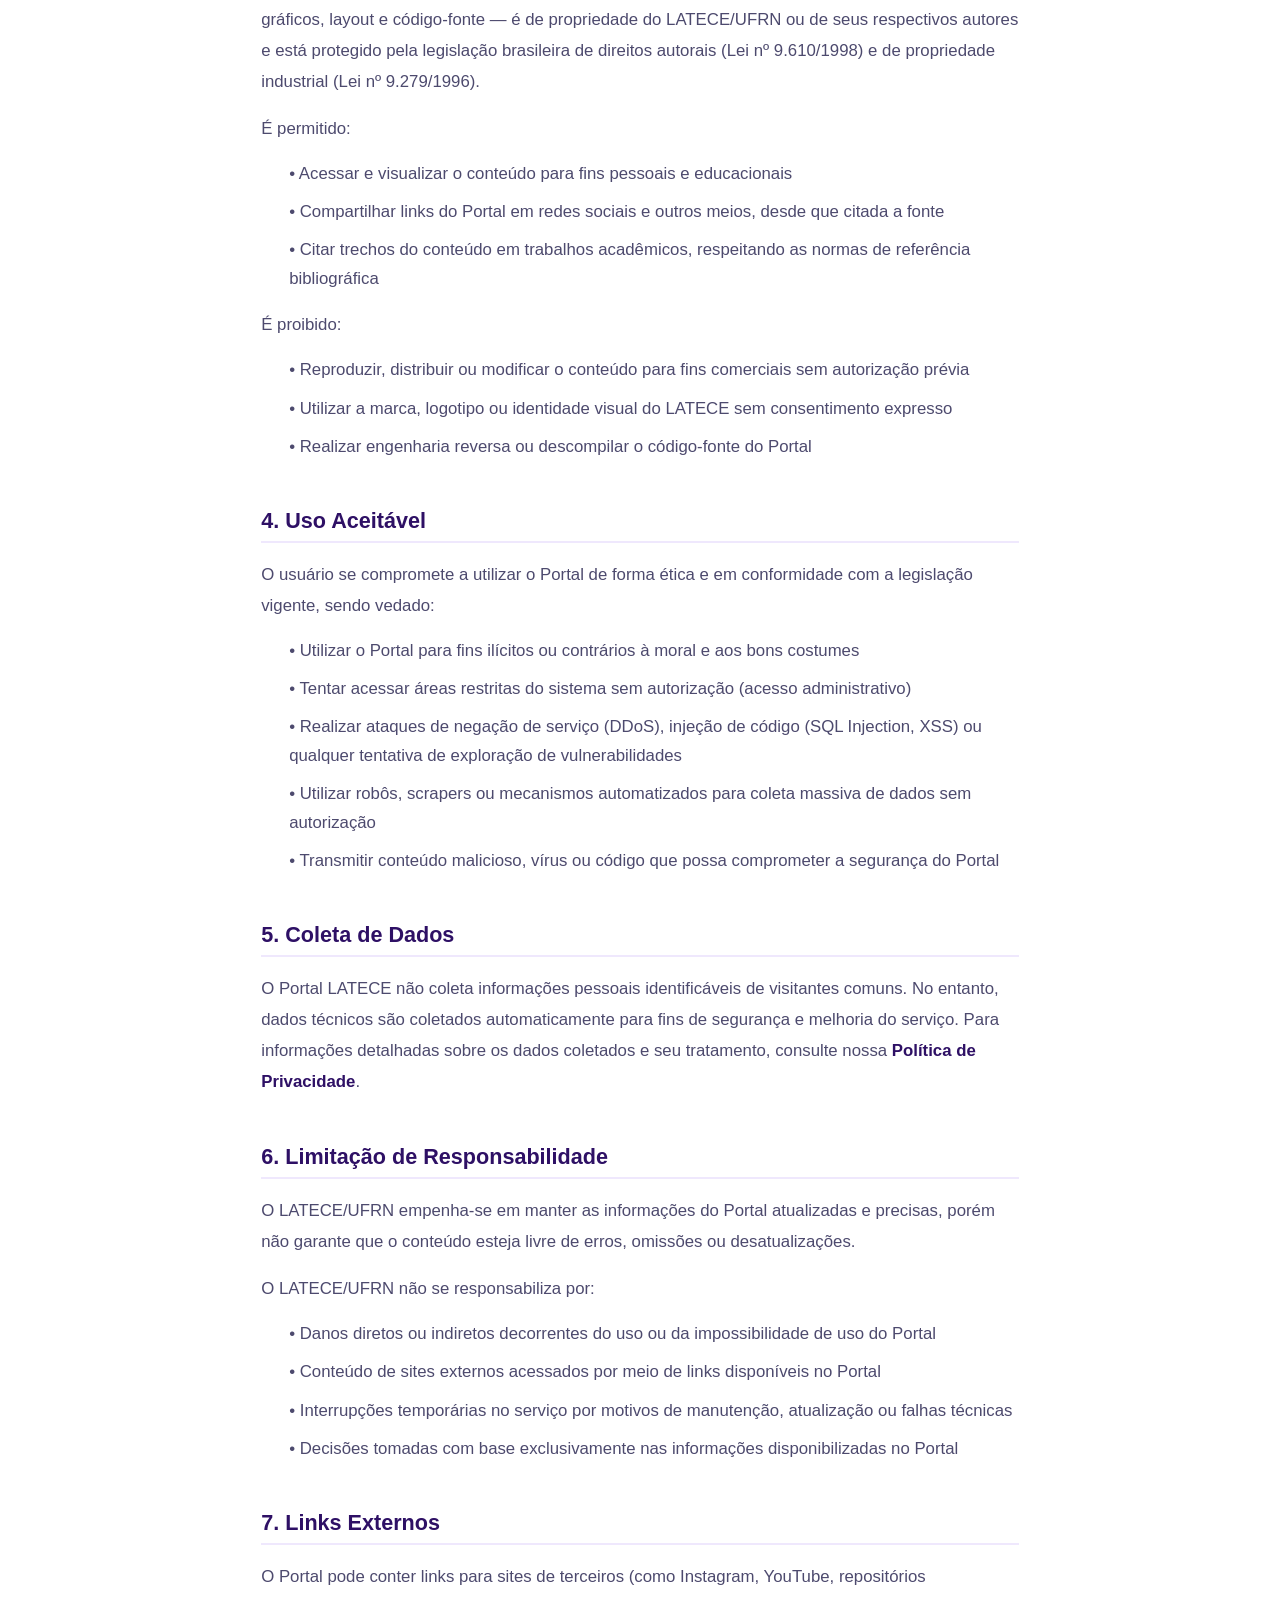
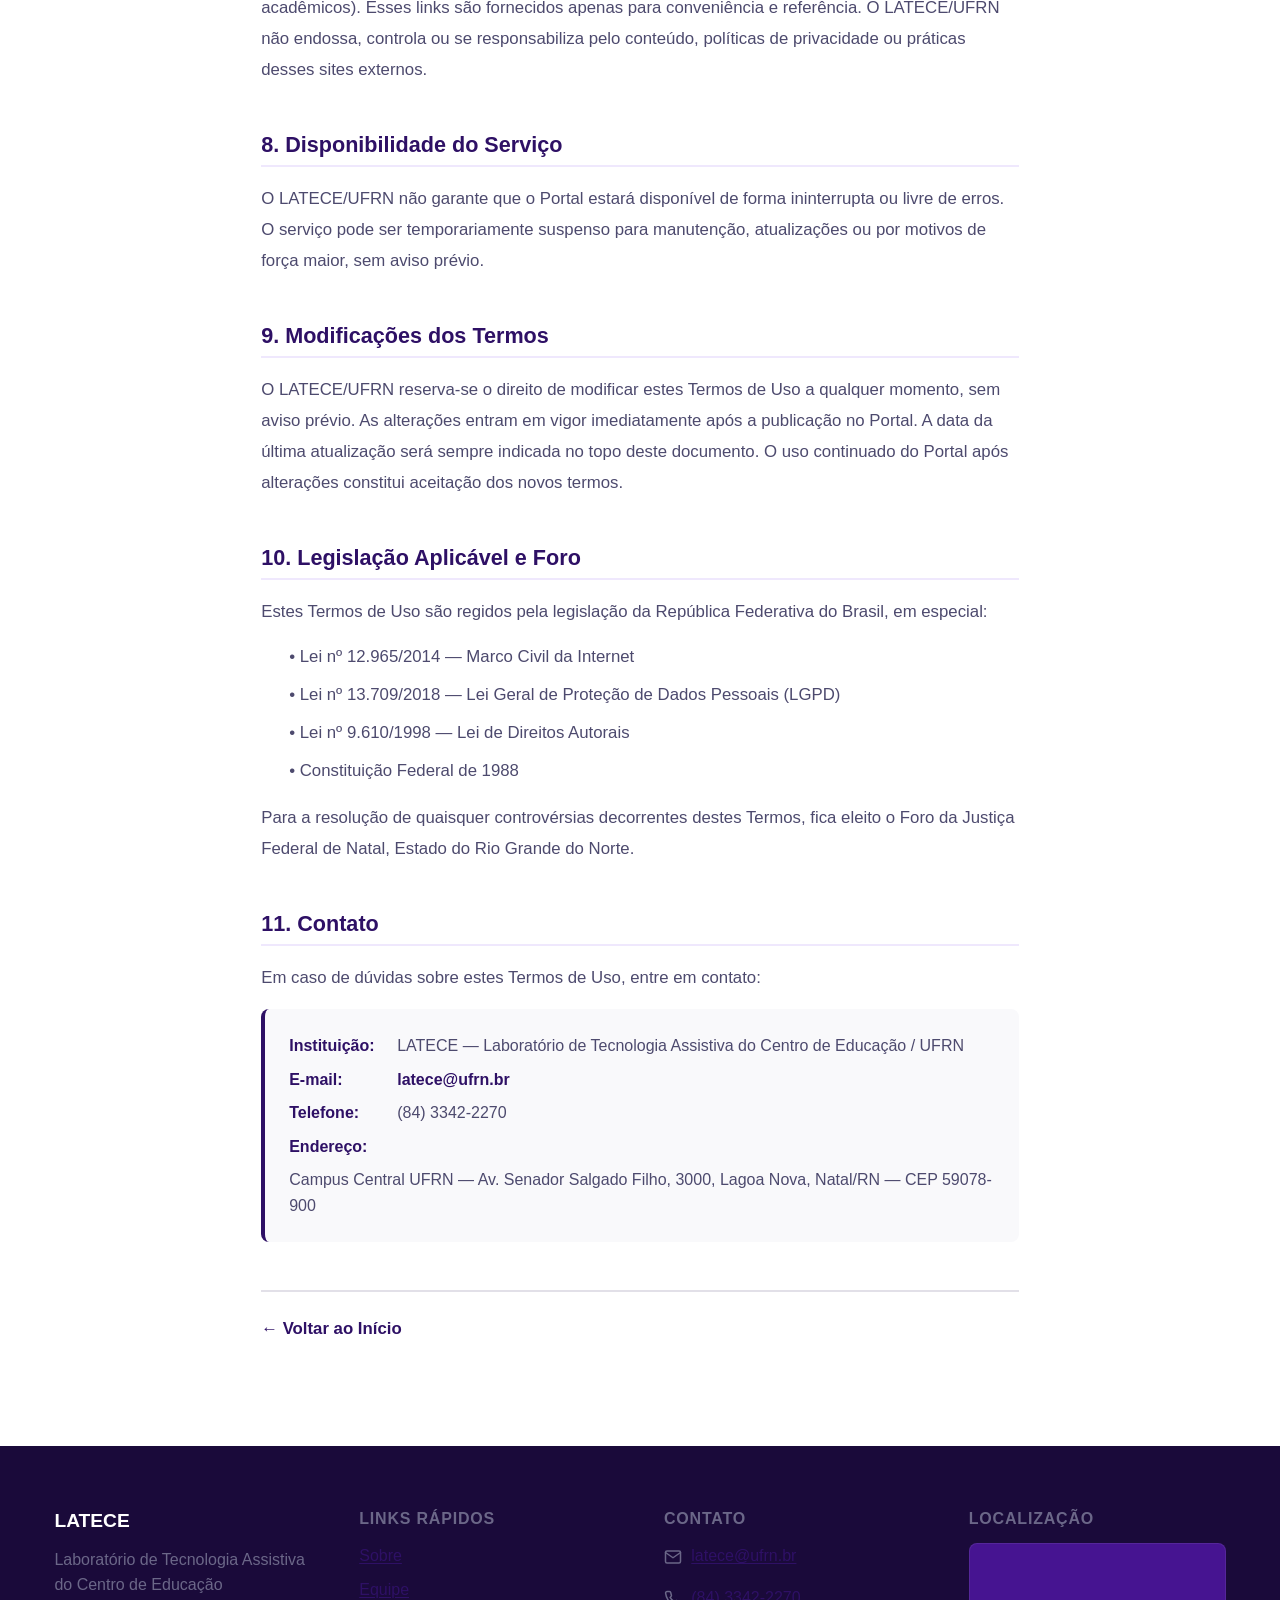
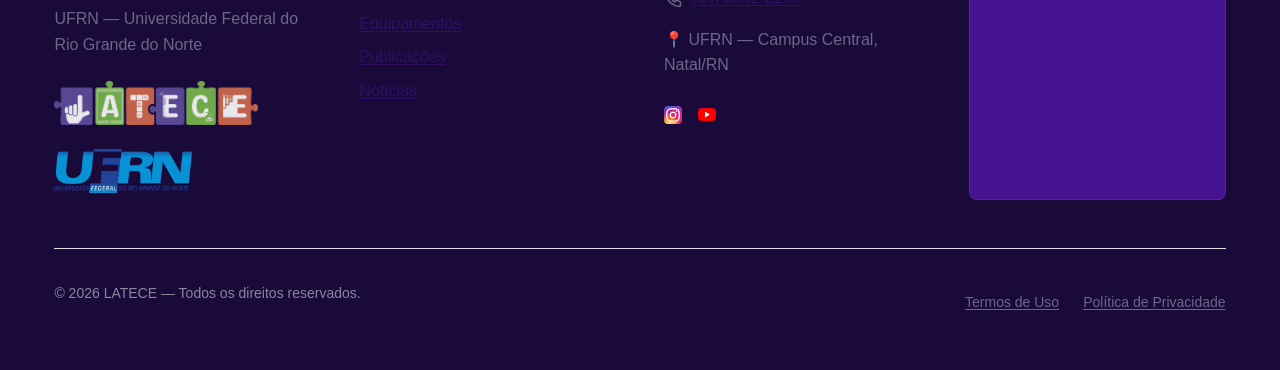
<file: termos-de-uso.html>
<!DOCTYPE html>
<html lang="pt-BR">
<head>
  <meta charset="UTF-8">
  <meta name="viewport" content="width=device-width, initial-scale=1.0">
  <title>Termos de Uso — LATECE — Portal do Laboratório de Tecnologia Assistiva UFRN</title>
  <meta name="description" content="Leia os termos e condições de uso do Portal do Laboratório de Tecnologia Assistiva (LATECE) da Universidade Federal do Rio Grande do Norte.">
  <link rel="icon" type="image/x-icon" href="./assets/images/logos/favicon.ico">

  <link rel="preconnect" href="https://fonts.googleapis.com">
  <link rel="preconnect" href="https://fonts.gstatic.com" crossorigin>
  <link rel="preconnect" href="https://vlibras.gov.br">

  <!-- CSS -->
  <link rel="stylesheet" href="./css/variables.css">
  <link rel="stylesheet" href="./css/reset.css">
  <link rel="stylesheet" href="./css/base.css">
  <link rel="stylesheet" href="./css/layout.css">
  <link rel="stylesheet" href="./css/utilities.css">
  <link rel="stylesheet" href="./css/components.css">
  <link rel="stylesheet" href="./css/accessibility.css">

  <meta property="og:type" content="website">
  <meta property="og:url" content="https://latece.ufrn.br/termos-de-uso.html">
  <meta property="og:title" content="Termos de Uso — LATECE — Portal do Laboratório de Tecnologia Assistiva UFRN">
  <meta property="og:description" content="Termos e condições de uso do Portal LATECE da UFRN.">
  <meta property="og:image" content="https://latece.ufrn.br/assets/images/logos/og-image.jpg">

  <meta name="twitter:card" content="summary_large_image">
  <meta name="twitter:title" content="Termos de Uso — LATECE">
  <meta name="twitter:description" content="Termos e condições de uso do Portal LATECE.">
  <meta name="twitter:image" content="https://latece.ufrn.br/assets/images/logos/og-image.jpg">

  <link rel="canonical" href="https://latece.ufrn.br/termos-de-uso.html">

  <script src="./js/path.js"></script>

</head>
<body>

  <a href="#main-content" class="skip-link">Pular para o conteúdo</a>

  <div id="app">
    <header id="main-header"></header>

    <main id="main-content">

      <!-- ===== HERO (simplificado) ===== -->
      <section class="hero hero-simplified" aria-label="Termos de Uso">
        <div class="container">
          <div class="hero-grid hero-grid-centered">
            <div class="hero-content" data-aos="fade-up" data-aos-delay="100">
              <div class="hero-badge">Documentação institucional</div>
              <h1 class="hero-title">
                Termos de<br>
                <span class="hero-highlight">Uso</span>
              </h1>
              <p class="hero-subtitle">Condições de utilização do Portal LATECE. Leia com atenção.</p>
              <div class="hero-actions">
                <a href="./" class="btn btn-primary btn-lg">← Voltar ao Início</a>
              </div>
            </div>
          </div>
        </div>
      </section>

      <!-- Conteúdo dos termos (mantido) -->
      <section class="legal-section" style="padding: clamp(2rem, 4vw, 4rem) 0;">
        <div class="container">
          <div class="legal-content" style="max-width: 860px; margin: 0 auto; border-radius: var(--radius-lg); padding: clamp(2rem, 4vw, 3.5rem);">

            <p style="font-size: 0.95rem; color: var(--color-gray-500); font-style: italic; margin-bottom: var(--spacing-2xl); padding-bottom: var(--spacing-lg); border-bottom: 2px solid var(--color-gray-200);">Última atualização: 22 de agosto de 2026</p>

            <!-- 1. Aceitação -->
            <section style="margin-bottom: var(--spacing-2xl);">
              <h2 style="font-size: 1.35rem; font-weight: 700; color: var(--color-primary); margin-bottom: var(--spacing-md); padding-bottom: var(--spacing-sm); border-bottom: 2px solid rgba(126, 64, 233, 0.12);">1. Aceitação dos Termos</h2>
              <p style="font-size: 1.05rem; line-height: 1.85; color: var(--color-gray-700);">Ao acessar e utilizar o Portal do Laboratório de Tecnologia Assistiva do Centro de Educação (LATECE), vinculado à Universidade Federal do Rio Grande do Norte (UFRN), você concorda com os presentes Termos de Uso. Caso não concorde com qualquer disposição aqui descrita, solicitamos que não utilize o Portal.</p>
            </section>

            <!-- 2. Descrição do Serviço -->
            <section style="margin-bottom: var(--spacing-2xl);">
              <h2 style="font-size: 1.35rem; font-weight: 700; color: var(--color-primary); margin-bottom: var(--spacing-md); padding-bottom: var(--spacing-sm); border-bottom: 2px solid rgba(126, 64, 233, 0.12);">2. Descrição do Serviço</h2>
              <p style="font-size: 1.05rem; line-height: 1.85; color: var(--color-gray-700);">O Portal LATECE é um site institucional de caráter informativo e acadêmico que tem como finalidade:</p>
              <ul style="list-style: none; padding: 0; margin: var(--spacing-md) 0;">
                <li style="position: relative; padding-left: 1.75rem; margin-bottom: 0.6rem; font-size: 1.05rem; line-height: 1.7; color: var(--color-gray-700);">• Divulgar informações sobre o Laboratório de Tecnologia Assistiva</li>
                <li style="position: relative; padding-left: 1.75rem; margin-bottom: 0.6rem; font-size: 1.05rem; line-height: 1.7; color: var(--color-gray-700);">• Apresentar projetos de pesquisa, extensão e ensino desenvolvidos pelo LATECE</li>
                <li style="position: relative; padding-left: 1.75rem; margin-bottom: 0.6rem; font-size: 1.05rem; line-height: 1.7; color: var(--color-gray-700);">• Disponibilizar informações sobre a equipe, equipamentos e publicações</li>
                <li style="position: relative; padding-left: 1.75rem; margin-bottom: 0.6rem; font-size: 1.05rem; line-height: 1.7; color: var(--color-gray-700);">• Publicar notícias e eventos relacionados à tecnologia assistiva e educação inclusiva</li>
                <li style="position: relative; padding-left: 1.75rem; margin-bottom: 0.6rem; font-size: 1.05rem; line-height: 1.7; color: var(--color-gray-700);">• Promover a visibilidade das ações do laboratório junto à comunidade acadêmica e à sociedade</li>
              </ul>
              <p style="font-size: 1.05rem; line-height: 1.85; color: var(--color-gray-700);">O Portal não realiza transações comerciais, não oferece serviços pagos e não exige cadastro de usuários comuns para navegação.</p>
            </section>

            <!-- 3. Propriedade Intelectual -->
            <section style="margin-bottom: var(--spacing-2xl);">
              <h2 style="font-size: 1.35rem; font-weight: 700; color: var(--color-primary); margin-bottom: var(--spacing-md); padding-bottom: var(--spacing-sm); border-bottom: 2px solid rgba(126, 64, 233, 0.12);">3. Propriedade Intelectual</h2>
              <p style="font-size: 1.05rem; line-height: 1.85; color: var(--color-gray-700);">Todo o conteúdo disponibilizado no Portal LATECE — incluindo textos, imagens, logotipos, vídeos, gráficos, layout e código-fonte — é de propriedade do LATECE/UFRN ou de seus respectivos autores e está protegido pela legislação brasileira de direitos autorais (Lei nº 9.610/1998) e de propriedade industrial (Lei nº 9.279/1996).</p>
              <p style="font-size: 1.05rem; line-height: 1.85; color: var(--color-gray-700); margin-top: var(--spacing-md);"><strong>É permitido:</strong></p>
              <ul style="list-style: none; padding: 0; margin: var(--spacing-sm) 0;">
                <li style="position: relative; padding-left: 1.75rem; margin-bottom: 0.6rem; font-size: 1.05rem; line-height: 1.7; color: var(--color-gray-700);">• Acessar e visualizar o conteúdo para fins pessoais e educacionais</li>
                <li style="position: relative; padding-left: 1.75rem; margin-bottom: 0.6rem; font-size: 1.05rem; line-height: 1.7; color: var(--color-gray-700);">• Compartilhar links do Portal em redes sociais e outros meios, desde que citada a fonte</li>
                <li style="position: relative; padding-left: 1.75rem; margin-bottom: 0.6rem; font-size: 1.05rem; line-height: 1.7; color: var(--color-gray-700);">• Citar trechos do conteúdo em trabalhos acadêmicos, respeitando as normas de referência bibliográfica</li>
              </ul>
              <p style="font-size: 1.05rem; line-height: 1.85; color: var(--color-gray-700); margin-top: var(--spacing-md);"><strong>É proibido:</strong></p>
              <ul style="list-style: none; padding: 0; margin: var(--spacing-sm) 0;">
                <li style="position: relative; padding-left: 1.75rem; margin-bottom: 0.6rem; font-size: 1.05rem; line-height: 1.7; color: var(--color-gray-700);">• Reproduzir, distribuir ou modificar o conteúdo para fins comerciais sem autorização prévia</li>
                <li style="position: relative; padding-left: 1.75rem; margin-bottom: 0.6rem; font-size: 1.05rem; line-height: 1.7; color: var(--color-gray-700);">• Utilizar a marca, logotipo ou identidade visual do LATECE sem consentimento expresso</li>
                <li style="position: relative; padding-left: 1.75rem; margin-bottom: 0.6rem; font-size: 1.05rem; line-height: 1.7; color: var(--color-gray-700);">• Realizar engenharia reversa ou descompilar o código-fonte do Portal</li>
              </ul>
            </section>

            <!-- 4. Uso Aceitável -->
            <section style="margin-bottom: var(--spacing-2xl);">
              <h2 style="font-size: 1.35rem; font-weight: 700; color: var(--color-primary); margin-bottom: var(--spacing-md); padding-bottom: var(--spacing-sm); border-bottom: 2px solid rgba(126, 64, 233, 0.12);">4. Uso Aceitável</h2>
              <p style="font-size: 1.05rem; line-height: 1.85; color: var(--color-gray-700);">O usuário se compromete a utilizar o Portal de forma ética e em conformidade com a legislação vigente, sendo vedado:</p>
              <ul style="list-style: none; padding: 0; margin: var(--spacing-md) 0;">
                <li style="position: relative; padding-left: 1.75rem; margin-bottom: 0.6rem; font-size: 1.05rem; line-height: 1.7; color: var(--color-gray-700);">• Utilizar o Portal para fins ilícitos ou contrários à moral e aos bons costumes</li>
                <li style="position: relative; padding-left: 1.75rem; margin-bottom: 0.6rem; font-size: 1.05rem; line-height: 1.7; color: var(--color-gray-700);">• Tentar acessar áreas restritas do sistema sem autorização (acesso administrativo)</li>
                <li style="position: relative; padding-left: 1.75rem; margin-bottom: 0.6rem; font-size: 1.05rem; line-height: 1.7; color: var(--color-gray-700);">• Realizar ataques de negação de serviço (DDoS), injeção de código (SQL Injection, XSS) ou qualquer tentativa de exploração de vulnerabilidades</li>
                <li style="position: relative; padding-left: 1.75rem; margin-bottom: 0.6rem; font-size: 1.05rem; line-height: 1.7; color: var(--color-gray-700);">• Utilizar robôs, scrapers ou mecanismos automatizados para coleta massiva de dados sem autorização</li>
                <li style="position: relative; padding-left: 1.75rem; margin-bottom: 0.6rem; font-size: 1.05rem; line-height: 1.7; color: var(--color-gray-700);">• Transmitir conteúdo malicioso, vírus ou código que possa comprometer a segurança do Portal</li>
              </ul>
            </section>

            <!-- 5. Coleta de Dados -->
            <section style="margin-bottom: var(--spacing-2xl);">
              <h2 style="font-size: 1.35rem; font-weight: 700; color: var(--color-primary); margin-bottom: var(--spacing-md); padding-bottom: var(--spacing-sm); border-bottom: 2px solid rgba(126, 64, 233, 0.12);">5. Coleta de Dados</h2>
              <p style="font-size: 1.05rem; line-height: 1.85; color: var(--color-gray-700);">O Portal LATECE não coleta informações pessoais identificáveis de visitantes comuns. No entanto, dados técnicos são coletados automaticamente para fins de segurança e melhoria do serviço. Para informações detalhadas sobre os dados coletados e seu tratamento, consulte nossa <a href="./politica-de-privacidade.html" style="color: var(--color-primary); font-weight: 600;">Política de Privacidade</a>.</p>
            </section>

            <!-- 6. Limitação de Responsabilidade -->
            <section style="margin-bottom: var(--spacing-2xl);">
              <h2 style="font-size: 1.35rem; font-weight: 700; color: var(--color-primary); margin-bottom: var(--spacing-md); padding-bottom: var(--spacing-sm); border-bottom: 2px solid rgba(126, 64, 233, 0.12);">6. Limitação de Responsabilidade</h2>
              <p style="font-size: 1.05rem; line-height: 1.85; color: var(--color-gray-700);">O LATECE/UFRN empenha-se em manter as informações do Portal atualizadas e precisas, porém não garante que o conteúdo esteja livre de erros, omissões ou desatualizações.</p>
              <p style="font-size: 1.05rem; line-height: 1.85; color: var(--color-gray-700); margin-top: var(--spacing-md);">O LATECE/UFRN não se responsabiliza por:</p>
              <ul style="list-style: none; padding: 0; margin: var(--spacing-sm) 0;">
                <li style="position: relative; padding-left: 1.75rem; margin-bottom: 0.6rem; font-size: 1.05rem; line-height: 1.7; color: var(--color-gray-700);">• Danos diretos ou indiretos decorrentes do uso ou da impossibilidade de uso do Portal</li>
                <li style="position: relative; padding-left: 1.75rem; margin-bottom: 0.6rem; font-size: 1.05rem; line-height: 1.7; color: var(--color-gray-700);">• Conteúdo de sites externos acessados por meio de links disponíveis no Portal</li>
                <li style="position: relative; padding-left: 1.75rem; margin-bottom: 0.6rem; font-size: 1.05rem; line-height: 1.7; color: var(--color-gray-700);">• Interrupções temporárias no serviço por motivos de manutenção, atualização ou falhas técnicas</li>
                <li style="position: relative; padding-left: 1.75rem; margin-bottom: 0.6rem; font-size: 1.05rem; line-height: 1.7; color: var(--color-gray-700);">• Decisões tomadas com base exclusivamente nas informações disponibilizadas no Portal</li>
              </ul>
            </section>

            <!-- 7. Links Externos -->
            <section style="margin-bottom: var(--spacing-2xl);">
              <h2 style="font-size: 1.35rem; font-weight: 700; color: var(--color-primary); margin-bottom: var(--spacing-md); padding-bottom: var(--spacing-sm); border-bottom: 2px solid rgba(126, 64, 233, 0.12);">7. Links Externos</h2>
              <p style="font-size: 1.05rem; line-height: 1.85; color: var(--color-gray-700);">O Portal pode conter links para sites de terceiros (como Instagram, YouTube, repositórios acadêmicos). Esses links são fornecidos apenas para conveniência e referência. O LATECE/UFRN não endossa, controla ou se responsabiliza pelo conteúdo, políticas de privacidade ou práticas desses sites externos.</p>
            </section>

            <!-- 8. Disponibilidade do Serviço -->
            <section style="margin-bottom: var(--spacing-2xl);">
              <h2 style="font-size: 1.35rem; font-weight: 700; color: var(--color-primary); margin-bottom: var(--spacing-md); padding-bottom: var(--spacing-sm); border-bottom: 2px solid rgba(126, 64, 233, 0.12);">8. Disponibilidade do Serviço</h2>
              <p style="font-size: 1.05rem; line-height: 1.85; color: var(--color-gray-700);">O LATECE/UFRN não garante que o Portal estará disponível de forma ininterrupta ou livre de erros. O serviço pode ser temporariamente suspenso para manutenção, atualizações ou por motivos de força maior, sem aviso prévio.</p>
            </section>

            <!-- 9. Modificações dos Termos -->
            <section style="margin-bottom: var(--spacing-2xl);">
              <h2 style="font-size: 1.35rem; font-weight: 700; color: var(--color-primary); margin-bottom: var(--spacing-md); padding-bottom: var(--spacing-sm); border-bottom: 2px solid rgba(126, 64, 233, 0.12);">9. Modificações dos Termos</h2>
              <p style="font-size: 1.05rem; line-height: 1.85; color: var(--color-gray-700);">O LATECE/UFRN reserva-se o direito de modificar estes Termos de Uso a qualquer momento, sem aviso prévio. As alterações entram em vigor imediatamente após a publicação no Portal. A data da última atualização será sempre indicada no topo deste documento. O uso continuado do Portal após alterações constitui aceitação dos novos termos.</p>
            </section>

            <!-- 10. Legislação Aplicável -->
            <section style="margin-bottom: var(--spacing-2xl);">
              <h2 style="font-size: 1.35rem; font-weight: 700; color: var(--color-primary); margin-bottom: var(--spacing-md); padding-bottom: var(--spacing-sm); border-bottom: 2px solid rgba(126, 64, 233, 0.12);">10. Legislação Aplicável e Foro</h2>
              <p style="font-size: 1.05rem; line-height: 1.85; color: var(--color-gray-700);">Estes Termos de Uso são regidos pela legislação da República Federativa do Brasil, em especial:</p>
              <ul style="list-style: none; padding: 0; margin: var(--spacing-sm) 0;">
                <li style="position: relative; padding-left: 1.75rem; margin-bottom: 0.6rem; font-size: 1.05rem; line-height: 1.7; color: var(--color-gray-700);">• Lei nº 12.965/2014 — Marco Civil da Internet</li>
                <li style="position: relative; padding-left: 1.75rem; margin-bottom: 0.6rem; font-size: 1.05rem; line-height: 1.7; color: var(--color-gray-700);">• Lei nº 13.709/2018 — Lei Geral de Proteção de Dados Pessoais (LGPD)</li>
                <li style="position: relative; padding-left: 1.75rem; margin-bottom: 0.6rem; font-size: 1.05rem; line-height: 1.7; color: var(--color-gray-700);">• Lei nº 9.610/1998 — Lei de Direitos Autorais</li>
                <li style="position: relative; padding-left: 1.75rem; margin-bottom: 0.6rem; font-size: 1.05rem; line-height: 1.7; color: var(--color-gray-700);">• Constituição Federal de 1988</li>
              </ul>
              <p style="font-size: 1.05rem; line-height: 1.85; color: var(--color-gray-700); margin-top: var(--spacing-md);">Para a resolução de quaisquer controvérsias decorrentes destes Termos, fica eleito o Foro da Justiça Federal de Natal, Estado do Rio Grande do Norte.</p>
            </section>

            <!-- 11. Contato -->
            <section>
              <h2 style="font-size: 1.35rem; font-weight: 700; color: var(--color-primary); margin-bottom: var(--spacing-md); padding-bottom: var(--spacing-sm); border-bottom: 2px solid rgba(126, 64, 233, 0.12);">11. Contato</h2>
              <p style="font-size: 1.05rem; line-height: 1.85; color: var(--color-gray-700);">Em caso de dúvidas sobre estes Termos de Uso, entre em contato:</p>
              <div style="margin-top: var(--spacing-md); padding: var(--spacing-lg); background: var(--color-gray-50); border-radius: var(--radius-md); border-left: 4px solid var(--color-primary);">
                <div style="display: flex; gap: 0.5rem; margin-bottom: 0.5rem; flex-wrap: wrap; font-size: 1rem; color: var(--color-gray-700);"><span style="font-weight: 600; color: var(--color-primary); min-width: 100px;">Instituição:</span> LATECE — Laboratório de Tecnologia Assistiva do Centro de Educação / UFRN</div>
                <div style="display: flex; gap: 0.5rem; margin-bottom: 0.5rem; flex-wrap: wrap; font-size: 1rem; color: var(--color-gray-700);"><span style="font-weight: 600; color: var(--color-primary); min-width: 100px;">E-mail:</span> <a href="mailto:latece@ufrn.br" style="color: var(--color-primary); font-weight: 600;">latece@ufrn.br</a></div>
                <div style="display: flex; gap: 0.5rem; margin-bottom: 0.5rem; flex-wrap: wrap; font-size: 1rem; color: var(--color-gray-700);"><span style="font-weight: 600; color: var(--color-primary); min-width: 100px;">Telefone:</span> (84) 3342-2270</div>
                <div style="display: flex; gap: 0.5rem; flex-wrap: wrap; font-size: 1rem; color: var(--color-gray-700);"><span style="font-weight: 600; color: var(--color-primary); min-width: 100px;">Endereço:</span> Campus Central UFRN — Av. Senador Salgado Filho, 3000, Lagoa Nova, Natal/RN — CEP 59078-900</div>
              </div>
            </section>

            <!-- Back link -->
            <div style="margin-top: var(--spacing-2xl); padding-top: var(--spacing-lg); border-top: 2px solid var(--color-gray-200);">
              <a href="./" style="display: inline-flex; align-items: center; gap: 0.5rem; color: var(--color-primary); font-weight: 600; font-size: 1.05rem; transition: transform var(--transition-fast);">← Voltar ao Início</a>
            </div>

          </div>
        </div>
      </section>

    </main>

    <footer id="main-footer"></footer>
  </div>

  <script type="module" src="./js/main.js"></script>
</body>
</html>
</file>
<file: css/variables.css>
/**
 * LATECE Design Tokens — Versão 2.5
 * Sistema de design para o Portal LATECE
 * Refinamento visual para experiência institucional premium
 * Inclui tema Dark Institucional (data-theme="dark")
 */

:root {
  /* ============================================
     CORES — Paleta LATECE (roxo)
     ============================================ */
  --color-purple-900: #2e1065;
  --color-purple-800: #461491;
  --color-purple-700: #5b1fa6;
  --color-purple-600: #6b21a8;
  --color-purple-500: #7c3aed;
  --color-purple-400: #9333ea;
  --color-purple-300: #a78bfa;
  --color-purple-200: #c4b5fd;
  --color-purple-100: #d8b4fe;
  --color-purple-50: #ede9fe;

  /* Primária (principal) */
  --color-primary: var(--color-purple-900);
  --color-primary-dark: #1a0a3a;
  --color-primary-light: var(--color-purple-500);
  --color-primary-hover: var(--color-purple-800);
  --color-primary-active: var(--color-purple-900);
  --color-primary-soft: rgba(46, 16, 101, 0.08);
  --color-primary-gradient: linear-gradient(135deg, #461491 0%, #7f38f1 55%, #5c57a6 100%);

  /* Cores secundárias (complementares) */
  --color-olive-green: #928b45;
  --color-mustard: #b6a752;
  --color-terracotta: #c77a5b;
  --color-burnt-orange: #d29c6c;
  --color-moss-green: #7b855d;
  --color-dark-aqua: #369d85;
  --color-orange-red: #e25822;
  --color-green: #4caf50;

  /* Cores funcionais */
  --color-success: #2e7d32;
  --color-warning: #b76e2e;
  --color-error: #c62828;
  --color-info: #1565c0;

  /* Neutras (refinadas) */
  --color-white: #ffffff;
  --color-gray-50: #f9f9fb;
  --color-gray-100: #f0eff4;
  --color-gray-200: #e2e0e8;
  --color-gray-300: #c8c5d4;
  --color-gray-400: #a8a4b8;
  --color-gray-500: #8a86a0;
  --color-gray-600: #6b6788;
  --color-gray-700: #4d4a6e;
  --color-gray-800: #2f2c54;
  --color-gray-900: #1a1a2e;

  /* Cores de texto e fundo (modo claro) */
  --color-text: var(--color-gray-900);
  --color-text-muted: var(--color-gray-600);
  --color-text-inverse: var(--color-white);
  --color-bg: var(--color-white);
  --color-surface: var(--color-white);
  --color-surface-elevated: var(--color-gray-50);
  --color-border: var(--color-gray-200);
  --color-border-focus: var(--color-purple-500);
  --color-link: var(--color-primary);
  --color-link-hover: var(--color-purple-500);

  /* ============================================
     BACKGROUNDS DE SEÇÕES
     ============================================ */
  --bg-section-light: var(--color-white);
  --bg-section-gray: var(--color-gray-50);
  --bg-section-accent: var(--color-purple-50);
  --bg-section-gradient-subtle: linear-gradient(135deg, var(--color-purple-50) 0%, var(--color-white) 100%);
  --bg-section-gradient-primary-soft: linear-gradient(135deg, var(--color-purple-50) 0%, var(--color-purple-100) 50%, var(--color-white) 100%);
  --bg-section-decoration-color: var(--color-purple-200);

  /* ============================================
     TOKENS PARA HERO / CTA
     ============================================ */
  --color-hero-text: var(--color-white);
  --color-hero-text-muted: rgba(255, 255, 255, 0.85);

  --hero-bg-top: var(--color-purple-800);
  --hero-bg-mid: var(--color-purple-500);
  --hero-bg-bottom: var(--color-purple-900);
  --hero-bg-glow: rgba(255, 255, 255, 0.18);
  --hero-shape-color: rgba(123, 58, 237, 0.35);

  --hero-highlight-start: #f0e6ff;
  --hero-highlight-end: #ffffff;

  /* ============================================
     TIPOGRAFIA
     ============================================ */
  --font-primary: 'Montserrat', sans-serif;
  --font-secondary: 'Open Sans', sans-serif;

  /* Tamanhos (escala tipográfica) */
  --font-size-display: 3.5rem;   /* 56px */
  --font-size-h1: 2.8rem;       /* 44.8px */
  --font-size-h2: 2.2rem;       /* 35.2px */
  --font-size-h3: 1.6rem;       /* 25.6px */
  --font-size-h4: 1.2rem;       /* 19.2px */
  --font-size-h5: 1rem;         /* 16px */
  --font-size-h6: 0.875rem;     /* 14px */
  --font-size-body-lg: 1.125rem;/* 18px */
  --font-size-body: 1rem;       /* 16px */
  --font-size-small: 0.875rem;  /* 14px */
  --font-size-caption: 0.75rem; /* 12px */

  /* Pesos */
  --font-light: 300;
  --font-regular: 400;
  --font-medium: 500;
  --font-semibold: 600;
  --font-bold: 700;
  --font-extrabold: 800;

  /* Altura de linha */
  --line-height-tight: 1.1;
  --line-height-normal: 1.6;
  --line-height-loose: 1.8;

  /* Letter-spacing */
  --letter-spacing-tight: -0.02em;
  --letter-spacing-normal: 0;
  --letter-spacing-wide: 0.04em;

  /* ============================================
     ESPAÇAMENTO (escala)
     ============================================ */
  --space-1: 0.25rem;   /* 4px */
  --space-2: 0.5rem;    /* 8px */
  --space-3: 0.75rem;   /* 12px */
  --space-4: 1rem;      /* 16px */
  --space-5: 1.5rem;    /* 24px */
  --space-6: 2rem;      /* 32px */
  --space-8: 3rem;      /* 48px */
  --space-10: 4rem;     /* 64px */
  --space-12: 6rem;     /* 96px */
  --space-16: 8rem;     /* 128px */

  /* Aliases para compatibilidade com versões anteriores */
  --spacing-xs: var(--space-1);
  --spacing-sm: var(--space-2);
  --spacing-md: var(--space-4);
  --spacing-lg: var(--space-5);
  --spacing-xl: var(--space-6);
  --spacing-2xl: var(--space-8);
  --spacing-3xl: var(--space-10);
  --spacing-4xl: var(--space-12);

  /* ============================================
     BORDER RADIUS
     ============================================ */
  --radius-sm: 4px;
  --radius-md: 8px;
  --radius-lg: 16px;
  --radius-xl: 24px;
  --radius-full: 9999px;

  /* ============================================
     SOMBRAS — refinadas para efeito "flutuante" suave
     ============================================ */
  --shadow-subtle: 0 1px 3px rgba(0, 0, 0, 0.04);
  --shadow-medium: 0 6px 16px rgba(0, 0, 0, 0.06);
  --shadow-elevated: 0 12px 32px rgba(0, 0, 0, 0.10);
  --shadow-heavy: 0 20px 56px rgba(0, 0, 0, 0.14);

  /* ============================================
     TRANSIÇÕES
     ============================================ */
  --transition-micro: 0.12s ease;
  --transition-fast: 0.25s ease;
  --transition-normal: 0.35s ease;
  --transition-slow: 0.5s ease;
  --transition-default: 0.3s cubic-bezier(0.25, 0.46, 0.45, 0.94);

  /* ============================================
     Z-INDEX
     ============================================ */
  --z-dropdown: 1000;
  --z-sticky: 1020;
  --z-fixed: 1030;
  --z-modal-backdrop: 1040;
  --z-modal: 1050;
  --z-popover: 1060;
  --z-tooltip: 1070;

  /* ============================================
     ACESSIBILIDADE — FOCO
     ============================================ */
  --focus-ring: 0 0 0 3px rgba(46, 16, 101, 0.25);
  --focus-ring-inset: inset 0 0 0 3px rgba(46, 16, 101, 0.25);

  /* ============================================
     BREAKPOINTS
     ============================================ */
  --breakpoint-mobile: 480px;
  --breakpoint-tablet: 768px;
  --breakpoint-desktop: 1024px;
  --breakpoint-wide: 1400px;

  /* ============================================
     LARGURA MÁXIMA DE CONTEÚDO
     ============================================ */
  --content-width: 1200px;
  --content-width-narrow: 800px;

  /* ============================================
     NOVOS TOKENS PARA REFINAMENTO VISUAL
     ============================================ */
  --btn-border-radius: var(--radius-md);
  --card-padding: var(--space-5);
  --card-border-width: 1px;
  --card-border-color: var(--color-border);
  --card-hover-transform: translateY(-4px);

  --hero-title-font-size: clamp(2.8rem, 7vw, 4.8rem);
  --hero-subtitle-font-size: clamp(1.2rem, 1.8vw, 1.6rem);
  --hero-padding: clamp(3rem, 8vw, 6rem) 0;

  --stat-number-font-size: clamp(2.2rem, 3.5vw, 3.2rem);
  --stat-label-font-size: var(--font-size-small);

  --quick-card-padding: var(--space-6);
  --quick-card-border-radius: var(--radius-lg);
  --quick-card-hover-border-color: var(--color-primary);

  /* ============================================
     FOOTER — token específico
     ============================================ */
  --footer-bg: var(--color-primary-dark);

  /* ============================================
     TOKENS PARA O TEMA DARK (serão sobrescritos)
     ============================================ */
  /* Backgrounds */
  --bg: var(--color-white);
  --bg-alt: var(--color-gray-50);
  --bg-section: var(--color-white);
  --bg-elevated: var(--color-gray-50);
  --bg-hero: var(--color-purple-800);
  --bg-overlay: rgba(0, 0, 0, 0.5);

  /* Superfícies */
  --surface: var(--color-white);
  --surface-hover: var(--color-gray-50);
  --surface-active: var(--color-purple-50);
  --surface-disabled: var(--color-gray-100);
  --surface-modal: var(--color-white);
  --surface-tooltip: var(--color-gray-50);
  --surface-control: var(--color-white);

  /* Textos */
  --text: var(--color-text);
  --text-primary: var(--color-text);
  --text-secondary: var(--color-text-muted);
  --text-muted: var(--color-gray-500);
  --text-subtle: var(--color-gray-400);
  --text-inverse: var(--color-white);
  --text-disabled: var(--color-gray-400);
  --text-on-primary: var(--color-white);
  --text-on-dark: var(--color-white);

  /* Bordas */
  --border: var(--color-border);
  --border-light: var(--color-gray-200);
  --border-strong: var(--color-gray-300);
  --border-interactive: var(--color-primary);
  --border-focus: var(--color-primary-light);
  --border-error: var(--color-error);

  /* Links */
  --link: var(--color-primary);
  --link-hover: var(--color-primary-light);
  --link-active: var(--color-primary-dark);
  --link-visited: var(--color-purple-300);
  --link-on-light: var(--color-primary);

  /* Foco */
  --focus: var(--color-primary-light);
  --focus-visible: var(--color-primary-light);
  --focus-contrast: var(--color-white);
  --focus-inner: var(--color-gray-900);

  /* Estados semânticos */
  --success: var(--color-success);
  --success-bg: var(--color-gray-50);
  --success-text: var(--color-success);
  --warning: var(--color-warning);
  --warning-bg: var(--color-gray-50);
  --warning-text: var(--color-warning);
  --danger: var(--color-error);
  --danger-bg: var(--color-gray-50);
  --danger-text: var(--color-error);
  --info: var(--color-info);
  --info-bg: var(--color-gray-50);
  --info-text: var(--color-info);

  /* Controles */
  --control-bg: var(--color-white);
  --control-text: var(--color-text);
  --control-placeholder: var(--color-gray-400);
  --control-border: var(--color-border);
  --control-hover: var(--color-primary-light);
  --control-active: var(--color-primary-soft);
  --control-disabled: var(--color-gray-100);
  --control-disabled-text: var(--color-gray-400);
  --control-error: var(--color-error);
  --control-success: var(--color-success);

  /* Seleção */
  --selection-bg: var(--color-primary);
  --selection-text: var(--color-white);
  --selection-focus: var(--color-primary-light);

  /* Overlays */
  --overlay: rgba(0, 0, 0, 0.5);
  --overlay-light: rgba(46, 16, 101, 0.08);
  --overlay-dark: rgba(0, 0, 0, 0.7);
  --overlay-hero-glow: rgba(255, 255, 255, 0.12);

  /* Gradientes */
  --gradient-primary: linear-gradient(135deg, #461491 0%, #7f38f1 55%, #5c57a6 100%);
  --gradient-secondary: linear-gradient(135deg, #928b45 0%, #b6a752 50%, #d29c6c 100%);
  --gradient-hero: linear-gradient(to bottom, var(--hero-bg-top) 0%, var(--hero-bg-mid) 45%, var(--hero-bg-bottom) 100%);
  --gradient-section: linear-gradient(135deg, var(--bg-section) 0%, var(--bg-alt) 100%);
  --gradient-soft: linear-gradient(135deg, var(--surface) 0%, var(--surface-hover) 100%);
  --gradient-none: none;
}

/* ============================================================
   TEMA DARK — LATECE Dark Institucional
   ============================================================ */
[data-theme="dark"] {
  /* ===== PALETA PRINCIPAL ===== */
  --color-primary: #B9A3FF;
  --color-primary-dark: #8F73E6;
  --color-primary-light: #D0C3FF;
  --color-primary-hover: #D0C3FF;
  --color-primary-active: #8F73E6;
  --color-primary-soft: rgba(185, 163, 255, 0.16);

  --color-secondary: #E6C76B;
  --color-secondary-hover: #F1D98A;
  --color-secondary-active: #C8A943;
  --color-secondary-soft: rgba(230, 199, 107, 0.16);

  --color-accent: #E6A078;
  --color-accent-hover: #F2B894;
  --color-accent-active: #C97855;
  --color-accent-soft: rgba(230, 160, 120, 0.16);

  /* ===== BACKGROUNDS ===== */
  --bg: #10111F;
  --bg-alt: #17192B;
  --bg-section: #1D2035;
  --bg-elevated: #2D3150;
  --bg-hero: #1A1740;
  --bg-overlay: rgba(5, 6, 15, 0.78);

  /* ===== SUPERFÍCIES ===== */
  --surface: #242842;
  --surface-hover: #2A2F4B;
  --surface-active: #353A5C;
  --surface-disabled: #1A1C2C;
  --surface-modal: #2D3150;
  --surface-tooltip: #353A5C;
  --surface-control: #1D2035;

  /* ===== TEXTOS ===== */
  --text: #F7F5FF;
  --text-primary: #F7F5FF;
  --text-secondary: #D7D3E8;
  --text-muted: #AAA6C2;
  --text-subtle: #8F8BA8;
  --text-inverse: #10111F;
  --text-disabled: #77738F;
  --text-on-primary: #171329;
  --text-on-dark: #F7F5FF;

  /* ===== BORDAS ===== */
  --border: #51577D;
  --border-light: #3D4262;
  --border-strong: #737AA6;
  --border-interactive: #B9A3FF;
  --border-focus: #F1D98A;
  --border-error: #FF8585;

  /* ===== LINKS ===== */
  --link: #D0C3FF;
  --link-hover: #F1D98A;
  --link-active: #E6A078;
  --link-visited: #C8B7F2;
  --link-on-light: #4E35A8;

  /* ===== FOCO ===== */
  --focus: #F1D98A;
  --focus-visible: #F1D98A;
  --focus-contrast: #FFFFFF;
  --focus-inner: #10111F;

  /* ===== ESTADOS SEMÂNTICOS ===== */
  --success: #69D391;
  --success-bg: #173629;
  --success-text: #B7F1C8;
  --warning: #F0C674;
  --warning-bg: #3A3017;
  --warning-text: #FFE8A8;
  --danger: #FF8585;
  --danger-bg: #3C2025;
  --danger-text: #FFC1C1;
  --info: #76B9FF;
  --info-bg: #172D45;
  --info-text: #C0E2FF;

  /* ===== CONTROLES ===== */
  --control-bg: #1D2035;
  --control-text: #F7F5FF;
  --control-placeholder: #AAA6C2;
  --control-border: #737AA6;
  --control-hover: #B9A3FF;
  --control-active: #353A5C;
  --control-disabled: #1A1C2C;
  --control-disabled-text: #77738F;
  --control-error: #3C2025;
  --control-success: #173629;

  /* ===== SELEÇÃO ===== */
  --selection-bg: #6E55C7;
  --selection-text: #FFFFFF;
  --selection-focus: #F1D98A;

  /* ===== OVERLAYS ===== */
  --overlay: rgba(5, 6, 15, 0.78);
  --overlay-light: rgba(185, 163, 255, 0.12);
  --overlay-dark: rgba(0, 0, 0, 0.88);
  --overlay-hero-glow: rgba(240, 232, 255, 0.12);

  /* ===== GRADIENTES ===== */
  --gradient-primary: linear-gradient(135deg, #3B2378 0%, #7657D9 50%, #B9A3FF 100%);
  --gradient-secondary: linear-gradient(135deg, #6A5318 0%, #B18D38 50%, #E6C76B 100%);
  --gradient-hero: linear-gradient(to bottom, #17133D 0%, #352070 45%, #201B4D 100%);
  --gradient-section: linear-gradient(135deg, #1D2035 0%, #242842 50%, #1A1D32 100%);
  --gradient-soft: linear-gradient(135deg, #242842 0%, #2D3150 100%);
  --gradient-none: none;

  /* ===== CORES FUNCIONAIS (sobrescrita) ===== */
  --color-success: var(--success);
  --color-warning: var(--warning);
  --color-error: var(--danger);
  --color-info: var(--info);

  /* ===== CORES DE TEXTO E FUNDO ===== */
  --color-text: var(--text);
  --color-text-muted: var(--text-muted);
  --color-text-inverse: var(--text-inverse);
  --color-bg: var(--bg);
  --color-surface: var(--surface);
  --color-surface-elevated: var(--bg-elevated);
  --color-border: var(--border);
  --color-border-focus: var(--border-focus);
  --color-link: var(--link);
  --color-link-hover: var(--link-hover);

  /* ===== BACKGROUNDS DE SEÇÕES ===== */
  --bg-section-light: var(--bg-section);
  --bg-section-gray: var(--bg-alt);
  --bg-section-accent: var(--bg-elevated);
  --bg-section-gradient-subtle: var(--gradient-section);
  --bg-section-gradient-primary-soft: var(--gradient-soft);
  --bg-section-decoration-color: rgba(185, 163, 255, 0.08);

  /* ===== FOOTER ===== */
  --footer-bg: #17192B;

  /* ===== HERO / CTA ===== */
  --color-hero-text: var(--text-on-dark);
  --color-hero-text-muted: var(--text-secondary);
  --hero-bg-top: #17133D;
  --hero-bg-mid: #352070;
  --hero-bg-bottom: #201B4D;
  --hero-bg-glow: var(--overlay-hero-glow);
  --hero-shape-color: rgba(185, 163, 255, 0.15);
  --hero-highlight-start: #C4B5FD;
  --hero-highlight-end: #FFFFFF;

  /* ===== CARD ===== */
  --card-border-color: var(--border);
  --card-hover-transform: translateY(-4px);

  /* ===== QUICK CARD ===== */
  --quick-card-hover-border-color: var(--color-primary);

  /* ===== SOMBRAS (ajuste para escuro) ===== */
  --shadow-subtle: 0 1px 3px rgba(0, 0, 0, 0.3);
  --shadow-medium: 0 6px 16px rgba(0, 0, 0, 0.4);
  --shadow-elevated: 0 12px 32px rgba(0, 0, 0, 0.5);
  --shadow-heavy: 0 20px 56px rgba(0, 0, 0, 0.6);

  /* ===== FOCO RING ===== */
  --focus-ring: 0 0 0 3px rgba(185, 163, 255, 0.35);
  --focus-ring-inset: inset 0 0 0 3px rgba(185, 163, 255, 0.35);
}
</file>
<file: css/base.css>
/**
 * Estilos base — tipografia, body, links, headings
 */

/* ============================================
   TIPOGRAFIA
   ============================================ */
body {
  font-size: var(--font-size-body);
  line-height: var(--line-height-normal);
  font-family: var(--font-secondary);
  color: var(--color-text);
  background-color: var(--color-bg);
  -webkit-font-smoothing: antialiased;
  -moz-osx-font-smoothing: grayscale;
}

/* Headings */
h1, h2, h3, h4, h5, h6 {
  font-family: var(--font-primary);
  font-weight: var(--font-bold);
  line-height: var(--line-height-tight);
  margin: 0 0 var(--space-4) 0;
  color: var(--color-primary);
}

h1 { font-size: var(--font-size-h1); font-weight: var(--font-extrabold); }
h2 { font-size: var(--font-size-h2); font-weight: var(--font-bold); }
h3 { font-size: var(--font-size-h3); font-weight: var(--font-semibold); }
h4 { font-size: var(--font-size-h4); font-weight: var(--font-semibold); }
h5 { font-size: var(--font-size-h5); font-weight: var(--font-medium); }
h6 { font-size: var(--font-size-h6); font-weight: var(--font-medium); }

/* Parágrafos */
p {
  margin: 0 0 var(--space-4) 0;
  line-height: var(--line-height-loose);
  color: var(--color-text);
}

/* Links */
a {
  color: var(--color-link);
  text-decoration: none;
  transition: color var(--transition-fast);
}

a:hover {
  color: var(--color-link-hover);
}

a:focus-visible {
  outline: 2px solid var(--color-primary);
  outline-offset: 2px;
  border-radius: var(--radius-sm);
}

/* ============================================
   ACESSIBILIDADE — FOCO GLOBAL
   ============================================ */
*:focus-visible {
  outline: 2px solid var(--color-primary);
  outline-offset: 2px;
}

/* ============================================
   SELEÇÃO DE TEXTO
   ============================================ */
::selection {
  background: var(--color-purple-200);
  color: var(--color-primary);
  text-shadow: none;
}

/* ============================================
   IMAGENS
   ============================================ */
img {
  max-width: 100%;
  height: auto;
  display: block;
}

/* ============================================
   RESPONSIVIDADE — AJUSTES DE TIPOGRAFIA
   ============================================ */
@media (max-width: 768px) {
  body { font-size: var(--font-size-body-lg); }
  h1 { font-size: var(--font-size-h2); }
  h2 { font-size: var(--font-size-h3); }
  h3 { font-size: var(--font-size-h4); }
  p { font-size: var(--font-size-body); }
}

@media (max-width: 480px) {
  body { font-size: var(--font-size-body); }
  h1 { font-size: calc(var(--font-size-h2) * 0.9); }
  h2 { font-size: calc(var(--font-size-h3) * 0.9); }
}
</file>
<file: css/layout.css>
/**
 * Layout — container, grid, flex utilitários
 */

/* ============================================
   CONTAINER
   ============================================ */
.container {
  width: min(94%, 1400px);
  margin-inline: auto;
  padding-inline: var(--space-4);
}

/* ============================================
   GRID
   ============================================ */
.grid {
  display: grid;
  gap: var(--space-4);
}

.grid-cols-1 { grid-template-columns: 1fr; }
.grid-cols-2 { grid-template-columns: repeat(2, 1fr); }
.grid-cols-3 { grid-template-columns: repeat(3, 1fr); }
.grid-cols-4 { grid-template-columns: repeat(4, 1fr); }

/* ============================================
   FLEX
   ============================================ */
.flex {
  display: flex;
}

.flex-col {
  flex-direction: column;
}

.flex-wrap {
  flex-wrap: wrap;
}

.items-center {
  align-items: center;
}

.items-start {
  align-items: flex-start;
}

.items-end {
  align-items: flex-end;
}

.justify-center {
  justify-content: center;
}

.justify-between {
  justify-content: space-between;
}

.justify-around {
  justify-content: space-around;
}

.gap-1 { gap: var(--space-1); }
.gap-2 { gap: var(--space-2); }
.gap-3 { gap: var(--space-3); }
.gap-4 { gap: var(--space-4); }
.gap-5 { gap: var(--space-5); }
.gap-6 { gap: var(--space-6); }

/* ============================================
   RESPONSIVIDADE
   ============================================ */
@media (max-width: 768px) {
  .grid-cols-2,
  .grid-cols-3,
  .grid-cols-4 {
    grid-template-columns: 1fr;
  }

  .flex-col-mobile {
    flex-direction: column;
  }
}

@media (max-width: 480px) {
  .container {
    padding-inline: var(--space-2);
  }
}

@media (min-width: 769px) and (max-width: 1024px) {
  .grid-cols-3 {
    grid-template-columns: repeat(2, 1fr);
  }
}
</file>
<file: css/utilities.css>
/**
 * Utilitários — classes auxiliares reutilizáveis
 */

/* ============================================
   TEXTO
   ============================================ */
.text-center { text-align: center; }
.text-left   { text-align: left; }
.text-right  { text-align: right; }

.text-primary { color: var(--color-primary); }
.text-muted   { color: var(--color-gray-500); }
.text-success { color: var(--color-green); }
.text-warning { color: var(--color-mustard); }
.text-danger  { color: var(--color-terracotta); }

/* ============================================
   BACKGROUND
   ============================================ */
.bg-primary { background-color: var(--color-primary); }
.bg-light   { background-color: var(--color-gray-50); }
.bg-white   { background-color: var(--color-white); }

.bg-gradient-primary {
  background: var(--color-primary-gradient);
}

/* ============================================
   DISPLAY
   ============================================ */
.d-none { display: none; }
.d-block { display: block; }
.d-flex { display: flex; }
.d-grid { display: grid; }
.d-inline-block { display: inline-block; }

/* ============================================
   ESPAÇAMENTO
   ============================================ */
.m-0 { margin: 0; }
.mt-0 { margin-top: 0; }
.mb-0 { margin-bottom: 0; }
.ml-0 { margin-left: 0; }
.mr-0 { margin-right: 0; }

.mt-1 { margin-top: var(--spacing-sm); }
.mb-1 { margin-bottom: var(--spacing-sm); }
.mt-2 { margin-top: var(--spacing-md); }
.mb-2 { margin-bottom: var(--spacing-md); }
.mt-3 { margin-top: var(--spacing-lg); }
.mb-3 { margin-bottom: var(--spacing-lg); }
.mt-4 { margin-top: var(--spacing-xl); }
.mb-4 { margin-bottom: var(--spacing-xl); }

.p-0 { padding: 0; }
.pt-0 { padding-top: 0; }
.pb-0 { padding-bottom: 0; }
.pl-0 { padding-left: 0; }
.pr-0 { padding-right: 0; }

.p-1 { padding: var(--spacing-sm); }
.p-2 { padding: var(--spacing-md); }
.p-3 { padding: var(--spacing-lg); }
.p-4 { padding: var(--spacing-xl); }

/* ============================================
   LARGURA / ALTURA
   ============================================ */
.w-full { width: 100%; }
.h-full { height: 100%; }

/* ============================================
   ACESSIBILIDADE — SR-ONLY
   ============================================ */
.sr-only {
  position: absolute;
  width: 1px;
  height: 1px;
  padding: 0;
  margin: -1px;
  overflow: hidden;
  clip: rect(0, 0, 0, 0);
  white-space: nowrap;
  border: 0;
}

/* ============================================
   SKIP LINK
   ============================================ */
.skip-link {
  position: absolute;
  top: -40px;
  left: 6px;
  background: var(--color-primary);
  color: var(--color-white);
  padding: var(--spacing-sm) var(--spacing-md);
  text-decoration: none;
  border-radius: var(--radius-sm);
  z-index: var(--z-tooltip);
  font-weight: var(--font-bold);
}

.skip-link:focus {
  top: 6px;
}

/* ============================================
   CARDS (base)
   ============================================ */
.card {
  background: var(--color-white);
  border-radius: var(--radius-lg);
  box-shadow: var(--shadow-md);
  overflow: hidden;
  transition: box-shadow var(--transition-normal), transform var(--transition-normal);
}

.card:hover {
  box-shadow: var(--shadow-xl);
  transform: translateY(-2px);
}

.card-header {
  padding: var(--spacing-lg);
  border-bottom: 1px solid var(--color-gray-200);
}

.card-body {
  padding: var(--spacing-lg);
}

.card-footer {
  padding: var(--spacing-lg);
  border-top: 1px solid var(--color-gray-200);
}

/* ============================================
   BOTÕES (base)
   ============================================ */
.btn {
  display: inline-flex;
  align-items: center;
  justify-content: center;
  padding: var(--spacing-sm) var(--spacing-lg);
  font-family: var(--font-primary);
  font-weight: var(--font-semibold);
  font-size: 1rem;
  line-height: 1.5;
  text-align: center;
  text-decoration: none;
  border: 2px solid transparent;
  border-radius: var(--radius-md);
  cursor: pointer;
  transition: all var(--transition-fast);
  user-select: none;
}

.btn:disabled {
  opacity: 0.6;
  cursor: not-allowed;
}

.btn-primary {
  background: var(--color-primary-gradient);
  color: var(--color-white);
  border-color: var(--color-primary);
}

.btn-primary:hover:not(:disabled) {
  background: var(--color-primary);
  transform: translateY(-1px);
  box-shadow: var(--shadow-lg);
}

.btn-secondary {
  background: var(--color-white);
  color: var(--color-primary);
  border-color: var(--color-primary);
}

.btn-secondary:hover:not(:disabled) {
  background: var(--color-primary);
  color: var(--color-white);
}

.btn-outline {
  background: transparent;
  color: var(--color-primary);
  border-color: var(--color-primary);
}

.btn-outline:hover:not(:disabled) {
  background: var(--color-primary);
  color: var(--color-white);
}

.btn-lg {
  padding: var(--spacing-md) var(--spacing-xl);
  font-size: 1.125rem;
}

.btn-sm {
  padding: var(--spacing-xs) var(--spacing-md);
  font-size: 0.875rem;
}

/* ============================================
   FORMULÁRIOS (base)
   ============================================ */
.form-group {
  margin-bottom: var(--spacing-lg);
}

.form-label {
  display: block;
  margin-bottom: var(--spacing-sm);
  font-family: var(--font-primary);
  font-weight: var(--font-semibold);
  color: var(--color-gray-700);
}

.form-control {
  display: block;
  width: 100%;
  padding: var(--spacing-sm) var(--spacing-md);
  font-size: 1rem;
  line-height: 1.5;
  color: var(--color-text);
  background-color: var(--color-white);
  border: 2px solid var(--color-gray-300);
  border-radius: var(--radius-md);
  transition: border-color var(--transition-fast), box-shadow var(--transition-fast);
}

.form-control:focus {
  outline: none;
  border-color: var(--color-primary);
  box-shadow: var(--focus-ring);
}

.form-control::placeholder {
  color: var(--color-gray-400);
}

textarea.form-control {
  min-height: 120px;
  resize: vertical;
}

/* ============================================
   RESPONSIVIDADE UTILITÁRIA
   ============================================ */
@media (max-width: 768px) {
  .d-md-none { display: none; }
  .d-md-block { display: block; }
  .d-md-flex { display: flex; }
}

@media (max-width: 1024px) {
  .d-lg-none { display: none; }
  .d-lg-block { display: block; }
  .d-lg-flex { display: flex; }
}
</file>
<file: css/components.css>
/**
 * components.css — Sistema visual global do LATECE
 * Versão 5.6 — Refinamento completo do tema Dark para todas as páginas
 * Todos os componentes utilizam tokens semânticos para compatibilidade com temas.
 */

:root {
  --topbar-height: 40px; /* valor inicial, será sobrescrito pelo JS */
  --menu-height: 72px;
}

/* ============================================================
   TOP BAR — VISÍVEL EM DESKTOP, OCULTA EM MOBILE
   ============================================================ */
.top-bar {
  position: fixed !important;
  top: 0 !important;
  left: 0 !important;
  right: 0 !important;
  z-index: 1000 !important;
  background: var(--gradient-primary);
  color: var(--text-on-dark);
  padding: 0.35rem 0;
  font-size: var(--font-size-small);
  border-bottom: 1px solid rgba(255, 255, 255, 0.1);
  transition: transform 0.3s ease, opacity 0.3s ease;
  transform: translateY(0);
  opacity: 1;
}

.top-bar.hidden {
  transform: translateY(-100%);
  opacity: 0;
  pointer-events: none;
}

@media (max-width: 768px) {
  .top-bar { display: none; }
}

.top-bar-content {
  display: flex;
  justify-content: space-between;
  align-items: center;
  gap: clamp(1rem, 2vw, 2rem);
  flex-wrap: wrap;
}

.top-bar-right {
  display: flex;
  align-items: center;
  gap: clamp(0.8rem, 1.5vw, 1.5rem);
  flex-wrap: wrap;
}

.contact-info {
  display: flex;
  align-items: center;
  gap: clamp(0.7rem, 1vw, 1rem);
  flex-wrap: wrap;
}

.info-link {
  display: flex;
  align-items: center;
  gap: 0.45rem;
  color: var(--text-secondary);
  text-decoration: none;
  font-weight: 500;
  transition: color var(--transition-fast);
}
.info-link:hover { color: var(--text-on-dark); }

.social-link {
  display: flex;
  align-items: center;
  gap: 0.4rem;
  color: var(--text-secondary);
  text-decoration: none;
  transition: all var(--transition-fast);
}
.social-link:hover {
  color: var(--text-on-dark);
  transform: translateY(-1px);
}

.social-icon {
  width: 18px;
  height: 18px;
  object-fit: contain;
  display: block;
  flex-shrink: 0;
}

.divider {
  width: 1px;
  height: 20px;
  background: rgba(255, 255, 255, 0.2);
}
@media (max-width: 900px) { .divider { display: none; } }

.user-links {
  display: flex;
  align-items: center;
  gap: 1.03rem;
  flex-wrap: wrap;
}

.user-link {
  display: flex;
  align-items: center;
  gap: 0.5rem;
  color: var(--text-secondary);
  padding: 0.375rem 0.75rem;
  border-radius: var(--radius-sm);
  font-weight: 500;
  white-space: nowrap;
  transition: var(--transition-fast);
}
.user-link:hover {
  color: var(--text-on-dark);
  background: rgba(255, 255, 255, 0.1);
}

.language-selector {
  position: relative;
  display: inline-block;
}

.language-button {
  display: flex;
  align-items: center;
  gap: 0.5rem;
  padding: 0.375rem 0.75rem;
  border-radius: var(--radius-sm);
  border: 1px solid rgba(255, 255, 255, 0.2);
  background: rgba(255, 255, 255, 0.05);
  color: var(--text-on-dark);
  cursor: pointer;
  font-family: inherit;
  font-size: var(--font-size-small);
  transition: all var(--transition-fast);
}
.language-button:hover {
  background: rgba(255, 255, 255, 0.2);
  border-color: rgba(255, 255, 255, 0.5);
  transform: translateY(-1px);
  box-shadow: 0 2px 8px rgba(0, 0, 0, 0.15);
}
.language-button:focus-visible {
  outline: 2px solid var(--border-focus);
  outline-offset: 2px;
}
.language-button .dropdown-arrow {
  font-size: 0.625rem;
  color: var(--text-muted);
  transition: transform 0.3s ease;
}
.language-button[aria-expanded="true"] .dropdown-arrow {
  transform: rotate(180deg);
}

.language-dropdown {
  position: fixed;
  min-width: 160px;
  background: var(--surface-modal);
  border-radius: var(--radius-md);
  box-shadow: var(--shadow-elevated);
  border: 1px solid var(--border);
  z-index: calc(var(--z-dropdown) + 10);
  padding: 0.25rem 0;
  overflow: hidden;
}
.language-list {
  list-style: none;
  padding: 0;
  margin: 0;
}
.language-option {
  display: flex;
  align-items: center;
  gap: 0.75rem;
  width: 100%;
  padding: 0.5rem 1rem;
  font-size: var(--font-size-small);
  color: var(--text-secondary);
  background: none;
  border: none;
  cursor: pointer;
  font-family: inherit;
  transition: all var(--transition-fast);
}
.language-option:hover {
  background: var(--color-primary-soft);
  color: var(--color-primary);
}
.language-option.is-active {
  background: var(--color-primary);
  color: var(--text-on-primary);
}
.language-option .flag {
  font-size: 1rem;
}

/* ============================================================
   MAIN HEADER — BARRA DE MENU (FIXA NO TOPO)
   ============================================================ */
.main-header {
  position: fixed !important;
  top: var(--topbar-height, 40px) !important;
  left: 0 !important;
  right: 0 !important;
  z-index: 999 !important;
  background: var(--surface);
  border-bottom: 1px solid var(--border);
  transition: box-shadow var(--transition-normal), background var(--transition-normal);
  box-shadow: none;
}

.top-bar.hidden ~ .main-header {
  top: 0 !important;
}

.main-header.scrolled {
  box-shadow: var(--shadow-elevated);
}

.header-content {
  display: flex;
  align-items: center;
  justify-content: space-between;
  padding: var(--space-2) 0;
  gap: clamp(1rem, 2vw, 2rem);
  min-width: 0;
  transition: padding var(--transition-normal);
}

.logo {
  display: flex;
  flex-direction: column;
  align-items: center;
  justify-content: center;
  gap: 0.1rem;
  text-decoration: none;
  text-align: center;
  transition: opacity var(--transition-fast);
}
.logo:hover { opacity: 0.85; }

.logo-icon img {
  height: 88px;
  width: auto;
  transition: height var(--transition-slow);
}
@media (max-width: 768px) {
  .logo-icon img { height: 58px; }
}
.main-header.scrolled .logo-icon img { height: 64px; }
@media (max-width: 768px) {
  .main-header.scrolled .logo-icon img { height: 48px; }
}

.logo-subtitle {
  font-size: var(--font-size-small);
  color: var(--color-primary);
  font-weight: 800;
  max-width: min(100%, 500px);
  line-height: 1.3;
  letter-spacing: 0.04rem;
  margin-inline: auto;
}
@media (max-width: 768px) {
  .logo-subtitle {
    font-size: var(--font-size-caption);
    max-width: 90%;
  }
}

.desktop-nav { display: none; }
@media (min-width: 1024px) { .desktop-nav { display: block; } }

.nav-list {
  display: flex;
  align-items: center;
  justify-content: center;
  flex-wrap: wrap;
  gap: clamp(0.2rem, 0.6vw, 0.8rem);
  padding: 0;
  margin: 0;
  list-style: none;
}

.nav-link {
  color: var(--text-secondary);
  text-decoration: none;
  padding: 0.5rem 1rem;
  font-size: clamp(0.95rem, 1vw, 1.05rem);
  font-weight: 500;
  display: block;
  border-radius: var(--radius-md);
  transition: all var(--transition-fast);
  letter-spacing: 0.04em;
  white-space: nowrap;
}
.nav-link:hover {
  background: var(--color-primary-soft);
  color: var(--color-primary);
  transform: translateY(-2px);
  box-shadow: 0 2px 8px rgba(46, 16, 101, 0.06);
}
.nav-link.active {
  background: var(--color-primary);
  color: var(--text-on-primary);
  box-shadow: 0 4px 12px rgba(46, 16, 101, 0.25);
  font-weight: 600;
}
.nav-link.active:hover {
  background: var(--color-primary-dark);
  transform: translateY(-2px);
  box-shadow: 0 6px 16px rgba(46, 16, 101, 0.35);
}
.nav-link:focus-visible {
  outline: 2px solid var(--border-focus);
  outline-offset: 2px;
  border-radius: var(--radius-sm);
}

.user-section { display: none; flex-shrink: 0; }
@media (min-width: 1024px) { .user-section { display: flex; align-items: center; gap: 1rem; } }

.user-menu-container { position: relative; }
.user-menu-button {
  display: flex;
  align-items: center;
  gap: 0.75rem;
  padding: 0.5rem 1rem;
  border-radius: var(--radius-md);
  background: var(--surface-hover);
  border: 1px solid var(--border);
  cursor: pointer;
  transition: all var(--transition-slow);
  font-family: inherit;
}
.user-menu-button:hover {
  background: var(--surface);
  box-shadow: var(--shadow-medium);
  transform: translateY(-1px);
}
.user-avatar {
  width: 38px;
  height: 38px;
  background: var(--gradient-primary);
  border-radius: var(--radius-md);
  display: flex;
  align-items: center;
  justify-content: center;
  box-shadow: 0 2px 8px rgba(124, 58, 237, 0.2);
  flex-shrink: 0;
}
.user-avatar span {
  color: var(--text-on-primary);
  font-size: var(--font-size-small);
  font-weight: 700;
}
.user-info { text-align: left; min-width: 0; }
.user-name {
  font-size: var(--font-size-small);
  font-weight: 600;
  color: var(--text-primary);
  line-height: 1.3;
  white-space: nowrap;
  overflow: hidden;
  text-overflow: ellipsis;
}
.user-role {
  font-size: var(--font-size-caption);
  color: var(--text-muted);
  font-weight: 500;
}
.dropdown-arrow {
  font-size: 0.625rem;
  color: var(--text-muted);
  transition: transform 0.3s ease;
}
.dropdown-arrow.open { transform: rotate(180deg); }

/* ============================================================
   MOBILE MENU
   ============================================================ */
.mobile-menu-button {
  display: flex;
  align-items: center;
  justify-content: center;
  width: 48px;
  height: 48px;
  background: none;
  border: none;
  border-radius: var(--radius-md);
  cursor: pointer;
  transition: var(--transition-slow);
  flex-shrink: 0;
}
@media (min-width: 1024px) {
  .mobile-menu-button {
    display: none !important;
  }
}
.mobile-menu-button:hover {
  background: var(--color-primary-soft);
}

.mobile-menu-button .hamburger {
  display: flex;
  flex-direction: column;
  gap: 6px;
  width: 24px;
  pointer-events: none;
}

.mobile-menu-button .hamburger .line {
  width: 100%;
  height: 3px;
  background: var(--color-primary);
  border-radius: 2px;
  transition: var(--transition-slow);
  transform-origin: center;
}

.mobile-menu-button.active .hamburger .line:nth-child(1) {
  transform: translateY(8px) rotate(45deg);
}
.mobile-menu-button.active .hamburger .line:nth-child(2) {
  opacity: 0;
  transform: translateX(-10px);
}
.mobile-menu-button.active .hamburger .line:nth-child(3) {
  transform: translateY(-8px) rotate(-45deg);
}

.mobile-menu {
  position: fixed;
  top: 0;
  right: 0;
  width: 320px;
  max-width: 85vw;
  height: 100vh;
  background: var(--surface-modal);
  z-index: calc(var(--z-modal-backdrop) - 1);
  overflow-y: auto;
  padding-top: 80px;
  transform: translateX(100%);
  transition: transform var(--transition-normal) cubic-bezier(0.25, 0.46, 0.45, 0.94);
  box-shadow: var(--shadow-elevated);
  pointer-events: none;
}
.mobile-menu.is-open {
  transform: translateX(0);
  pointer-events: auto;
}

.mobile-overlay {
  position: fixed;
  inset: 0;
  background: var(--overlay);
  z-index: calc(var(--z-modal-backdrop) - 2);
  backdrop-filter: blur(2px);
  opacity: 0;
  transition: opacity var(--transition-normal);
  pointer-events: none;
}
.mobile-overlay.is-open {
  opacity: 1;
  pointer-events: auto;
}
@media (min-width: 1024px) {
  .mobile-overlay {
    display: none !important;
  }
}

.mobile-nav {
  display: flex;
  flex-direction: column;
  gap: 0.25rem;
}
.mobile-nav-link {
  display: flex;
  align-items: center;
  gap: 1rem;
  width: 100%;
  text-align: left;
  padding: var(--space-4) var(--space-5);
  color: var(--text-secondary);
  font-weight: 600;
  background: none;
  border: none;
  border-bottom: 1px solid var(--border-light);
  border-radius: 0;
  transition: all var(--transition-fast);
  font-size: var(--font-size-body-lg);
  cursor: pointer;
  text-decoration: none;
  font-family: inherit;
}
.mobile-nav-link:last-child { border-bottom: none; }
.mobile-nav-link:hover {
  background: var(--color-primary-soft);
  color: var(--color-primary);
  padding-left: var(--space-6);
}
.mobile-nav-link.active {
  background: var(--color-primary);
  color: var(--text-on-primary);
  font-weight: 700;
  border-left: 4px solid var(--text-on-primary);
  padding-left: var(--space-6);
}
.mobile-nav-link.active:hover {
  background: var(--color-primary-dark);
}
.mobile-nav-divider {
  height: 1px;
  background: var(--border-light);
  margin: 0.75rem 0;
}

/* ============================================================
   FOOTER — com token específico para fundo escuro no dark
   ============================================================ */
.site-footer {
  background: var(--footer-bg, var(--color-primary-dark));
  color: var(--text-on-dark);
  padding: var(--space-10) 0 var(--space-8);
}
.footer-grid {
  display: grid;
  gap: var(--space-8);
  grid-template-columns: 1fr;
}
@media (min-width: 768px) { .footer-grid { grid-template-columns: repeat(2, 1fr); } }
@media (min-width: 1024px) { .footer-grid { grid-template-columns: repeat(4, 1fr); } }
.footer-section {
  display: flex;
  flex-direction: column;
  justify-content: flex-start;
}
.footer-section h3,
.footer-section h4 {
  color: var(--text-on-dark);
  font-weight: var(--font-bold);
  margin-bottom: var(--space-4);
  font-size: var(--font-size-h4);
}
.footer-section h4 {
  font-size: var(--font-size-body);
  font-weight: var(--font-semibold);
  color: var(--text-secondary);
  text-transform: uppercase;
  letter-spacing: 0.05em;
}
.footer-section p,
.footer-section .description {
  color: var(--text-secondary);
  font-size: var(--font-size-body);
  line-height: 1.6;
  margin-bottom: var(--space-2);
}
.footer-section .tagline {
  font-size: var(--font-size-small);
  color: var(--text-muted);
}
.footer-list {
  list-style: none;
  padding: 0;
  margin: 0;
  display: flex;
  flex-direction: column;
  gap: var(--space-2);
}
.footer-link {
  color: var(--link);
  text-decoration: underline;
  text-underline-offset: 2px;
  transition: color var(--transition-fast), text-decoration-color var(--transition-fast);
  font-size: var(--font-size-body);
}
.footer-link:hover {
  color: var(--link-hover);
  text-decoration-color: var(--link-hover);
}
.footer-link:focus-visible {
  outline: 2px solid var(--border-focus);
  outline-offset: 2px;
  border-radius: var(--radius-sm);
}
.contact-info-footer {
  display: flex;
  flex-direction: column;
  gap: var(--space-2);
  font-size: var(--font-size-body);
  color: var(--text-secondary);
}
.contact-info-footer a {
  color: var(--link);
  text-decoration: underline;
  text-underline-offset: 2px;
}
.contact-info-footer a:hover { color: var(--link-hover); }
.footer-map-wrapper {
  width: 100%;
  aspect-ratio: 1 / 1;
  border-radius: var(--radius-md);
  overflow: hidden;
  background: var(--bg-hero);
  border: 1px solid rgba(255, 255, 255, 0.08);
  position: relative;
}
.footer-map-wrapper iframe {
  position: absolute;
  top: 0;
  left: 0;
  width: 100%;
  height: 100%;
  border: 0;
  display: block;
}
.footer-institutional-logos {
  display: flex;
  align-items: center;
  gap: 1.5rem;
  margin-top: var(--space-4);
  flex-wrap: wrap;
}
.footer-logo-img {
  height: 44px;
  width: auto;
  object-fit: contain;
  opacity: 0.9;
}
@media (max-width: 768px) { .footer-logo-img { height: 36px; } }
@media (max-width: 480px) { .footer-logo-img { height: 30px; } }
.footer-social-links {
  display: flex;
  align-items: center;
  gap: 1rem;
  margin-top: var(--space-3);
}
.footer-bottom {
  border-top: 1px solid var(--border-light);
  margin-top: var(--space-8);
  padding-top: var(--space-6);
  display: flex;
  flex-direction: column;
  align-items: center;
  justify-content: space-between;
  gap: var(--space-4);
}
@media (min-width: 768px) {
  .footer-bottom { flex-direction: row; gap: 0; }
}
.copyright {
  font-size: var(--font-size-small);
  color: var(--text-muted);
  text-align: center;
}
@media (min-width: 768px) { .copyright { text-align: left; } }
.footer-bottom-links {
  display: flex;
  gap: var(--space-5);
  flex-wrap: wrap;
  justify-content: center;
}
.footer-bottom-links .footer-link {
  font-size: var(--font-size-small);
  color: var(--text-secondary);
}
.footer-bottom-links .footer-link:hover { color: var(--link-hover); }

/* ============================================================
   HERO, CARDS, MODAIS, PAGINAÇÃO, ETC.
   ============================================================ */

.hero {
  position: relative;
  overflow: hidden;
  padding: var(--hero-padding);
  background: transparent;
  color: var(--color-hero-text);
  min-height: clamp(380px, 60vh, 650px);
  display: flex;
  align-items: center;
}
.hero::before {
  content: '';
  position: absolute;
  inset: 0;
  z-index: 0;
  background:
    radial-gradient(ellipse at 45% 55%, var(--hero-bg-glow) 0%, transparent 70%),
    linear-gradient(to bottom, var(--hero-bg-top) 0%, var(--hero-bg-mid) 45%, var(--hero-bg-bottom) 100%);
  pointer-events: none;
  opacity: 0.92;
  transition: opacity var(--transition-slow);
}
.hero::after {
  content: '';
  position: absolute;
  inset: 0;
  z-index: 0;
  background: radial-gradient(circle at 50% 40%, rgba(255, 255, 255, 0.22) 0%, transparent 60%);
  pointer-events: none;
  opacity: 0.7;
  transition: opacity var(--transition-slow);
}
.hero .hero-shape {
  position: absolute;
  bottom: 0;
  left: 0;
  width: 100%;
  height: 75%;
  z-index: 0;
  background: var(--hero-shape-color);
  clip-path: polygon(0% 72%, 1.5% 70%, 3% 68%, 4.5% 66.5%, 6% 65%, 7.5% 63.5%, 9% 62%,
    10.5% 60.8%, 12% 59.6%, 13.5% 58.6%, 15% 57.6%, 16.5% 56.7%, 18% 55.9%,
    19.5% 55.2%, 21% 54.5%, 22.5% 53.9%, 24% 53.4%, 25.5% 52.9%, 27% 52.5%,
    28.5% 52.2%, 30% 51.9%, 31.5% 51.7%, 33% 51.5%, 34.5% 51.4%, 36% 51.3%,
    37.5% 51.3%, 39% 51.3%, 40.5% 51.3%, 42% 51.4%, 43.5% 51.5%, 45% 51.7%,
    46.5% 51.9%, 48% 52.1%, 49.5% 52.4%, 51% 52.7%, 52.5% 53%, 54% 53.3%,
    55.5% 53.6%, 57% 53.9%, 58.5% 54.2%, 60% 54.6%, 61.5% 55%, 63% 55.4%,
    64.5% 55.8%, 66% 56.2%, 67.5% 56.7%, 69% 57.2%, 70.5% 57.7%, 72% 58.2%,
    73.5% 58.8%, 75% 59.4%, 76.5% 60%, 78% 60.7%, 79.5% 61.4%, 81% 62.1%,
    82.5% 62.8%, 84% 63.6%, 85.5% 64.4%, 87% 65.2%, 88.5% 66%, 90% 66.9%,
    91.5% 67.8%, 93% 68.7%, 94.5% 69.6%, 96% 70.5%, 97.5% 71.4%, 99% 72.3%,
    100% 73.2%, 100% 100%, 0% 100%);
  pointer-events: none;
  opacity: 0.85;
  transition: opacity var(--transition-slow), background var(--transition-slow);
}
.hero-home {
  background-image: url('../assets/images/illustrations/hero-bg.jpg');
  background-size: cover;
  background-position: center;
  background-repeat: no-repeat;
  background-color: var(--color-purple-900);
}
.hero-home::before { opacity: 0.88; }
.hero-home .hero-shape { opacity: 0.80; }
.hero .container { position: relative; z-index: 2; width: 100%; }
.hero-grid {
  display: flex;
  flex-direction: column;
  align-items: center;
  gap: var(--space-5);
  width: 100%;
}
.hero-content {
  display: flex;
  flex-direction: column;
  align-items: center;
  width: 100%;
  max-width: 820px;
  text-align: center;
}
.hero-badge {
  display: inline-block;
  background: rgba(255, 255, 255, 0.15);
  color: var(--text-on-dark);
  padding: 0.3rem 1rem;
  border-radius: var(--radius-full);
  font-size: var(--font-size-small);
  font-weight: var(--font-semibold);
  letter-spacing: 0.05em;
  backdrop-filter: blur(4px);
  border: 1px solid rgba(255, 255, 255, 0.1);
  align-self: flex-start;
  margin-bottom: var(--space-2);
}
.hero-title {
  font-size: var(--hero-title-font-size);
  font-weight: var(--font-extrabold);
  line-height: 1.05;
  color: var(--color-hero-text);
  margin: 0 0 var(--space-2) 0;
  width: 100%;
}
.hero-title .hero-highlight {
  background: linear-gradient(to right, var(--hero-highlight-start), var(--hero-highlight-end));
  -webkit-background-clip: text;
  -webkit-text-fill-color: transparent;
  background-clip: text;
  display: inline-block;
}
.hero-subtitle {
  font-size: var(--hero-subtitle-font-size);
  color: var(--color-hero-text-muted);
  max-width: 650px;
  line-height: 1.7;
  margin: 0 auto var(--space-5) auto;
}
.hero-actions {
  display: flex;
  flex-wrap: wrap;
  gap: var(--space-3);
  justify-content: center;
  margin-bottom: var(--space-5);
}
.hero-stats {
  display: flex;
  gap: clamp(2rem, 4vw, 4rem);
  justify-content: center;
  flex-wrap: wrap;
}
.stat-item {
  display: flex;
  flex-direction: column;
  align-items: center;
  position: relative;
}
.stat-item:not(:last-child)::after {
  content: '';
  position: absolute;
  right: calc(-1 * clamp(1rem, 2vw, 2rem));
  top: 10%;
  height: 80%;
  width: 1px;
  background: rgba(255, 255, 255, 0.25);
}
.stat-number {
  font-size: var(--stat-number-font-size);
  font-weight: var(--font-extrabold);
  color: var(--color-hero-text);
  line-height: 1.2;
}
.stat-label {
  font-size: var(--stat-label-font-size);
  color: var(--color-hero-text-muted);
  font-weight: var(--font-medium);
}
.hero-visual { display: none !important; }
.hero-simplified {
  padding: clamp(3rem, 6vw, 5rem) 0;
}
.hero-simplified .hero-grid { gap: var(--space-3); }
.hero-simplified .hero-content { max-width: 700px; }
.hero-simplified .hero-subtitle { max-width: 600px; }

@media (max-width: 1024px) {
  .hero { min-height: clamp(340px, 50vh, 500px); }
  .hero .hero-shape { height: 65%; }
  .hero::after { opacity: 0.5; }
  .hero-title { font-size: clamp(2rem, 5vw, 3.2rem); }
}
@media (max-width: 768px) {
  .hero { min-height: clamp(300px, 45vh, 420px); padding: clamp(2rem, 5vw, 3rem) 0; }
  .hero .hero-shape { height: 50%; opacity: 0.85; }
  .hero::after { opacity: 0.35; }
  .hero-title { font-size: clamp(1.8rem, 7vw, 2.8rem); }
  .hero-subtitle { font-size: clamp(0.95rem, 3vw, 1.1rem); max-width: 100%; }
  .hero-stats { gap: 1.2rem; }
  .stat-number { font-size: clamp(1.4rem, 5vw, 2rem); }
}
@media (max-width: 480px) {
  .hero { min-height: clamp(260px, 40vh, 360px); padding: clamp(1.5rem, 4vw, 2rem) 0; }
  .hero .hero-shape { height: 40%; opacity: 0.7; }
  .hero-title { font-size: clamp(1.6rem, 8vw, 2.2rem); }
}

/* --- CARDS --- */
.news-card,
.team-card {
  min-height: 360px; /* altura mínima para evitar cards muito baixos */
  max-width: 320px; /* largura máxima para padronizar */
  margin-left: auto;
  margin-right: auto; /* centraliza dentro da célula da grade */
  width: 100%; /* ocupa toda a largura disponível até o máximo */
}
.equipment-card,
.publication-item {
  background: var(--surface);
  border-radius: var(--radius-lg);
  overflow: hidden;
  box-shadow: var(--shadow-subtle);
  transition: transform var(--transition-fast), box-shadow var(--transition-fast), border-color var(--transition-fast);
  border: var(--card-border-width) solid var(--card-border-color);
}
.news-card:hover,
.team-card:hover,
.equipment-card:hover,
.publication-item:hover {
  transform: var(--card-hover-transform);
  box-shadow: var(--shadow-elevated);
  border-color: var(--border-interactive);
}

.news-card {
  display: flex;
  flex-direction: column;
  height: 100%;
}
.news-card .card-image-wrapper {
  position: relative;
  width: 100%;
  aspect-ratio: 16 / 9;
  background: var(--gradient-primary);
  overflow: hidden;
  flex-shrink: 0;
}
.news-card .card-image,
.news-card .card-image-placeholder {
  position: absolute;
  top: 0;
  left: 0;
  width: 100%;
  height: 100%;
  object-fit: cover;
  transition: transform var(--transition-normal);
}
.news-card:hover .card-image { transform: scale(1.05); }
.news-card .card-image-placeholder {
  display: flex;
  align-items: center;
  justify-content: center;
  background: var(--gradient-primary);
  color: var(--text-on-primary);
  font-size: var(--font-size-h4);
  font-weight: var(--font-bold);
  text-align: center;
  padding: var(--space-4);
}
.news-card .video-placeholder {
  position: absolute;
  top: 0;
  left: 0;
  width: 100%;
  height: 100%;
}
.news-card .video-thumbnail {
  width: 100%;
  height: 100%;
  position: relative;
  display: flex;
  align-items: center;
  justify-content: center;
  overflow: hidden;
}
.news-card .video-thumbnail::before {
  content: '';
  position: absolute;
  inset: 0;
  background: rgba(0, 0, 0, 0.3);
  z-index: 1;
}
.news-card .video-thumb-img {
  position: absolute;
  top: 0;
  left: 0;
  width: 100%;
  height: 100%;
  object-fit: cover;
  transition: transform var(--transition-normal);
}
.news-card:hover .video-thumb-img { transform: scale(1.05); }
.news-card .play-button-overlay {
  position: relative;
  z-index: 2;
  width: 68px;
  height: 68px;
  background: rgba(0, 0, 0, 0.6);
  border-radius: 50%;
  display: flex;
  align-items: center;
  justify-content: center;
  transition: transform var(--transition-fast), background var(--transition-fast);
  backdrop-filter: blur(4px);
}
.news-card:hover .play-button-overlay {
  background: var(--color-primary);
  transform: scale(1.1);
}
.news-card .play-icon {
  filter: drop-shadow(0 2px 4px rgba(0, 0, 0, 0.3));
  margin-left: 4px;
}
.news-card .card-body {
  flex: 1;
  padding: var(--card-padding);
  display: flex;
  flex-direction: column;
  gap: var(--space-2);
}
.news-card .card-meta {
  display: flex;
  justify-content: space-between;
  align-items: center;
  font-size: var(--font-size-small);
  color: var(--text-muted);
  flex-shrink: 0;
}
.news-card .card-category {
  display: inline-block;
  background: var(--color-primary-soft);
  color: var(--color-primary);
  padding: 0.2rem 0.7rem;
  border-radius: var(--radius-full);
  font-weight: var(--font-semibold);
  font-size: var(--font-size-caption);
}
.news-card .card-title {
  font-size: var(--font-size-h4);
  font-weight: var(--font-bold);
  color: var(--text-primary);
  line-height: 1.2;
  transition: color var(--transition-fast);
  flex-shrink: 0;
}
.news-card:hover .card-title { color: var(--color-primary); }
.news-card .card-excerpt {
  font-size: var(--font-size-body);
  color: var(--text-secondary);
  line-height: 1.6;
  flex-shrink: 0;
  margin: 0;
}
.news-card .card-footer {
  display: flex;
  align-items: center;
  justify-content: center;
  padding: var(--space-3) var(--card-padding);
  border-top: 1px solid var(--border-light);
  flex-shrink: 0;
  min-height: 60px;
}

.team-card {
  text-align: center;
  padding: var(--card-padding);
  cursor: pointer;
  position: relative;
}
.team-card .team-photo,
.team-card .team-avatar-placeholder {
  width: 120px;
  height: 120px;
  border-radius: 50%;
  object-fit: cover;
  margin: 0 auto var(--space-3);
  border: 4px solid var(--color-primary-soft);
  transition: border-color var(--transition-fast), transform var(--transition-fast);
}
.team-card:hover .team-photo,
.team-card:hover .team-avatar-placeholder {
  border-color: var(--color-primary);
  transform: scale(1.02);
}
.team-card .team-avatar-placeholder {
  display: flex;
  align-items: center;
  justify-content: center;
  background: var(--gradient-primary);
  color: var(--text-on-primary);
  font-size: 2.5rem;
  font-weight: var(--font-bold);
}
.team-card .team-name {
  font-size: var(--font-size-h4);
  font-weight: var(--font-bold);
  color: var(--text-primary);
  margin: var(--space-2) 0 var(--space-1);
}
.team-card .team-role {
  font-size: var(--font-size-small);
  color: var(--text-secondary);
  font-weight: var(--font-medium);
  margin-bottom: var(--space-3);
}
.team-card .team-expand-btn {
  display: inline-flex;
  align-items: center;
  gap: var(--space-1);
  margin-top: var(--space-3);
  padding: 0.3rem 0.8rem;
  border: none;
  background: var(--color-primary-soft);
  color: var(--color-primary);
  border-radius: var(--radius-full);
  font-size: var(--font-size-small);
  font-weight: var(--font-semibold);
  cursor: pointer;
  transition: background var(--transition-fast), color var(--transition-fast);
}
.team-card .team-expand-btn:hover,
.team-card .team-expand-btn:focus {
  background: var(--color-primary);
  color: var(--text-on-primary);
}
.team-card .team-expand-btn .icon {
  display: inline-block;
  transition: transform var(--transition-fast);
}
.team-card.expanded .team-expand-btn .icon { transform: rotate(180deg); }
.team-card .team-details {
  max-height: 0;
  overflow: hidden;
  transition: max-height var(--transition-normal) ease, padding var(--transition-normal) ease, opacity var(--transition-normal) ease;
  opacity: 0;
  padding: 0 var(--space-4);
}
.team-card.expanded .team-details {
  max-height: 600px;
  opacity: 1;
  padding: var(--space-4) var(--space-4) 0;
}
.team-card .team-details-inner {
  border-top: 1px solid var(--border-light);
  padding-top: var(--space-4);
  display: flex;
  flex-direction: column;
  gap: var(--space-3);
  text-align: left;
}
.team-card .team-area {
  font-size: var(--font-size-body);
  color: var(--text-secondary);
}
.team-card .team-area strong { color: var(--text-primary); }
.team-card .team-bio {
  font-size: var(--font-size-body);
  color: var(--text-secondary);
  line-height: 1.6;
}
.team-card .team-projects {
  font-size: var(--font-size-small);
  color: var(--text-secondary);
}
.team-card .team-projects strong { color: var(--text-primary); }
.team-card .team-projects ul {
  list-style: none;
  padding: 0;
  margin: var(--space-1) 0 0;
  display: flex;
  flex-wrap: wrap;
  gap: var(--space-2);
}
.team-card .team-projects li {
  background: var(--surface-hover);
  padding: 0.15rem 0.6rem;
  border-radius: var(--radius-full);
  font-size: var(--font-size-caption);
  color: var(--text-muted);
}
.team-card .team-details-links {
  display: flex;
  flex-wrap: wrap;
  gap: var(--space-2);
  margin-top: var(--space-2);
}
.team-card .team-link,
.team-card .team-email {
  display: inline-flex;
  align-items: center;
  gap: 0.3rem;
  padding: 0.25rem 0.75rem;
  border-radius: var(--radius-full);
  background: var(--surface-hover);
  color: var(--text-muted);
  font-size: var(--font-size-small);
  text-decoration: none;
  transition: background var(--transition-fast), color var(--transition-fast);
}
.team-card .team-link:hover,
.team-card .team-email:hover {
  background: var(--color-primary-soft);
  color: var(--color-primary);
}

.equipment-card {
  border-color: var(--border);
  border-radius: var(--radius-lg);
  overflow: hidden;
  background: var(--surface);
  transition: transform var(--transition-fast), box-shadow var(--transition-fast), border-color var(--transition-fast);
  cursor: pointer;
}
.equipment-card:hover {
  transform: var(--card-hover-transform);
  box-shadow: var(--shadow-elevated);
  border-color: var(--border-interactive);
}
.equipment-card .equipment-image {
  height: 180px;
  overflow: hidden;
  background: var(--bg-alt);
}
.equipment-card .equipment-image img {
  width: 100%;
  height: 100%;
  object-fit: cover;
  transition: transform var(--transition-normal);
}
.equipment-card:hover .equipment-image img { transform: scale(1.05); }
.equipment-card .equipment-placeholder {
  width: 100%;
  height: 100%;
  display: flex;
  align-items: center;
  justify-content: center;
  background: var(--gradient-primary);
  color: var(--text-on-primary);
  font-size: 4rem;
}
.equipment-card .equipment-body {
  padding: var(--card-padding);
}
.equipment-card .equipment-name {
  font-size: var(--font-size-h4);
  font-weight: var(--font-bold);
  color: var(--text-primary);
  margin-bottom: var(--space-1);
  transition: color var(--transition-fast);
}
.equipment-card:hover .equipment-name { color: var(--color-primary); }
.equipment-card .equipment-category {
  display: inline-block;
  font-size: var(--font-size-caption);
  font-weight: var(--font-semibold);
  color: var(--color-primary);
  background: var(--color-primary-soft);
  padding: 0.15rem 0.6rem;
  border-radius: var(--radius-full);
  margin-bottom: var(--space-2);
}
.equipment-card .equipment-description {
  font-size: var(--font-size-small);
  color: var(--text-secondary);
  line-height: 1.5;
  margin: var(--space-2) 0 0;
}
.equipment-card .equipment-resources {
  border-top: 1px solid var(--border-light);
  padding-top: var(--space-2);
  margin-top: var(--space-3);
}
.equipment-card .resource-item {
  padding: var(--space-1) 0;
  border-bottom: 1px solid var(--border-light);
}
.equipment-card .resource-item:last-child {
  border-bottom: none;
}
.equipment-card .resource-item .download-btn {
  background: var(--color-primary);
  color: var(--text-on-primary);
  border: none;
  border-radius: var(--radius-sm);
  transition: background var(--transition-fast);
}
.equipment-card .resource-item .download-btn:hover {
  background: var(--color-primary-dark);
}

.publication-item {
  padding: var(--card-padding);
  border: var(--card-border-width) solid var(--border);
  border-radius: var(--radius-lg);
  background: var(--surface);
  transition: transform var(--transition-fast), box-shadow var(--transition-fast), border-color var(--transition-fast);
}
.publication-item:hover {
  transform: var(--card-hover-transform);
  box-shadow: var(--shadow-elevated);
  border-color: var(--border-interactive);
}
.publication-item .pub-header {
  display: flex;
  justify-content: space-between;
  align-items: flex-start;
  gap: var(--space-3);
  flex-wrap: wrap;
  margin-bottom: var(--space-2);
}
.publication-item .pub-title {
  font-size: var(--font-size-h4);
  font-weight: var(--font-bold);
  color: var(--text-primary);
  flex: 1;
  transition: color var(--transition-fast);
}
.publication-item:hover .pub-title { color: var(--color-primary); }
.publication-item .pub-type {
  display: inline-block;
  font-size: var(--font-size-caption);
  font-weight: var(--font-semibold);
  color: var(--text-on-primary);
  background: var(--color-primary);
  padding: 0.15rem 0.6rem;
  border-radius: var(--radius-full);
  white-space: nowrap;
}
.publication-item .pub-authors {
  font-size: var(--font-size-small);
  color: var(--text-secondary);
  margin-bottom: var(--space-1);
}
.publication-item .pub-meta {
  font-size: var(--font-size-small);
  color: var(--text-muted);
  margin-bottom: var(--space-3);
}
.publication-item .pub-abstract {
  font-size: var(--font-size-body);
  color: var(--text-secondary);
  line-height: 1.6;
  margin-bottom: var(--space-4);
}
.publication-item .pub-actions {
  display: flex;
  gap: var(--space-2);
  flex-wrap: wrap;
}

/* --- CARD GENÉRICO (para páginas como Sobre) --- */
.card {
  background: var(--surface);
  border: 1px solid var(--border);
  border-radius: var(--radius-lg);
  box-shadow: var(--shadow-subtle);
  transition: transform var(--transition-fast), box-shadow var(--transition-fast), border-color var(--transition-fast);
}

.card:hover {
  transform: translateY(-2px);
  box-shadow: var(--shadow-elevated);
  border-color: var(--border-interactive);
}

/* ============================================================
   ESTILOS PARA CARDS DA EQUIPE SEM FOTO
   ============================================================ */
.team-card .team-avatar-placeholder {
  background: var(--color-gray-300);
  color: var(--color-gray-700);
  border: 2px solid var(--color-gray-400);
}

[data-theme="dark"] .team-card .team-avatar-placeholder {
  background: var(--surface-hover);
  color: var(--text-secondary);
  border-color: var(--border);
}

.team-card .team-institution {
  font-size: var(--font-size-small);
  color: var(--text-secondary);
  text-align: center;
  margin-top: var(--space-1);
}

/* Ajuste para cards sem foto — centralizar conteúdo */
.team-card .team-info {
  display: flex;
  flex-direction: column;
  align-items: center;
  width: 100%;
}

/* ============================================================
   CARDS DA EQUIPE — PADRONIZAÇÃO DE TAMANHO E ÍCONE FIXO
   ============================================================ */

/* Garante que todos os cards tenham a mesma altura e usem flexbox */
.team-card {
  display: flex !important;
  flex-direction: column !important;
  height: 100% !important;
}

/* Impede que a imagem ou placeholder encolham */
.team-card .team-photo,
.team-card .team-avatar-placeholder {
  flex-shrink: 0;
}

/* A área de informações ocupa todo o espaço restante */
.team-card .team-info {
  flex: 1;
  display: flex;
  flex-direction: column;
  align-items: center;
  width: 100%;
}

/* Força o ícone do Lattes para o final do card (rodapé fixo) */
.team-card .team-lattes-wrapper {
  margin-top: auto;
  padding-top: var(--space-3);
  display: flex;
  justify-content: center;
  width: 100%;
}

/* Ícone Lattes — tamanho padrão */
.team-card .team-lattes-icon {
  width: 28px;
  height: 28px;
  object-fit: contain;
  transition: opacity var(--transition-fast), transform var(--transition-fast);
}

/* Link do Lattes (quando houver URL) */
.team-card .team-lattes-link {
  display: inline-block;
  line-height: 0;
}

.team-card .team-lattes-link:hover .team-lattes-icon {
  opacity: 0.8;
  transform: scale(1.05);
}

/* ============================================================
   ADAPTAÇÃO DO ÍCONE LATTES PARA O TEMA ESCURO
   ============================================================ */

/* Inverte as cores do ícone para garantir contraste no Dark Theme */
[data-theme="dark"] .team-card .team-lattes-icon {
  filter: invert(1) brightness(1.5);
}

/* Alternativa: se você tiver uma versão específica do ícone para o tema escuro,
   pode utilizar a regra abaixo (substitua o caminho pelo seu arquivo):
   [data-theme="dark"] .team-card .team-lattes-icon {
     content: url('./assets/images/icons/lattes-white.png');
   }
*/

/* ============================================================
   CARDS DA EQUIPE — NOVO LAYOUT (SEM EXPANSÃO)
   ============================================================ */

/* Placeholder para membros sem foto */
.team-card .team-avatar-placeholder {
  width: 100px;
  height: 100px;
  border-radius: 50%;
  background: var(--color-gray-300);
  color: var(--color-gray-700);
  display: flex;
  align-items: center;
  justify-content: center;
  font-size: 1.8rem;
  font-weight: bold;
  margin: 0 auto;
  border: 2px solid var(--color-gray-400);
}

[data-theme="dark"] .team-card .team-avatar-placeholder {
  background: var(--surface-hover);
  color: var(--text-secondary);
  border-color: var(--border);
}

/* Linha divisória */
.team-card .team-divider {
  width: 60%;
  margin: var(--space-3) auto;
  border: 0;
  border-top: 1px solid var(--border-light);
}

/* Instituição */
.team-card .team-institution {
  font-size: var(--font-size-small);
  color: var(--text-secondary);
  text-align: center;
  margin-top: var(--space-1);
  margin-bottom: var(--space-2);
}

/* Ícone Lattes */
.team-card .team-lattes-wrapper {
  display: flex;
  justify-content: center;
  margin-top: var(--space-2);
}

.team-card .team-lattes-icon {
  width: 28px;
  height: 28px;
  object-fit: contain;
  transition: opacity var(--transition-fast), transform var(--transition-fast);
}

.team-card .team-lattes-link {
  display: inline-block;
  line-height: 0;
}

.team-card .team-lattes-link:hover .team-lattes-icon {
  opacity: 0.8;
  transform: scale(1.05);
}

/* Ajuste para centralizar conteúdo */
.team-card .team-info {
  display: flex;
  flex-direction: column;
  align-items: center;
  width: 100%;
}

.team-card .team-name {
  text-align: center;
  margin-bottom: var(--space-1);
}

.team-card .team-role {
  text-align: center;
  margin-bottom: var(--space-1);
}

/* Remover hover de transformação desnecessária (já definido globalmente) */
.team-card:hover {
  transform: var(--card-hover-transform);
}

/* Ajuste para o tema escuro no ícone Lattes */
[data-theme="dark"] .team-card .team-lattes-icon {
  filter: brightness(0.9) saturate(0.8);
}

/* --- MISSÃO, ACESSO RÁPIDO, ETC. --- */
.mission-content {
  margin-top: var(--space-10) !important;
  margin-bottom: var(--space-8) !important;
  border-left: 6px solid var(--color-primary);
  padding: var(--space-8) var(--space-8) var(--space-8) var(--space-6);
  background: var(--surface);
  border-radius: var(--radius-lg);
  box-shadow: var(--shadow-medium);
  transition: box-shadow var(--transition-normal);
}
.mission-content:hover { box-shadow: var(--shadow-elevated); }

.featured-news .news-header {
  margin-top: var(--space-8) !important;
  padding: 0 var(--space-4);
}
.quick-access .section-title { margin-top: var(--space-8) !important; }
.quick-access-grid {
  display: grid;
  grid-template-columns: repeat(auto-fit, minmax(200px, 1fr));
  gap: var(--space-5);
  margin-top: var(--space-6);
  margin-bottom: var(--space-8) !important;
}
.team-members .section-title { margin-top: var(--space-6); margin-bottom: var(--space-4); }

/* --- MODAIS --- */
.modal {
  position: fixed;
  inset: 0;
  background: var(--overlay);
  backdrop-filter: blur(6px);
  display: flex;
  align-items: center;
  justify-content: center;
  z-index: var(--z-modal);
  padding: var(--space-4);
  animation: modalFadeIn var(--transition-fast) ease;
}
@keyframes modalFadeIn {
  from { opacity: 0; transform: scale(0.96); }
  to { opacity: 1; transform: scale(1); }
}
.modal .modal-content {
  background: var(--surface-modal);
  border-radius: var(--radius-lg);
  max-width: 700px;
  width: 100%;
  max-height: 90vh;
  overflow-y: auto;
  padding: var(--space-6);
  position: relative;
  box-shadow: var(--shadow-heavy);
}
.modal .close-button {
  position: absolute;
  top: var(--space-3);
  right: var(--space-3);
  width: 40px;
  height: 40px;
  border: none;
  background: var(--surface-hover);
  border-radius: 50%;
  font-size: 1.5rem;
  color: var(--text-muted);
  cursor: pointer;
  transition: background var(--transition-fast), color var(--transition-fast);
  display: flex;
  align-items: center;
  justify-content: center;
}
.modal .close-button:hover,
.modal .close-button:focus {
  background: var(--color-primary-soft);
  color: var(--color-primary);
}
.modal .modal-image {
  width: 100%;
  max-height: 300px;
  overflow: hidden;
  border-radius: var(--radius-md);
  margin-bottom: var(--space-4);
}
.modal .modal-image img {
  width: 100%;
  height: auto;
  object-fit: cover;
}
.modal .modal-body h2 {
  font-size: var(--font-size-h2);
  margin-bottom: var(--space-2);
}
.modal .modal-body .equipment-category {
  display: inline-block;
  background: var(--color-primary-soft);
  color: var(--color-primary);
  padding: 0.2rem 0.7rem;
  border-radius: var(--radius-full);
  font-size: var(--font-size-small);
  font-weight: var(--font-semibold);
  margin-bottom: var(--space-3);
}
.modal .pub-detail-meta {
  display: flex;
  flex-wrap: wrap;
  gap: var(--space-3);
  margin: var(--space-3) 0;
  font-size: var(--font-size-small);
  color: var(--text-muted);
}
.modal .pub-detail-meta strong { color: var(--text-primary); }
.modal .pub-abstract-full {
  margin: var(--space-4) 0;
  padding: var(--space-4);
  background: var(--bg-alt);
  border-radius: var(--radius-md);
  border-left: 4px solid var(--color-primary);
}
.modal .pub-abstract-full p { margin: 0; line-height: 1.7; }
.modal .pub-actions-modal {
  display: flex;
  gap: var(--space-3);
  margin-top: var(--space-5);
  flex-wrap: wrap;
}

/* --- PAGINAÇÃO --- */
.pagination-btn {
  width: 40px;
  height: 40px;
  display: flex;
  align-items: center;
  justify-content: center;
  border-radius: 10px;
  border: 1px solid var(--border);
  background: var(--surface);
  color: var(--text-secondary);
  cursor: pointer;
  transition: all var(--transition-fast);
  font-weight: 600;
}
.pagination-btn:hover:not(:disabled) {
  border-color: var(--border-interactive);
  color: var(--color-primary);
  background: var(--color-primary-soft);
}
.pagination-btn.active {
  background: var(--color-primary);
  color: var(--text-on-primary);
  border-color: var(--color-primary);
}
.pagination-btn:disabled { opacity: 0.5; cursor: not-allowed; }

/* --- BOTÕES --- */
.btn {
  display: inline-flex;
  align-items: center;
  justify-content: center;
  padding: var(--space-2) var(--space-6);
  font-family: var(--font-primary);
  font-weight: var(--font-semibold);
  font-size: var(--font-size-body);
  line-height: 1.5;
  text-align: center;
  text-decoration: none;
  border: 2px solid transparent;
  border-radius: var(--btn-border-radius);
  cursor: pointer;
  transition: all var(--transition-fast);
  user-select: none;
  min-height: 44px;
  min-width: 44px;
  gap: var(--space-2);
  letter-spacing: 0.02em;
}
.btn:disabled {
  opacity: 0.5;
  cursor: not-allowed;
  pointer-events: none;
}
.btn:hover:not(:disabled) { transform: translateY(-2px); }
.btn:active:not(:disabled) { transform: scale(0.97); }
.btn:focus-visible {
  outline: 2px solid var(--border-focus);
  outline-offset: 2px;
}
.btn-primary {
  background: var(--gradient-primary);
  color: var(--text-on-primary);
  border-color: var(--color-primary-dark);
}
.btn-primary:hover:not(:disabled) {
  background: var(--color-primary);
  border-color: var(--color-primary-dark);
  box-shadow: var(--shadow-medium);
}
.btn-secondary {
  background: var(--surface);
  color: var(--color-primary);
  border-color: var(--color-primary);
}
.btn-secondary:hover:not(:disabled) {
  background: var(--color-primary);
  color: var(--text-on-primary);
  border-color: var(--color-primary);
}
.btn-outline {
  background: transparent;
  color: var(--color-primary);
  border-color: var(--color-primary);
}
.btn-outline:hover:not(:disabled) {
  background: var(--color-primary);
  color: var(--text-on-primary);
  border-color: var(--color-primary);
}
.btn-lg {
  padding: var(--space-3) var(--space-8);
  font-size: var(--font-size-body-lg);
  min-height: 52px;
}
.btn-sm {
  padding: var(--space-1) var(--space-4);
  font-size: var(--font-size-small);
  min-height: 36px;
  min-width: 36px;
}
.btn-group {
  display: flex;
  flex-wrap: wrap;
  gap: var(--space-3);
  align-items: stretch;
}
.btn-group .btn {
  flex: 1 1 auto;
  min-width: 120px;
  justify-content: center;
}
.btn-group-vertical {
  display: flex;
  flex-direction: column;
  gap: var(--space-2);
  width: 100%;
}
.btn-group-vertical .btn { width: 100%; justify-content: center; }
@media (max-width: 768px) {
  .btn-group { flex-direction: column; align-items: stretch; }
  .btn-group .btn { width: 100%; }
}

/* --- FORMULÁRIOS --- */
.form-group { margin-bottom: var(--space-4); }
.form-label {
  display: block;
  margin-bottom: var(--space-1);
  font-weight: var(--font-semibold);
  color: var(--text-primary);
}
.form-control {
  display: block;
  width: 100%;
  padding: var(--space-2) var(--space-3);
  font-size: var(--font-size-body);
  line-height: 1.5;
  color: var(--control-text);
  background: var(--control-bg);
  border: 2px solid var(--control-border);
  border-radius: var(--radius-md);
  transition: border-color var(--transition-fast), box-shadow var(--transition-fast);
}
.form-control:focus {
  outline: none;
  border-color: var(--border-interactive);
  box-shadow: var(--focus-ring);
}
.form-control::placeholder { color: var(--control-placeholder); }
textarea.form-control { min-height: 120px; resize: vertical; }

/* --- SEÇÕES --- */
.section-light { background: var(--bg-section-light); }
.section-gray { background: var(--bg-section-gray); }
.section-accent { background: var(--bg-section-accent); }
.section-gradient-subtle { background: var(--bg-section-gradient-subtle); }
.section-gradient-primary-soft { background: var(--bg-section-gradient-primary-soft); }
.section-with-decoration {
  position: relative;
  overflow: hidden;
}
.section-with-decoration::before {
  content: '';
  position: absolute;
  top: -10%;
  right: -10%;
  width: 300px;
  height: 300px;
  border-radius: 50%;
  background: var(--bg-section-decoration-color);
  opacity: 0.15;
  pointer-events: none;
  z-index: 0;
}
.section-with-decoration::after {
  content: '';
  position: absolute;
  bottom: -5%;
  left: -5%;
  width: 200px;
  height: 200px;
  border-radius: 50%;
  background: var(--bg-section-decoration-color);
  opacity: 0.10;
  pointer-events: none;
  z-index: 0;
}
.section-with-decoration > * { position: relative; z-index: 1; }
@media (max-width: 768px) {
  .section-with-decoration::before { width: 150px; height: 150px; }
  .section-with-decoration::after { width: 120px; height: 120px; }
}
.quick-card {
  background: var(--surface);
  padding: var(--quick-card-padding);
  border-radius: var(--quick-card-border-radius);
  overflow: hidden;
  box-shadow: var(--shadow-subtle);
  border: 1px solid var(--border);
  transition: all var(--transition-fast);
  text-align: center;
  text-decoration: none;
  color: var(--text-primary);
}
.quick-card:hover {
  transform: translateY(-4px);
  box-shadow: var(--shadow-elevated);
  border-color: var(--quick-card-hover-border-color);
}
.quick-card .quick-icon { font-size: 2.5rem; margin-bottom: var(--space-3); }
.quick-card .quick-title {
  font-size: var(--font-size-h4);
  font-weight: var(--font-bold);
  color: var(--color-primary);
  margin-bottom: var(--space-2);
}
.quick-card .quick-text {
  font-size: var(--font-size-small);
  color: var(--text-secondary);
  line-height: 1.5;
}
@media (max-width: 768px) {
  .mission-content { padding: var(--space-5); }
  .quick-card { padding: var(--space-4); }
}

/* --- CARROSSEL --- */
.featured-news .container {
  max-width: none !important;
  padding-inline: 0 !important;
}
.carousel-wrapper {
  position: relative;
  left: 50%;
  transform: translateX(-50%);
  width: 100vw;
  padding: 0 3vw;
  box-sizing: border-box;
  overflow: hidden;
}
.carousel-container {
  overflow: hidden !important;
  width: 100% !important;
  margin: var(--space-4) 0 !important;
  mask-image: linear-gradient(to right, transparent 0%, black 5%, black 95%, transparent 100%) !important;
  -webkit-mask-image: linear-gradient(to right, transparent 0%, black 5%, black 95%, transparent 100%) !important;
}
.carousel-track {
  display: flex !important;
  width: max-content !important;
  animation: carouselScroll 40s linear infinite !important;
  will-change: transform !important;
  align-items: stretch !important;
}
.carousel-track .news-card {
  flex: 0 0 auto !important;
  width: 260px !important;
  min-height: 440px !important;
  height: auto !important;
  margin-right: var(--space-4) !important;
  border: 1px solid var(--border) !important;
  box-sizing: border-box !important;
  display: flex !important;
  flex-direction: column !important;
  overflow: hidden !important;
}
.carousel-track .news-card .card-title {
  display: -webkit-box;
  -webkit-line-clamp: 2;
  line-clamp: 2;
  -webkit-box-orient: vertical;
  overflow: hidden;
  text-overflow: ellipsis;
}
.carousel-track .news-card .card-excerpt {
  display: -webkit-box;
  -webkit-line-clamp: 3;
  line-clamp: 3;
  -webkit-box-orient: vertical;
  overflow: hidden;
  text-overflow: ellipsis;
}
.carousel-track .news-card .card-body { flex: 1; overflow: hidden; padding-bottom: 0; }
.carousel-track .news-card .card-footer {
  flex-shrink: 0;
  min-height: 76px;
  padding: 8px 0 16px 0 !important;
  display: flex;
  align-items: center;
  justify-content: center;
  box-sizing: border-box !important;
}
@keyframes carouselScroll {
  0% { transform: translateX(0); }
  100% { transform: translateX(-50%); }
}
@media (max-width: 1024px) {
  .carousel-track .news-card { width: 220px !important; min-height: 420px !important; }
  .carousel-wrapper { padding: 0 2vw; }
}
@media (max-width: 768px) {
  .carousel-track .news-card {
    width: calc(100vw - var(--space-8)) !important;
    min-height: 480px !important;
    max-width: 100% !important;
  }
  .carousel-wrapper { padding: 0 var(--space-2); }
  .carousel-container { mask-image: none !important; -webkit-mask-image: none !important; }
  .carousel-track .news-card .card-excerpt { -webkit-line-clamp: 2 !important; line-clamp: 2 !important; }
}
@media (min-width: 540px) and (max-width: 820px) {
  .carousel-track .news-card { width: 280px !important; min-height: 440px !important; }
  .carousel-wrapper { padding: 0 2vw; }
}
@media (prefers-reduced-motion: reduce) {
  .carousel-track {
    animation: none !important;
    flex-wrap: wrap !important;
    justify-content: center !important;
    gap: var(--space-4) !important;
    width: 100% !important;
  }
  .carousel-track .news-card {
    width: calc(100% / 4) !important;
    min-height: 380px !important;
    max-width: 280px !important;
    margin-right: 0 !important;
  }
  .carousel-track .news-card .card-title,
  .carousel-track .news-card .card-excerpt {
    -webkit-line-clamp: unset !important;
    line-clamp: unset !important;
  }
  .carousel-track .news-card .card-footer { padding-bottom: var(--space-3) !important; }
  @media (max-width: 1024px) {
    .carousel-track .news-card { width: calc(100% / 2) !important; min-height: 340px !important; }
  }
  @media (max-width: 768px) {
    .carousel-track .news-card { width: 100% !important; min-height: auto !important; max-width: 100% !important; }
    .carousel-container { mask-image: none !important; -webkit-mask-image: none !important; }
  }
}

/* --- GRIDS E UTILITÁRIOS --- */
.news-grid {
  display: grid;
  gap: var(--space-5);
  grid-template-columns: 1fr;
}
@media (min-width: 768px) { .news-grid { grid-template-columns: repeat(2, 1fr); } }
@media (min-width: 1024px) { .news-grid { grid-template-columns: repeat(3, 1fr); } }
.members-grid {
  display: grid;
  gap: var(--space-5);
  grid-template-columns: repeat(auto-fit, minmax(220px, 1fr));
  grid-auto-rows: 1fr; /* força todas as linhas a terem a mesma altura */
  justify-items: center; /* centraliza os cards dentro das células */
}
.members-grid.centered-grid { justify-items: center; }
.equipment-grid .grid-container {
  display: grid;
  gap: var(--space-5);
  grid-template-columns: 1fr;
}
@media (min-width: 768px) { .equipment-grid .grid-container { grid-template-columns: repeat(2, 1fr); } }
@media (min-width: 1024px) { .equipment-grid .grid-container { grid-template-columns: repeat(3, 1fr); } }
.publications-grid {
  display: grid;
  gap: var(--space-5);
  grid-template-columns: 1fr;
}
@media (min-width: 768px) { .publications-grid { grid-template-columns: 1fr; } }

.back-to-top {
  position: fixed;
  bottom: var(--space-6);
  right: calc(var(--space-6) + 60px + var(--space-2));
  width: 48px;
  height: 48px;
  border: none;
  border-radius: 50%;
  background: var(--gradient-primary);
  color: var(--text-on-primary);
  font-size: 1.5rem;
  cursor: pointer;
  box-shadow: var(--shadow-elevated);
  display: flex;
  align-items: center;
  justify-content: center;
  transition: opacity var(--transition-fast), transform var(--transition-fast), visibility var(--transition-fast);
  opacity: 0;
  visibility: hidden;
  transform: translateY(16px);
  z-index: calc(var(--z-fixed) + 1);
  touch-action: manipulation;
  user-select: none;
  padding: 0;
}
.back-to-top.visible {
  opacity: 1;
  visibility: visible;
  transform: translateY(0);
}
.back-to-top:hover:not(:disabled) {
  transform: translateY(-2px) scale(1.05);
  box-shadow: var(--shadow-heavy);
  background: var(--color-primary);
}
.back-to-top:focus-visible {
  outline: 2px solid var(--border-focus);
  outline-offset: 2px;
}
.back-to-top:active:not(:disabled) { transform: scale(0.95); }
.back-to-top .arrow {
  display: inline-block;
  line-height: 1;
  transition: transform var(--transition-fast);
}
.back-to-top:hover .arrow { transform: translateY(-2px); }
@media (max-width: 768px) {
  .back-to-top {
    bottom: var(--space-4);
    right: calc(var(--space-4) + 52px + var(--space-2));
    width: 44px;
    height: 44px;
    font-size: 1.25rem;
  }
}
@media (prefers-reduced-motion: reduce) {
  .back-to-top { transition: none; }
  .back-to-top.visible { opacity: 1; transform: none; }
  .back-to-top:hover { transform: none; }
}

.reveal {
  opacity: 0;
  transform: translateY(30px);
  transition: opacity 0.6s cubic-bezier(0.25, 0.46, 0.45, 0.94),
              transform 0.6s cubic-bezier(0.25, 0.46, 0.45, 0.94);
}
.reveal.visible {
  opacity: 1;
  transform: translateY(0);
}
.reveal-delay-1 { transition-delay: 0.05s; }
.reveal-delay-2 { transition-delay: 0.15s; }
.reveal-delay-3 { transition-delay: 0.25s; }
.reveal-delay-4 { transition-delay: 0.35s; }
@media (max-width: 768px) { .reveal { transform: translateY(20px); } }
@media (prefers-reduced-motion: reduce) {
  .reveal { opacity: 1 !important; transform: none !important; transition: none !important; }
}

.news-card .card-image-wrapper,
.equipment-card .equipment-image {
  border-radius: var(--radius-lg) var(--radius-lg) 0 0 !important;
  overflow: hidden !important;
}
@media (max-width: 768px) {
  .news-card .card-body { padding: var(--space-4); }
  .team-card { padding: var(--space-4); }
  .equipment-card .equipment-image { height: 150px; }
  .publication-item { padding: var(--space-4); }
  .modal .modal-content { padding: var(--space-4); margin: var(--space-2); }
}
@media (max-width: 480px) {
  .news-card .card-title { font-size: var(--font-size-h4); }
  .team-card .team-photo,
  .team-card .team-avatar-placeholder { width: 90px; height: 90px; }
}

/* ============================================================
   BARRA DE PESQUISA (filtros) — fundo escuro no dark
   ============================================================ */
.filters-section {
  position: sticky;
  top: var(--menu-height, 72px);
  z-index: 15;
  background: var(--bg-section);
  border-bottom: 1px solid var(--border-light);
  padding: var(--spacing-xl) 0;
}

/* Compensação padrão (top bar visível) */
#main-content,
main {
  padding-top: calc(var(--topbar-height, 40px) + var(--menu-height, 72px));
}

/* Compensação quando a top bar está oculta */
.top-bar.hidden ~ #main-content,
.top-bar.hidden ~ main {
  padding-top: var(--menu-height, 72px);
}

/* ============================================================
   TEMA DARK — Ajustes específicos para [data-theme="dark"]
   ============================================================ */
[data-theme="dark"] .hero-home::before {
  opacity: 0.88;
}
[data-theme="dark"] .hero-home .hero-shape {
  opacity: 0.80;
}

[data-theme="dark"] .hero-badge {
  background: rgba(255, 255, 255, 0.10);
  border-color: rgba(255, 255, 255, 0.15);
  color: var(--text-on-dark);
}

[data-theme="dark"] .stat-item:not(:last-child)::after {
  background: rgba(255, 255, 255, 0.15);
}
[data-theme="dark"] .stat-number {
  color: var(--text-on-dark);
}
[data-theme="dark"] .stat-label {
  color: var(--text-secondary);
}

[data-theme="dark"] .mobile-menu-button .hamburger .line {
  background: var(--color-primary);
}
[data-theme="dark"] .mobile-nav-link {
  color: var(--text-secondary);
  border-bottom-color: var(--border-light);
}
[data-theme="dark"] .mobile-nav-link:hover {
  background: var(--color-primary-soft);
  color: var(--color-primary);
}
[data-theme="dark"] .mobile-nav-link.active {
  background: var(--color-primary);
  color: var(--text-on-primary);
}
[data-theme="dark"] .mobile-nav-divider {
  background: var(--border-light);
}

[data-theme="dark"] .footer-link {
  color: var(--link);
}
[data-theme="dark"] .footer-link:hover {
  color: var(--link-hover);
}
[data-theme="dark"] .footer-bottom-links .footer-link {
  color: var(--text-secondary);
}
[data-theme="dark"] .footer-bottom-links .footer-link:hover {
  color: var(--link-hover);
}

[data-theme="dark"] .language-button {
  background: rgba(255, 255, 255, 0.08);
  border-color: rgba(255, 255, 255, 0.15);
  color: var(--text-on-dark);
}
[data-theme="dark"] .language-button:hover {
  background: rgba(255, 255, 255, 0.18);
}
[data-theme="dark"] .language-dropdown {
  background: var(--surface-modal);
  border-color: var(--border);
  box-shadow: var(--shadow-elevated);
}
[data-theme="dark"] .language-option {
  color: var(--text-secondary);
}
[data-theme="dark"] .language-option:hover {
  background: var(--color-primary-soft);
  color: var(--color-primary);
}
[data-theme="dark"] .language-option.is-active {
  background: var(--color-primary);
  color: var(--text-on-primary);
}

[data-theme="dark"] .accessibility-panel {
  background: var(--surface-modal);
  border-color: var(--border);
}
[data-theme="dark"] .accessibility-panel-header {
  border-bottom-color: var(--border-light);
}
[data-theme="dark"] .accessibility-panel-header h3 {
  color: var(--text-primary);
}
[data-theme="dark"] .accessibility-panel-close {
  background: var(--surface-hover);
  color: var(--text-muted);
}
[data-theme="dark"] .accessibility-panel-close:hover {
  background: var(--color-primary-soft);
  color: var(--color-primary);
}
[data-theme="dark"] .accessibility-control-group label {
  color: var(--text-primary);
}
[data-theme="dark"] .accessibility-control-group .control-description {
  color: var(--text-muted);
}
[data-theme="dark"] .accessibility-control-group select {
  background: var(--control-bg);
  color: var(--control-text);
  border-color: var(--control-border);
}
[data-theme="dark"] .accessibility-control-group select:focus-visible {
  border-color: var(--border-interactive);
  box-shadow: var(--focus-ring);
}
[data-theme="dark"] .accessibility-toggle-switch .slider {
  background: var(--border);
}
[data-theme="dark"] .accessibility-toggle-switch .slider::before {
  background: var(--text-on-dark);
}
[data-theme="dark"] .accessibility-toggle-switch input:checked + .slider {
  background: var(--color-primary);
}
[data-theme="dark"] .font-size-controls button {
  background: var(--surface);
  border-color: var(--border);
  color: var(--text-secondary);
}
[data-theme="dark"] .font-size-controls button:hover:not(:disabled) {
  background: var(--color-primary-soft);
  border-color: var(--color-primary);
}
[data-theme="dark"] .font-size-controls .font-size-display {
  color: var(--text-primary);
}
[data-theme="dark"] .font-size-controls .reset-btn {
  background: var(--color-primary);
  color: var(--text-on-primary);
  border-color: var(--color-primary);
}
[data-theme="dark"] .font-size-controls .reset-btn:hover:not(:disabled) {
  background: var(--color-primary-dark);
  border-color: var(--color-primary-dark);
}
[data-theme="dark"] .accessibility-control-group input[type="range"]::-webkit-slider-runnable-track {
  background: var(--border);
}
[data-theme="dark"] .accessibility-control-group input[type="range"]::-webkit-slider-thumb {
  background: var(--color-primary);
  border-color: var(--text-on-dark);
}
[data-theme="dark"] .accessibility-control-group input[type="range"]::-moz-range-track {
  background: var(--border);
}
[data-theme="dark"] .accessibility-control-group input[type="range"]::-moz-range-thumb {
  background: var(--color-primary);
  border-color: var(--text-on-dark);
}
[data-theme="dark"] .accessibility-shortcuts {
  border-top-color: var(--border-light);
  color: var(--text-muted);
}
[data-theme="dark"] .accessibility-shortcuts kbd {
  background: var(--surface-hover);
  border-color: var(--border);
  color: var(--text-secondary);
}

/* ============================================================
   REFORÇO GLOBAL PARA PÁGINA SOBRE
   ============================================================ */
[data-theme="dark"] .about-page,
[data-theme="dark"] .page-about {
  background: var(--bg);
  color: var(--text-primary);
}

[data-theme="dark"] .about-page .section-light,
[data-theme="dark"] .page-about .section-light {
  background: var(--bg-section);
  color: var(--text-primary);
}

[data-theme="dark"] .about-page .section-light p,
[data-theme="dark"] .page-about .section-light p {
  color: var(--text-secondary);
}

[data-theme="dark"] .about-page .section-light h2,
[data-theme="dark"] .page-about .section-light h2 {
  color: var(--text-primary);
}

/* ============================================================
   HERO DA PÁGINA SOBRE
   ============================================================ */
[data-theme="dark"] .about-page .hero,
[data-theme="dark"] .page-about .hero {
  background: var(--gradient-hero);
}

[data-theme="dark"] .about-page .hero .hero-badge,
[data-theme="dark"] .page-about .hero .hero-badge {
  background: rgba(255, 255, 255, 0.10);
  border-color: rgba(255, 255, 255, 0.15);
  color: var(--text-on-dark);
}

/* ============================================================
   AJUSTES PARA A PÁGINA SOBRE — QUEM SOMOS
   ============================================================ */

   [data-theme="dark"] .about-intro p {
  color: var(--text-secondary) !important;
}

[data-theme="dark"] .about-intro h2 {
  color: var(--text-primary) !important;
}

/* ============================================================
   PÁGINA SOBRE — MISSÃO E VISÃO
   ============================================================ */
[data-theme="dark"] .about-mission-vision {
  background: var(--bg-section) !important;
}

[data-theme="dark"] .about-mission-vision .card {
  background: var(--surface) !important;
  border-color: var(--border) !important;
}

[data-theme="dark"] .about-mission-vision .card h3 {
  color: var(--text-primary) !important;
}

[data-theme="dark"] .about-mission-vision .card p {
  color: var(--text-secondary) !important;
}

/* ============================================================
   PÁGINA SOBRE — OBJETIVOS ESTRATÉGICOS
   ============================================================ */
[data-theme="dark"] .about-objectives {
  background: var(--bg-section) !important;
}

[data-theme="dark"] .about-objectives h2 {
  color: var(--text-primary) !important;
}

[data-theme="dark"] .about-objectives .card {
  background: var(--surface) !important;
  border-color: var(--border) !important;
}

[data-theme="dark"] .about-objectives .card h3 {
  color: var(--text-primary) !important;
}

[data-theme="dark"] .about-objectives .card p {
  color: var(--text-secondary) !important;
}

/* Blocos coloridos dos objetivos — manter como acentos */
[data-theme="dark"] .about-objectives .card > div:first-child {
  opacity: 0.9;
}

/* ============================================================
   PÁGINA SOBRE — JUSTIFICATIVA
   ============================================================ */
[data-theme="dark"] .about-justification {
  background: var(--bg-section) !important;
}

[data-theme="dark"] .about-justification h2 {
  color: var(--text-primary) !important;
}

[data-theme="dark"] .about-justification p {
  color: var(--text-secondary) !important;
}

/* ============================================================
   PÁGINA SOBRE — NOSSO DIFERENCIAL
   ============================================================ */
[data-theme="dark"] .about-differential {
  background: var(--surface) !important;
  border-left-color: var(--color-primary) !important;
}

[data-theme="dark"] .about-differential p:first-child {
  color: var(--text-primary) !important;
}

[data-theme="dark"] .about-differential p:last-child {
  color: var(--text-secondary) !important;
}

/* ============================================================
   CARDS INSTITUCIONAIS
   ============================================================ */
   [data-theme="dark"] .about-cards .card,
[data-theme="dark"] .about-cards .card-body,
[data-theme="dark"] .about-cards .card-item {
  background: var(--surface);
  color: var(--text-primary);
  border-color: var(--border);
}

[data-theme="dark"] .about-cards .card-title,
[data-theme="dark"] .about-cards .card-body h3,
[data-theme="dark"] .about-cards .card-item h4 {
  color: var(--text-primary);
}

[data-theme="dark"] .about-cards .card-text,
[data-theme="dark"] .about-cards .card-body p,
[data-theme="dark"] .about-cards .card-item p {
  color: var(--text-secondary);
}

/* ============================================================
   REFORÇO PARA CARDS DA PÁGINA SOBRE
   ============================================================ */
[data-theme="dark"] .card h3,
[data-theme="dark"] .card .card-title {
  color: var(--text-primary) !important;
}

[data-theme="dark"] .card p,
[data-theme="dark"] .card .card-text {
  color: var(--text-secondary) !important;
}

/* ============================================================
   NOSSOS OBJETIVOS ESTRATÉGICOS — PÁGINA SOBRE
   ============================================================ */
[data-theme="dark"] .objetivos-estrategicos,
[data-theme="dark"] .objectives-section,
[data-theme="dark"] .estrategicos-section {
  background: var(--bg-section);
  color: var(--text-primary);
}

[data-theme="dark"] .objetivos-estrategicos h2,
[data-theme="dark"] .objetivos-estrategicos h3,
[data-theme="dark"] .objetivos-estrategicos h4,
[data-theme="dark"] .objectives-section h2,
[data-theme="dark"] .objectives-section h3,
[data-theme="dark"] .objectives-section h4,
[data-theme="dark"] .estrategicos-section h2,
[data-theme="dark"] .estrategicos-section h3,
[data-theme="dark"] .estrategicos-section h4 {
  color: var(--text-primary);
}

[data-theme="dark"] .objetivos-estrategicos p,
[data-theme="dark"] .objetivos-estrategicos li,
[data-theme="dark"] .objetivos-estrategicos .description,
[data-theme="dark"] .objectives-section p,
[data-theme="dark"] .objectives-section li,
[data-theme="dark"] .objectives-section .description,
[data-theme="dark"] .estrategicos-section p,
[data-theme="dark"] .estrategicos-section li,
[data-theme="dark"] .estrategicos-section .description {
  color: var(--text-secondary);
}

[data-theme="dark"] .objetivos-estrategicos .card,
[data-theme="dark"] .objetivos-estrategicos .objective-item,
[data-theme="dark"] .objectives-section .card,
[data-theme="dark"] .objectives-section .objective-item,
[data-theme="dark"] .estrategicos-section .card,
[data-theme="dark"] .estrategicos-section .objective-item {
  background: var(--surface);
  color: var(--text-primary);
  border-color: var(--border);
}

[data-theme="dark"] .objetivos-estrategicos .card-title,
[data-theme="dark"] .objetivos-estrategicos .objective-item h3,
[data-theme="dark"] .objetivos-estrategicos .objective-item h4,
[data-theme="dark"] .objectives-section .card-title,
[data-theme="dark"] .objectives-section .objective-item h3,
[data-theme="dark"] .objectives-section .objective-item h4,
[data-theme="dark"] .estrategicos-section .card-title,
[data-theme="dark"] .estrategicos-section .objective-item h3,
[data-theme="dark"] .estrategicos-section .objective-item h4 {
  color: var(--text-primary);
}

[data-theme="dark"] .objetivos-estrategicos .card-text,
[data-theme="dark"] .objetivos-estrategicos .objective-item p,
[data-theme="dark"] .objectives-section .card-text,
[data-theme="dark"] .objectives-section .objective-item p,
[data-theme="dark"] .estrategicos-section .card-text,
[data-theme="dark"] .estrategicos-section .objective-item p {
  color: var(--text-secondary);
}

/* ============================================================
   JUSTIFICATIVA — PÁGINA SOBRE
   ============================================================ */
[data-theme="dark"] .justificativa,
[data-theme="dark"] .justification-section,
[data-theme="dark"] .justificativa-section {
  background: var(--bg-section);
  color: var(--text-primary);
}

[data-theme="dark"] .justificativa h2,
[data-theme="dark"] .justificativa h3,
[data-theme="dark"] .justificativa h4,
[data-theme="dark"] .justification-section h2,
[data-theme="dark"] .justification-section h3,
[data-theme="dark"] .justification-section h4,
[data-theme="dark"] .justificativa-section h2,
[data-theme="dark"] .justificativa-section h3,
[data-theme="dark"] .justificativa-section h4 {
  color: var(--text-primary);
}

[data-theme="dark"] .justificativa p,
[data-theme="dark"] .justificativa li,
[data-theme="dark"] .justificativa .description,
[data-theme="dark"] .justification-section p,
[data-theme="dark"] .justification-section li,
[data-theme="dark"] .justification-section .description,
[data-theme="dark"] .justificativa-section p,
[data-theme="dark"] .justificativa-section li,
[data-theme="dark"] .justificativa-section .description {
  color: var(--text-secondary);
}

[data-theme="dark"] .justificativa .card,
[data-theme="dark"] .justificativa .justification-item,
[data-theme="dark"] .justification-section .card,
[data-theme="dark"] .justification-section .justification-item,
[data-theme="dark"] .justificativa-section .card,
[data-theme="dark"] .justificativa-section .justification-item {
  background: var(--surface);
  color: var(--text-primary);
  border-color: var(--border);
}

/* ============================================================
   NOSSO DIFERENCIAL — PÁGINA SOBRE
   ============================================================ */
[data-theme="dark"] .diferencial,
[data-theme="dark"] .differential-section,
[data-theme="dark"] .nosso-diferencial {
  background: var(--bg-section);
  color: var(--text-primary);
}

[data-theme="dark"] .diferencial h2,
[data-theme="dark"] .diferencial h3,
[data-theme="dark"] .diferencial h4,
[data-theme="dark"] .differential-section h2,
[data-theme="dark"] .differential-section h3,
[data-theme="dark"] .differential-section h4,
[data-theme="dark"] .nosso-diferencial h2,
[data-theme="dark"] .nosso-diferencial h3,
[data-theme="dark"] .nosso-diferencial h4 {
  color: var(--text-primary);
}

[data-theme="dark"] .diferencial p,
[data-theme="dark"] .diferencial li,
[data-theme="dark"] .diferencial .description,
[data-theme="dark"] .differential-section p,
[data-theme="dark"] .differential-section li,
[data-theme="dark"] .differential-section .description,
[data-theme="dark"] .nosso-diferencial p,
[data-theme="dark"] .nosso-diferencial li,
[data-theme="dark"] .nosso-diferencial .description {
  color: var(--text-secondary);
}

[data-theme="dark"] .diferencial .card,
[data-theme="dark"] .diferencial .differential-item,
[data-theme="dark"] .differential-section .card,
[data-theme="dark"] .differential-section .differential-item,
[data-theme="dark"] .nosso-diferencial .card,
[data-theme="dark"] .nosso-diferencial .differential-item {
  background: var(--surface);
  color: var(--text-primary);
  border-color: var(--border);
}

[data-theme="dark"] .diferencial .card-title,
[data-theme="dark"] .diferencial .differential-item h3,
[data-theme="dark"] .diferencial .differential-item h4,
[data-theme="dark"] .differential-section .card-title,
[data-theme="dark"] .differential-section .differential-item h3,
[data-theme="dark"] .differential-section .differential-item h4,
[data-theme="dark"] .nosso-diferencial .card-title,
[data-theme="dark"] .nosso-diferencial .differential-item h3,
[data-theme="dark"] .nosso-diferencial .differential-item h4 {
  color: var(--text-primary);
}

[data-theme="dark"] .diferencial .card-text,
[data-theme="dark"] .diferencial .differential-item p,
[data-theme="dark"] .differential-section .card-text,
[data-theme="dark"] .differential-section .differential-item p,
[data-theme="dark"] .nosso-diferencial .card-text,
[data-theme="dark"] .nosso-diferencial .differential-item p {
  color: var(--text-secondary);
}

/* ============================================================
   PÁGINA EQUIPE — FUNDO ESCURO E TÍTULOS CLAROS
   ============================================================ */
[data-theme="dark"] .team-members,
[data-theme="dark"] .team-page,
[data-theme="dark"] .page-team {
  background: var(--bg-section);
  color: var(--text-primary);
}

[data-theme="dark"] .team-members h2,
[data-theme="dark"] .team-members h3,
[data-theme="dark"] .team-members h4,
[data-theme="dark"] .team-members .section-title,
[data-theme="dark"] .team-page h2,
[data-theme="dark"] .team-page h3,
[data-theme="dark"] .team-page h4,
[data-theme="dark"] .team-page .section-title,
[data-theme="dark"] .page-team h2,
[data-theme="dark"] .page-team h3,
[data-theme="dark"] .page-team h4,
[data-theme="dark"] .page-team .section-title {
  color: var(--text-primary);
}

[data-theme="dark"] .team-members p,
[data-theme="dark"] .team-members li,
[data-theme="dark"] .team-members .description,
[data-theme="dark"] .team-page p,
[data-theme="dark"] .team-page li,
[data-theme="dark"] .team-page .description,
[data-theme="dark"] .page-team p,
[data-theme="dark"] .page-team li,
[data-theme="dark"] .page-team .description {
  color: var(--text-secondary);
}

/* ============================================================
   PÁGINA SUGESTÕES — CARDS E FORMULÁRIO ESCUROS
   ============================================================ */
[data-theme="dark"] .suggestions-page,
[data-theme="dark"] .page-suggestions,
[data-theme="dark"] .sugestoes-page {
  background: var(--bg-section);
  color: var(--text-primary);
}

[data-theme="dark"] .suggestions-page h2,
[data-theme="dark"] .suggestions-page h3,
[data-theme="dark"] .suggestions-page h4,
[data-theme="dark"] .page-suggestions h2,
[data-theme="dark"] .page-suggestions h3,
[data-theme="dark"] .page-suggestions h4,
[data-theme="dark"] .sugestoes-page h2,
[data-theme="dark"] .sugestoes-page h3,
[data-theme="dark"] .sugestoes-page h4 {
  color: var(--text-primary);
}

[data-theme="dark"] .suggestions-page p,
[data-theme="dark"] .suggestions-page li,
[data-theme="dark"] .suggestions-page .description,
[data-theme="dark"] .page-suggestions p,
[data-theme="dark"] .page-suggestions li,
[data-theme="dark"] .page-suggestions .description,
[data-theme="dark"] .sugestoes-page p,
[data-theme="dark"] .sugestoes-page li,
[data-theme="dark"] .sugestoes-page .description {
  color: var(--text-secondary);
}

[data-theme="dark"] .suggestions-page .card,
[data-theme="dark"] .suggestions-page .suggestion-card,
[data-theme="dark"] .suggestions-page .info-card,
[data-theme="dark"] .page-suggestions .card,
[data-theme="dark"] .page-suggestions .suggestion-card,
[data-theme="dark"] .page-suggestions .info-card,
[data-theme="dark"] .sugestoes-page .card,
[data-theme="dark"] .sugestoes-page .suggestion-card,
[data-theme="dark"] .sugestoes-page .info-card {
  background: var(--surface);
  color: var(--text-primary);
  border-color: var(--border);
}

[data-theme="dark"] .suggestions-page .card-title,
[data-theme="dark"] .suggestions-page .suggestion-card h3,
[data-theme="dark"] .suggestions-page .suggestion-card h4,
[data-theme="dark"] .suggestions-page .info-card h3,
[data-theme="dark"] .suggestions-page .info-card h4,
[data-theme="dark"] .page-suggestions .card-title,
[data-theme="dark"] .page-suggestions .suggestion-card h3,
[data-theme="dark"] .page-suggestions .suggestion-card h4,
[data-theme="dark"] .page-suggestions .info-card h3,
[data-theme="dark"] .page-suggestions .info-card h4,
[data-theme="dark"] .sugestoes-page .card-title,
[data-theme="dark"] .sugestoes-page .suggestion-card h3,
[data-theme="dark"] .sugestoes-page .suggestion-card h4,
[data-theme="dark"] .sugestoes-page .info-card h3,
[data-theme="dark"] .sugestoes-page .info-card h4 {
  color: var(--text-primary);
}

[data-theme="dark"] .suggestions-page .card-text,
[data-theme="dark"] .suggestions-page .suggestion-card p,
[data-theme="dark"] .suggestions-page .info-card p,
[data-theme="dark"] .page-suggestions .card-text,
[data-theme="dark"] .page-suggestions .suggestion-card p,
[data-theme="dark"] .page-suggestions .info-card p,
[data-theme="dark"] .sugestoes-page .card-text,
[data-theme="dark"] .sugestoes-page .suggestion-card p,
[data-theme="dark"] .sugestoes-page .info-card p {
  color: var(--text-secondary);
}

/* Formulário na página de sugestões */
[data-theme="dark"] .suggestions-page .form-group,
[data-theme="dark"] .page-suggestions .form-group,
[data-theme="dark"] .sugestoes-page .form-group {
  background: transparent;
}

[data-theme="dark"] .suggestions-page .form-label,
[data-theme="dark"] .page-suggestions .form-label,
[data-theme="dark"] .sugestoes-page .form-label {
  color: var(--text-primary);
}

[data-theme="dark"] .suggestions-page .form-control,
[data-theme="dark"] .page-suggestions .form-control,
[data-theme="dark"] .sugestoes-page .form-control {
  background: var(--control-bg);
  color: var(--control-text);
  border-color: var(--control-border);
}

[data-theme="dark"] .suggestions-page .form-control:focus,
[data-theme="dark"] .page-suggestions .form-control:focus,
[data-theme="dark"] .sugestoes-page .form-control:focus {
  border-color: var(--border-interactive);
  box-shadow: var(--focus-ring);
}

[data-theme="dark"] .suggestions-page .form-control::placeholder,
[data-theme="dark"] .page-suggestions .form-control::placeholder,
[data-theme="dark"] .sugestoes-page .form-control::placeholder {
  color: var(--control-placeholder);
}

/* ============================================================
   PÁGINA SUGESTÕES — CARDS, FORMULÁRIO E SEÇÃO FINAL
   ============================================================ */

/* Cards de benefícios */
[data-theme="dark"] .benefit-card {
  background: var(--surface) !important;
  border-color: var(--border) !important;
}

[data-theme="dark"] .benefit-card h3 {
  color: var(--text-primary) !important;
}

[data-theme="dark"] .benefit-card p {
  color: var(--text-secondary) !important;
}

/* Container do formulário */
[data-theme="dark"] .form-container {
  background: var(--surface) !important;
  color: var(--text-primary) !important;
}

[data-theme="dark"] .form-container .form-title {
  color: var(--text-primary) !important;
}

/* Campos do formulário */
[data-theme="dark"] .suggestion-form .form-control,
[data-theme="dark"] .suggestion-form select,
[data-theme="dark"] .suggestion-form textarea {
  background: var(--control-bg) !important;
  color: var(--control-text) !important;
  border-color: var(--control-border) !important;
}

[data-theme="dark"] .suggestion-form .form-control:focus {
  border-color: var(--border-interactive) !important;
  box-shadow: var(--focus-ring) !important;
}

[data-theme="dark"] .suggestion-form .form-control::placeholder {
  color: var(--control-placeholder) !important;
}

/* Labels e mensagens */
[data-theme="dark"] .suggestion-form .form-label {
  color: var(--text-primary) !important;
}

[data-theme="dark"] .suggestion-form .error-message {
  color: var(--danger) !important;
}

[data-theme="dark"] .suggestion-form .success-message {
  background: var(--success-bg) !important;
  color: var(--success-text) !important;
  border: 1px solid var(--success) !important;
}

/* Seção final "O que acontece com sua sugestão?" */
[data-theme="dark"] .suggestion-final-section {
  background: var(--bg-section) !important;
  color: var(--text-primary) !important;
}

[data-theme="dark"] .suggestion-final-section h2 {
  color: var(--text-primary) !important;
}

[data-theme="dark"] .suggestion-final-section p {
  color: var(--text-secondary) !important;
}

/* ============================================================
   PÁGINAS DE LISTAGEM — EQUIPAMENTOS, PUBLICAÇÕES, NOTÍCIAS
   ============================================================ */
[data-theme="dark"] .equipment-page,
[data-theme="dark"] .publications-page,
[data-theme="dark"] .news-page,
[data-theme="dark"] .page-equipment,
[data-theme="dark"] .page-publications,
[data-theme="dark"] .page-news {
  background: var(--bg-section);
  color: var(--text-primary);
}

[data-theme="dark"] .equipment-page h2,
[data-theme="dark"] .equipment-page h3,
[data-theme="dark"] .equipment-page h4,
[data-theme="dark"] .publications-page h2,
[data-theme="dark"] .publications-page h3,
[data-theme="dark"] .publications-page h4,
[data-theme="dark"] .news-page h2,
[data-theme="dark"] .news-page h3,
[data-theme="dark"] .news-page h4,
[data-theme="dark"] .page-equipment h2,
[data-theme="dark"] .page-equipment h3,
[data-theme="dark"] .page-equipment h4,
[data-theme="dark"] .page-publications h2,
[data-theme="dark"] .page-publications h3,
[data-theme="dark"] .page-publications h4,
[data-theme="dark"] .page-news h2,
[data-theme="dark"] .page-news h3,
[data-theme="dark"] .page-news h4 {
  color: var(--text-primary);
}

[data-theme="dark"] .equipment-page p,
[data-theme="dark"] .equipment-page li,
[data-theme="dark"] .publications-page p,
[data-theme="dark"] .publications-page li,
[data-theme="dark"] .news-page p,
[data-theme="dark"] .news-page li,
[data-theme="dark"] .page-equipment p,
[data-theme="dark"] .page-equipment li,
[data-theme="dark"] .page-publications p,
[data-theme="dark"] .page-publications li,
[data-theme="dark"] .page-news p,
[data-theme="dark"] .page-news li {
  color: var(--text-secondary);
}

/* Barra de pesquisa/filtros */
/* ============================================================
   FILTROS — PÁGINA EQUIPAMENTOS
   ============================================================ */
[data-theme="dark"] .filters-section {
  background: var(--bg-section) !important;
  border-bottom-color: var(--border-light) !important;
}

/* ============================================================
   GRID — PÁGINA EQUIPAMENTOS
   ============================================================ */
[data-theme="dark"] .equipment-grid {
  background: var(--bg-section) !important;
}

[data-theme="dark"] .equipment-grid .loading-container p {
  color: var(--text-secondary) !important;
}

/* ============================================================
   CONTROLES DE FILTRO — PÁGINA EQUIPAMENTOS
   ============================================================ */
[data-theme="dark"] .search-input,
[data-theme="dark"] .filter-select {
  background: var(--control-bg) !important;
  color: var(--control-text) !important;
  border-color: var(--control-border) !important;
}

[data-theme="dark"] .search-input::placeholder {
  color: var(--control-placeholder) !important;
}

[data-theme="dark"] .search-input:focus,
[data-theme="dark"] .filter-select:focus {
  border-color: var(--border-interactive) !important;
  box-shadow: var(--focus-ring) !important;
  outline: none !important;
}

/* ============================================================
   LABELS DOS FILTROS
   ============================================================ */
[data-theme="dark"] .filters-section label {
  color: var(--text-primary) !important;
}

[data-theme="dark"] .filters-section .form-control,
[data-theme="dark"] .filters-section select,
[data-theme="dark"] .filters-section input {
  background: var(--control-bg);
  color: var(--control-text);
  border-color: var(--control-border);
}

[data-theme="dark"] .filters-section .form-control:focus,
[data-theme="dark"] .filters-section select:focus,
[data-theme="dark"] .filters-section input:focus {
  border-color: var(--border-interactive);
  box-shadow: var(--focus-ring);
}

[data-theme="dark"] .filters-section .form-control::placeholder,
[data-theme="dark"] .filters-section select::placeholder,
[data-theme="dark"] .filters-section input::placeholder {
  color: var(--control-placeholder);
}

/* ============================================================
   LOADING — PÁGINA EQUIPAMENTOS
   ============================================================ */
[data-theme="dark"] .loading-container {
  color: var(--text-secondary);
}

[data-theme="dark"] .loading-container .loading-spinner {
  border-color: var(--border);
  border-top-color: var(--color-primary);
}

/* ============================================================
   REFORÇO PARA TODAS AS PÁGINAS — FUNDO ESCURO E TEXTO CLARO
   ============================================================ */
[data-theme="dark"] .section-light,
[data-theme="dark"] .section-gray,
[data-theme="dark"] .section-accent {
  background: var(--bg-section);
  color: var(--text-primary);
}

[data-theme="dark"] .section-light h1,
[data-theme="dark"] .section-light h2,
[data-theme="dark"] .section-light h3,
[data-theme="dark"] .section-light h4,
[data-theme="dark"] .section-light h5,
[data-theme="dark"] .section-light h6,
[data-theme="dark"] .section-gray h1,
[data-theme="dark"] .section-gray h2,
[data-theme="dark"] .section-gray h3,
[data-theme="dark"] .section-gray h4,
[data-theme="dark"] .section-gray h5,
[data-theme="dark"] .section-gray h6,
[data-theme="dark"] .section-accent h1,
[data-theme="dark"] .section-accent h2,
[data-theme="dark"] .section-accent h3,
[data-theme="dark"] .section-accent h4,
[data-theme="dark"] .section-accent h5,
[data-theme="dark"] .section-accent h6 {
  color: var(--text-primary);
}

[data-theme="dark"] .section-light p,
[data-theme="dark"] .section-light li,
[data-theme="dark"] .section-light .description,
[data-theme="dark"] .section-gray p,
[data-theme="dark"] .section-gray li,
[data-theme="dark"] .section-gray .description,
[data-theme="dark"] .section-accent p,
[data-theme="dark"] .section-accent li,
[data-theme="dark"] .section-accent .description {
  color: var(--text-secondary);
}

[data-theme="dark"] .bg-white,
[data-theme="dark"] .bg-light,
[data-theme="dark"] .bg-gray-50,
[data-theme="dark"] .bg-gray-100 {
  background: var(--bg-section) !important;
  color: var(--text-primary) !important;
}

[data-theme="dark"] .bg-white h1,
[data-theme="dark"] .bg-white h2,
[data-theme="dark"] .bg-white h3,
[data-theme="dark"] .bg-white h4,
[data-theme="dark"] .bg-light h1,
[data-theme="dark"] .bg-light h2,
[data-theme="dark"] .bg-light h3,
[data-theme="dark"] .bg-light h4,
[data-theme="dark"] .bg-gray-50 h1,
[data-theme="dark"] .bg-gray-50 h2,
[data-theme="dark"] .bg-gray-50 h3,
[data-theme="dark"] .bg-gray-50 h4,
[data-theme="dark"] .bg-gray-100 h1,
[data-theme="dark"] .bg-gray-100 h2,
[data-theme="dark"] .bg-gray-100 h3,
[data-theme="dark"] .bg-gray-100 h4 {
  color: var(--text-primary) !important;
}

[data-theme="dark"] .bg-white p,
[data-theme="dark"] .bg-white li,
[data-theme="dark"] .bg-light p,
[data-theme="dark"] .bg-light li,
[data-theme="dark"] .bg-gray-50 p,
[data-theme="dark"] .bg-gray-50 li,
[data-theme="dark"] .bg-gray-100 p,
[data-theme="dark"] .bg-gray-100 li {
  color: var(--text-secondary) !important;
}

[data-theme="dark"] .card,
[data-theme="dark"] .card-body {
  background: var(--surface);
  color: var(--text-primary);
}

[data-theme="dark"] .card .card-title,
[data-theme="dark"] .card-body .card-title {
  color: var(--text-primary);
}

[data-theme="dark"] .card .card-text,
[data-theme="dark"] .card-body .card-text {
  color: var(--text-secondary);
}

/* ============================================================
   AJUSTE PARA O BOTÃO DE FECHAR MODAL
   ============================================================ */
[data-theme="dark"] .modal .close-button {
  background: var(--surface-hover);
  color: var(--text-muted);
}

[data-theme="dark"] .modal .close-button:hover,
[data-theme="dark"] .modal .close-button:focus {
  background: var(--color-primary-soft);
  color: var(--color-primary);
}

/* ============================================================
   AJUSTE PARA O PAINEL DE ACESSIBILIDADE NO DARK
   ============================================================ */
[data-theme="dark"] .accessibility-toggle-btn {
  background: var(--gradient-primary);
  color: var(--text-on-primary);
}

[data-theme="dark"] .accessibility-toggle-btn:hover,
[data-theme="dark"] .accessibility-toggle-btn:focus-visible {
  background: var(--color-primary);
}

/* ============================================================
   PÁGINA DE DETALHE DE NOTÍCIA - DARK
   ============================================================ */
[data-theme="dark"] .news-detail-section {
  background: var(--bg-section);
}

[data-theme="dark"] .news-detail-content {
  background: var(--surface);
  color: var(--text-primary);
  box-shadow: var(--shadow-elevated);
}

[data-theme="dark"] .news-detail-content h1,
[data-theme="dark"] .news-detail-content h2,
[data-theme="dark"] .news-detail-content h3,
[data-theme="dark"] .news-detail-content h4,
[data-theme="dark"] .news-detail-content .article-title {
  color: var(--text-primary);
}

[data-theme="dark"] .news-detail-content p,
[data-theme="dark"] .news-detail-content li,
[data-theme="dark"] .news-detail-content .article-content {
  color: var(--text-secondary);
}

[data-theme="dark"] .news-detail-content .article-meta,
[data-theme="dark"] .news-detail-content .article-excerpt {
  color: var(--text-muted);
}

[data-theme="dark"] .news-detail-content .category-tag {
  background: var(--color-primary);
  color: var(--text-on-primary);
}

[data-theme="dark"] .news-detail-content .tags-section .tag {
  background: var(--surface-hover);
  border-color: var(--border);
  color: var(--text-secondary);
}

[data-theme="dark"] .news-detail-content .links-section a {
  background: rgba(185, 163, 255, 0.1);
  border-color: rgba(185, 163, 255, 0.2);
  color: var(--color-primary);
}

[data-theme="dark"] .news-detail-content .links-section a:hover {
  background: rgba(185, 163, 255, 0.2);
}

[data-theme="dark"] .news-detail-content .share-links a {
  color: var(--text-muted);
}

[data-theme="dark"] .news-detail-content .share-links a:hover {
  color: var(--text-primary);
}

/* ============================================================
   PÁGINAS LEGAIS (termos, política) - DARK
   ============================================================ */
[data-theme="dark"] .legal-section {
  background: var(--bg-section);
}

[data-theme="dark"] .legal-content {
  background: var(--surface);
  color: var(--text-primary);
  box-shadow: var(--shadow-elevated);
}

[data-theme="dark"] .legal-content h1,
[data-theme="dark"] .legal-content h2,
[data-theme="dark"] .legal-content h3,
[data-theme="dark"] .legal-content h4 {
  color: var(--text-primary);
}

[data-theme="dark"] .legal-content p,
[data-theme="dark"] .legal-content li,
[data-theme="dark"] .legal-content .description {
  color: var(--text-secondary);
}

[data-theme="dark"] .legal-content .text-muted,
[data-theme="dark"] .legal-content .text-gray-500 {
  color: var(--text-muted);
}

[data-theme="dark"] .legal-content code {
  background: var(--surface-hover) !important;
  color: var(--text-secondary) !important;
}

[data-theme="dark"] .legal-content .bg-gray-50,
[data-theme="dark"] .legal-content .bg-gray-100 {
  background: var(--surface-hover) !important;
}

[data-theme="dark"] .legal-content .border-gray-200 {
  border-color: var(--border-light) !important;
}

[data-theme="dark"] .legal-content a:not(.btn) {
  color: var(--color-primary);
}

[data-theme="dark"] .legal-content a:not(.btn):hover {
  color: var(--link-hover);
}
</file>
<file: css/accessibility.css>
/**
 * accessibility.css — Estilos para recursos de acessibilidade
 * Skip link, foco, painel de acessibilidade integrado, sliders e temas
 * Atualizado para suporte ao tema Dark Institucional — painel com fundo sólido
 */

/* ============================================
   SKIP LINK
   ============================================ */
.skip-link {
  position: absolute;
  top: -9999px;
  left: 6px;
  background: var(--color-primary);
  color: var(--color-white);
  padding: var(--space-2) var(--space-4);
  text-decoration: none;
  border-radius: var(--radius-sm);
  z-index: var(--z-tooltip);
  font-weight: var(--font-bold);
  transition: top var(--motion-fast);
}

.skip-link:focus {
  top: 6px;
  outline: 2px solid var(--color-white);
  outline-offset: 2px;
}

/* ============================================
   FOCO VISÍVEL
   ============================================ */
*:focus-visible {
  outline: 2px solid var(--color-primary);
  outline-offset: 2px;
}

/* ============================================
   PAINEL DE ACESSIBILIDADE (REFINADO)
   ============================================ */

/* Botão flutuante */
.accessibility-toggle-btn {
  position: fixed;
  bottom: var(--space-6);
  right: var(--space-6);
  width: 56px;
  height: 56px;
  border-radius: 50%;
  background: var(--gradient-primary);
  color: var(--text-on-primary);
  border: none;
  box-shadow: var(--shadow-lg);
  cursor: pointer;
  font-size: 1.5rem;
  display: flex;
  align-items: center;
  justify-content: center;
  transition: transform var(--motion-fast), background var(--motion-fast);
  z-index: calc(var(--z-fixed) + 1);
}

.accessibility-toggle-btn:hover,
.accessibility-toggle-btn:focus-visible {
  transform: scale(1.08);
  background: var(--color-primary);
}

.accessibility-toggle-btn .badge {
  position: absolute;
  top: -4px;
  right: -4px;
  width: 16px;
  height: 16px;
  background: var(--color-success);
  border-radius: 50%;
  border: 2px solid var(--text-on-dark);
  display: none;
}

.accessibility-toggle-btn.has-preference .badge {
  display: block;
}

/* Painel — fundo sólido */
.accessibility-panel {
  position: fixed;
  bottom: calc(56px + var(--space-4));
  right: var(--space-4);
  width: 320px;
  max-width: calc(100vw - var(--space-6));
  max-height: min(75vh, 500px);
  overflow-y: auto;
  background: var(--surface-modal);
  border-radius: var(--radius-lg);
  box-shadow: var(--shadow-xl);
  border: 1px solid var(--border);
  padding: var(--space-4);
  display: none;
  z-index: calc(var(--z-fixed) + 2);
  animation: accessibilitySlideUp var(--motion-fast) ease;
}

.accessibility-panel.open {
  display: block;
}

@keyframes accessibilitySlideUp {
  from { opacity: 0; transform: translateY(12px); }
  to { opacity: 1; transform: translateY(0); }
}

.accessibility-panel-header {
  display: flex;
  justify-content: space-between;
  align-items: center;
  margin-bottom: var(--space-4);
  padding-bottom: var(--space-2);
  border-bottom: 1px solid var(--border-light);
}

.accessibility-panel-header h3 {
  font-size: var(--font-size-h4);
  font-weight: var(--font-bold);
  color: var(--text-primary);
  margin: 0;
}

.accessibility-panel-close {
  width: 32px;
  height: 32px;
  border: none;
  background: var(--surface-hover);
  border-radius: 50%;
  font-size: 1.25rem;
  cursor: pointer;
  color: var(--text-muted);
  transition: background var(--motion-fast), color var(--motion-fast);
  display: flex;
  align-items: center;
  justify-content: center;
}

.accessibility-panel-close:hover,
.accessibility-panel-close:focus-visible {
  background: var(--color-primary-soft);
  color: var(--color-primary);
}

.accessibility-control-group {
  margin-bottom: var(--space-4);
}

.accessibility-control-group:last-child {
  margin-bottom: 0;
}

.accessibility-control-group label {
  display: flex;
  align-items: center;
  gap: var(--space-2);
  font-size: var(--font-size-small);
  font-weight: var(--font-medium);
  color: var(--text-primary);
  cursor: pointer;
}

.accessibility-control-group .control-description {
  font-size: var(--font-size-caption);
  color: var(--text-muted);
  margin-left: var(--space-6);
  margin-top: var(--space-1);
}

/* ===== SELETOR DE TEMA ===== */
.accessibility-control-group select {
  width: 100%;
  padding: var(--space-2) var(--space-3);
  border: 2px solid var(--border);
  border-radius: var(--radius-md);
  background: var(--control-bg);
  color: var(--control-text);
  font-size: var(--font-size-small);
  font-family: inherit;
  transition: border-color var(--motion-fast), box-shadow var(--motion-fast);
  cursor: pointer;
  appearance: auto;
}

.accessibility-control-group select:focus-visible {
  outline: none;
  border-color: var(--border-interactive);
  box-shadow: var(--focus-ring);
}

/* ===== TOGGLE SWITCH ===== */
.accessibility-toggle-switch {
  position: relative;
  width: 40px;
  height: 22px;
  flex-shrink: 0;
}

.accessibility-toggle-switch input {
  opacity: 0;
  width: 0;
  height: 0;
}

.accessibility-toggle-switch .slider {
  position: absolute;
  cursor: pointer;
  inset: 0;
  background: var(--border);
  border-radius: var(--radius-full);
  transition: background var(--motion-fast);
}

.accessibility-toggle-switch .slider::before {
  content: '';
  position: absolute;
  height: 18px;
  width: 18px;
  left: 2px;
  bottom: 2px;
  background: var(--text-on-dark);
  border-radius: 50%;
  transition: transform var(--motion-fast);
}

.accessibility-toggle-switch input:checked + .slider {
  background: var(--color-primary);
}

.accessibility-toggle-switch input:checked + .slider::before {
  transform: translateX(18px);
}

.accessibility-toggle-switch input:focus-visible + .slider {
  outline: 2px solid var(--border-focus);
  outline-offset: 2px;
}

/* ===== CONTROLES DE FONTE ===== */
.font-size-controls {
  display: flex;
  align-items: center;
  gap: var(--space-2);
  margin-top: var(--space-2);
  margin-left: var(--space-6);
}

.font-size-controls button {
  padding: var(--space-1) var(--space-3);
  border: 1px solid var(--border);
  border-radius: var(--radius-sm);
  background: var(--surface);
  cursor: pointer;
  font-weight: var(--font-bold);
  font-size: var(--font-size-small);
  transition: background var(--motion-fast), border-color var(--motion-fast);
  min-width: 32px;
  height: 32px;
  display: flex;
  align-items: center;
  justify-content: center;
}

.font-size-controls button:hover:not(:disabled) {
  background: var(--color-primary-soft);
  border-color: var(--color-primary);
}

.font-size-controls button:disabled {
  opacity: 0.4;
  cursor: not-allowed;
}

.font-size-controls .font-size-display {
  min-width: 40px;
  text-align: center;
  font-size: var(--font-size-small);
  font-weight: var(--font-semibold);
  color: var(--text-primary);
}

.font-size-controls .reset-btn {
  background: var(--color-primary);
  color: var(--text-on-primary);
  border-color: var(--color-primary);
}

.font-size-controls .reset-btn:hover:not(:disabled) {
  background: var(--color-primary-dark);
  border-color: var(--color-primary-dark);
}

/* ===== SLIDERS ===== */
.accessibility-control-group input[type="range"] {
  width: 100%;
  margin: var(--space-1) 0;
  -webkit-appearance: none;
  appearance: none;
  background: transparent;
  cursor: pointer;
}

.accessibility-control-group input[type="range"]::-webkit-slider-runnable-track {
  width: 100%;
  height: 6px;
  background: var(--border);
  border-radius: var(--radius-full);
  transition: background var(--motion-fast);
}

.accessibility-control-group input[type="range"]::-webkit-slider-thumb {
  -webkit-appearance: none;
  appearance: none;
  width: 18px;
  height: 18px;
  border-radius: 50%;
  background: var(--color-primary);
  border: 2px solid var(--text-on-dark);
  box-shadow: var(--shadow-sm);
  margin-top: -6px;
  cursor: pointer;
  transition: transform var(--motion-fast), box-shadow var(--motion-fast);
}

.accessibility-control-group input[type="range"]::-webkit-slider-thumb:hover {
  transform: scale(1.1);
  box-shadow: var(--shadow-md);
}

.accessibility-control-group input[type="range"]::-moz-range-track {
  width: 100%;
  height: 6px;
  background: var(--border);
  border-radius: var(--radius-full);
  border: none;
}

.accessibility-control-group input[type="range"]::-moz-range-thumb {
  width: 18px;
  height: 18px;
  border-radius: 50%;
  background: var(--color-primary);
  border: 2px solid var(--text-on-dark);
  box-shadow: var(--shadow-sm);
  cursor: pointer;
}

.accessibility-control-group input[type="range"]:focus-visible::-webkit-slider-thumb {
  outline: 2px solid var(--border-focus);
  outline-offset: 2px;
}

.accessibility-control-group input[type="range"]:focus-visible::-moz-range-thumb {
  outline: 2px solid var(--border-focus);
  outline-offset: 2px;
}

.accessibility-control-group .range-value {
  display: inline-block;
  min-width: 40px;
  text-align: center;
  font-size: var(--font-size-small);
  font-weight: var(--font-semibold);
  color: var(--text-primary);
  margin-left: var(--space-2);
}

/* ===== SHORTCUTS ===== */
.accessibility-shortcuts {
  margin-top: var(--space-4);
  padding-top: var(--space-3);
  border-top: 1px solid var(--border-light);
  font-size: var(--font-size-caption);
  color: var(--text-muted);
  line-height: 1.6;
}

.accessibility-shortcuts kbd {
  display: inline-block;
  background: var(--surface-hover);
  border: 1px solid var(--border);
  border-radius: var(--radius-sm);
  padding: 0.1rem 0.4rem;
  font-size: var(--font-size-caption);
  font-family: monospace;
  color: var(--text-secondary);
}

/* ============================================
   ALTO CONTRASTE (.high-contrast)
   ============================================ */
.high-contrast {
  --color-bg: #ffffff;
  --color-text: #000000;
  --color-link: #0000ee;
  --color-link-hover: #0000cc;
  --color-primary: #000000;
  --color-primary-dark: #000000;
  --color-primary-light: #000000;
  --color-primary-soft: #e0e0e0;
  --color-gray-50: #ffffff;
  --color-gray-100: #f0f0f0;
  --color-gray-200: #e0e0e0;
  --color-gray-300: #cccccc;
  --color-gray-400: #999999;
  --color-gray-500: #666666;
  --color-gray-600: #444444;
  --color-gray-700: #222222;
  --color-gray-800: #111111;
  --color-gray-900: #000000;
  --color-border: #000000;
  --color-surface: #ffffff;
  --color-surface-elevated: #f0f0f0;

  --hero-bg-top: #000000;
  --hero-bg-mid: #222222;
  --hero-bg-bottom: #000000;
  --hero-bg-glow: transparent;
  --hero-shape-color: transparent;
}

.high-contrast * {
  background-color: var(--color-bg) !important;
  color: var(--color-text) !important;
  border-color: var(--color-text) !important;
}

.high-contrast .btn {
  border-width: 3px !important;
  font-weight: bold !important;
}

.high-contrast .btn-primary {
  background: var(--color-text) !important;
  color: var(--color-bg) !important;
  border-color: var(--color-text) !important;
}

.high-contrast .btn-secondary,
.high-contrast .btn-outline {
  background: var(--color-bg) !important;
  color: var(--color-text) !important;
  border-color: var(--color-text) !important;
}

.high-contrast .btn-secondary:hover,
.high-contrast .btn-outline:hover {
  background: var(--color-text) !important;
  color: var(--color-bg) !important;
}

.high-contrast .card,
.high-contrast .team-card,
.high-contrast .equipment-card,
.high-contrast .publication-item {
  border: 3px solid var(--color-text) !important;
}

.high-contrast .form-control {
  border-width: 3px !important;
}

.high-contrast a {
  color: var(--color-link) !important;
  text-decoration: underline !important;
}

.high-contrast a:hover {
  color: var(--color-link-hover) !important;
}

.high-contrast .nav-link,
.high-contrast .footer-link {
  font-weight: bold !important;
}

.high-contrast .hero {
  background: #000000 !important;
}

.high-contrast .hero::before,
.high-contrast .hero::after,
.high-contrast .hero .hero-shape {
  display: none !important;
  opacity: 0 !important;
}

.high-contrast .hero .hero-title .hero-highlight {
  background: none !important;
  -webkit-text-fill-color: #ffffff !important;
  color: #ffffff !important;
  text-shadow: 1px 1px 0 #000, -1px -1px 0 #000, 1px -1px 0 #000, -1px 1px 0 #000;
}

.high-contrast .hero .hero-stats .stat-number {
  color: #ffffff !important;
}

.high-contrast .hero .hero-badge {
  background: #222 !important;
  border-color: #444 !important;
  color: #fff !important;
}

.high-contrast .top-bar,
.high-contrast .quick-access,
.high-contrast .site-footer,
.high-contrast .page-header {
  background: var(--color-text) !important;
  color: var(--color-bg) !important;
}

.high-contrast .hero .btn-secondary {
  background: var(--color-bg) !important;
  color: var(--color-text) !important;
}

.high-contrast .hero .btn-outline {
  border-color: var(--color-bg) !important;
  color: var(--color-bg) !important;
}

.high-contrast .hero .btn-outline:hover {
  background: var(--color-bg) !important;
  color: var(--color-text) !important;
}

.high-contrast .mission-content {
  background: var(--color-bg) !important;
  border-color: var(--color-text) !important;
}

.high-contrast .quick-card {
  background: var(--color-bg) !important;
  color: var(--color-text) !important;
  border-color: var(--color-text) !important;
}

.high-contrast .quick-card .quick-title,
.high-contrast .quick-card .quick-text {
  color: var(--color-text) !important;
}

/* ============================================
   TEMA ESCURO — Ajustes específicos para o Hero
   ============================================ */
[data-theme="dark"] .hero {
  --hero-bg-top: #17133D;
  --hero-bg-mid: #352070;
  --hero-bg-bottom: #201B4D;
  --hero-bg-glow: rgba(240, 232, 255, 0.12);
  --hero-shape-color: rgba(185, 163, 255, 0.20);
}

[data-theme="dark"] .hero .hero-title .hero-highlight {
  background: linear-gradient(to right, #C4B5FD, #FFFFFF);
  -webkit-background-clip: text;
  -webkit-text-fill-color: transparent;
  background-clip: text;
}

/* ============================================
   TEMA BAIXA VISÃO — Ajustes para melhor legibilidade
   ============================================ */
[data-theme="low-vision"] .hero {
  --hero-shape-color: rgba(123, 58, 237, 0.25);
  --hero-bg-glow: rgba(255, 255, 255, 0.25);
}

[data-theme="low-vision"] .hero .hero-subtitle {
  font-size: 1.4rem;
  line-height: 1.8;
}

[data-theme="low-vision"] .hero .hero-title {
  font-size: clamp(2.8rem, 6vw, 4.5rem);
}

/* ============================================
   REDUZIDO MOVIMENTO (preferência do usuário)
   ============================================ */
@media (prefers-reduced-motion: reduce) {
  * {
    animation-duration: 0.01ms !important;
    animation-iteration-count: 1 !important;
    transition-duration: 0.01ms !important;
  }
  html {
    scroll-behavior: auto;
  }
  .hero .hero-shape {
    transition: none !important;
  }
}

/* ============================================
   RESPONSIVIDADE DO PAINEL
   ============================================ */
@media (max-width: 480px) {
  .accessibility-panel {
    right: var(--space-2);
    bottom: calc(56px + var(--space-2));
    width: calc(100vw - var(--space-4));
    max-width: calc(100vw - var(--space-4));
    max-height: 70vh;
    padding: var(--space-3);
  }
  .accessibility-toggle-btn {
    bottom: var(--space-3);
    right: var(--space-3);
    width: 48px;
    height: 48px;
    font-size: 1.25rem;
  }
  .accessibility-control-group input[type="range"] {
    width: 100%;
  }
}
</file>
<file: css/admin.css>
/**
 * admin.css — Estilos específicos para o painel administrativo
 * Sidebar, dashboard, tabelas, formulários, modais de admin
 */

/* ============================================
   LAYOUT ADMIN
   ============================================ */
.admin-dashboard {
  min-height: 100vh;
  background: var(--color-gray-50);
}

.admin-header {
  background: var(--color-white);
  box-shadow: var(--shadow-sm);
  border-bottom: 1px solid var(--color-gray-200);
  padding: 0 var(--spacing-lg);
  height: 64px;
  display: flex;
  align-items: center;
  justify-content: space-between;
  position: sticky;
  top: 0;
  z-index: var(--z-sticky);
}

.admin-header .admin-logo {
  display: flex;
  align-items: center;
  gap: var(--spacing-sm);
}

.admin-header .admin-logo .logo-icon {
  width: 2.5rem;
  height: 2.5rem;
  background: var(--color-primary-gradient);
  border-radius: var(--radius-md);
  display: flex;
  align-items: center;
  justify-content: center;
  color: var(--color-white);
  font-weight: 700;
  font-size: 1.125rem;
}

.admin-header .admin-logo h1 {
  font-size: 1.25rem;
  font-weight: 700;
  color: var(--color-primary);
  margin: 0;
}

.admin-header .admin-logo span {
  font-size: 0.875rem;
  color: var(--color-gray-500);
}

.admin-header .admin-actions {
  display: flex;
  align-items: center;
  gap: var(--spacing-md);
}

.admin-header .user-info {
  display: flex;
  align-items: center;
  gap: var(--spacing-sm);
}

.admin-header .user-avatar {
  width: 2rem;
  height: 2rem;
  background: var(--color-primary-gradient);
  border-radius: var(--radius-full);
  display: flex;
  align-items: center;
  justify-content: center;
  color: var(--color-white);
  font-size: 0.75rem;
  font-weight: 700;
}

.admin-header .user-name {
  font-size: 0.875rem;
  font-weight: 500;
  color: var(--color-gray-900);
}

.admin-header .user-role {
  font-size: 0.75rem;
  color: var(--color-gray-500);
}

.admin-header .logout-btn {
  display: flex;
  align-items: center;
  gap: var(--spacing-xs);
  padding: var(--spacing-xs) var(--spacing-md);
  border: none;
  background: none;
  color: var(--color-gray-500);
  cursor: pointer;
  border-radius: var(--radius-md);
  transition: all var(--transition-fast);
  font-size: 0.875rem;
}

.admin-header .logout-btn:hover {
  background: #fef2f2;
  color: var(--color-terracotta);
}

/* ============================================
   SIDEBAR
   ============================================ */
.admin-content {
  display: flex;
}

.admin-sidebar {
  width: 240px;
  background: var(--color-white);
  box-shadow: var(--shadow-sm);
  height: calc(100vh - 64px);
  position: sticky;
  top: 64px;
  overflow-y: auto;
  border-right: 1px solid var(--color-gray-200);
  flex-shrink: 0;
}

.admin-sidebar .sidebar-inner {
  padding: var(--spacing-md);
}

.admin-sidebar .admin-nav {
  display: flex;
  flex-direction: column;
  gap: var(--spacing-xs);
}

.admin-sidebar .admin-nav-item {
  display: flex;
  align-items: center;
  gap: var(--spacing-sm);
  padding: var(--spacing-sm) var(--spacing-md);
  border-radius: var(--radius-md);
  transition: all var(--transition-fast);
  text-decoration: none;
  color: var(--color-gray-700);
  font-size: 0.875rem;
  font-weight: 500;
  cursor: pointer;
  border: none;
  background: none;
  width: 100%;
  text-align: left;
}

.admin-sidebar .admin-nav-item:hover {
  background: var(--color-gray-50);
  color: var(--color-primary);
}

.admin-sidebar .admin-nav-item.active {
  background: var(--color-primary);
  color: var(--color-white);
}

.admin-sidebar .admin-nav-item.active:hover {
  background: var(--color-primary-dark);
}

.admin-sidebar .admin-nav-divider {
  height: 1px;
  background: var(--color-gray-200);
  margin: var(--spacing-md) 0;
}

/* ============================================
   MAIN CONTENT
   ============================================ */
.admin-main {
  flex: 1;
  padding: var(--spacing-xl);
  min-height: calc(100vh - 64px);
  background: var(--color-gray-50);
}

/* ============================================
   DASHBOARD STATS
   ============================================ */
.dashboard-stats {
  display: grid;
  grid-template-columns: repeat(auto-fit, minmax(200px, 1fr));
  gap: var(--spacing-lg);
  margin-bottom: var(--spacing-2xl);
}

.stat-card {
  background: var(--color-white);
  border-radius: var(--radius-lg);
  box-shadow: var(--shadow-sm);
  padding: var(--spacing-lg);
  display: flex;
  align-items: center;
  gap: var(--spacing-md);
  transition: transform var(--transition-fast), box-shadow var(--transition-fast);
}

.stat-card:hover {
  transform: translateY(-2px);
  box-shadow: var(--shadow-md);
}

.stat-card .stat-icon {
  width: 48px;
  height: 48px;
  border-radius: var(--radius-md);
  display: flex;
  align-items: center;
  justify-content: center;
  flex-shrink: 0;
}

.stat-card .stat-icon.blue { background: #dbeafe; color: #1e40af; }
.stat-card .stat-icon.green { background: #dcfce7; color: #166534; }
.stat-card .stat-icon.purple { background: #f3e8ff; color: #6b21a8; }
.stat-card .stat-icon.orange { background: #ffedd5; color: #9a3412; }

.stat-card .stat-content .stat-number {
  font-size: 1.5rem;
  font-weight: 700;
  color: var(--color-gray-900);
  line-height: 1.2;
}

.stat-card .stat-content .stat-label {
  font-size: 0.875rem;
  color: var(--color-gray-500);
}

/* ============================================
   ADMIN TABLE
   ============================================ */
.admin-table-wrapper {
  overflow-x: auto;
  background: var(--color-white);
  border-radius: var(--radius-lg);
  box-shadow: var(--shadow-sm);
}

.admin-table {
  width: 100%;
  border-collapse: collapse;
  font-size: 0.875rem;
}

.admin-table thead {
  background: var(--color-gray-50);
  border-bottom: 1px solid var(--color-gray-200);
}

.admin-table th {
  padding: var(--spacing-sm) var(--spacing-md);
  text-align: left;
  font-weight: 600;
  color: var(--color-gray-700);
  font-size: 0.75rem;
  text-transform: uppercase;
  letter-spacing: 0.05em;
}

.admin-table td {
  padding: var(--spacing-sm) var(--spacing-md);
  border-bottom: 1px solid var(--color-gray-100);
  vertical-align: middle;
}

.admin-table tr:hover td {
  background: var(--color-gray-50);
}

.admin-table .status-badge {
  display: inline-flex;
  padding: 0.25rem 0.5rem;
  border-radius: var(--radius-full);
  font-size: 0.75rem;
  font-weight: 600;
}

.admin-table .status-badge.published {
  background: #dcfce7;
  color: #166534;
}

.admin-table .status-badge.draft {
  background: #fef9c3;
  color: #854d0e;
}

.admin-table .action-buttons {
  display: flex;
  gap: var(--spacing-xs);
  flex-wrap: wrap;
}

.admin-table .action-btn {
  padding: var(--spacing-xs) var(--spacing-sm);
  border: none;
  background: none;
  cursor: pointer;
  color: var(--color-gray-500);
  border-radius: var(--radius-sm);
  transition: all var(--transition-fast);
  font-size: 1rem;
}

.admin-table .action-btn:hover {
  background: var(--color-gray-100);
  color: var(--color-primary);
}

.admin-table .action-btn.danger:hover {
  background: #fef2f2;
  color: var(--color-terracotta);
}

/* ============================================
   ADMIN FORM
   ============================================ */
.admin-form-container {
  background: var(--color-white);
  border-radius: var(--radius-lg);
  box-shadow: var(--shadow-sm);
  padding: var(--spacing-xl);
}

.admin-form-container .form-group {
  margin-bottom: var(--spacing-lg);
}

.admin-form-container .form-label {
  font-weight: 600;
  font-size: 0.875rem;
  color: var(--color-gray-700);
}

.admin-form-container .form-control {
  width: 100%;
  padding: var(--spacing-sm) var(--spacing-md);
  border: 2px solid var(--color-gray-300);
  border-radius: var(--radius-md);
  font-size: 0.875rem;
  transition: border-color var(--transition-fast), box-shadow var(--transition-fast);
}

.admin-form-container .form-control:focus {
  outline: none;
  border-color: var(--color-primary);
  box-shadow: var(--focus-ring);
}

.admin-form-container .form-control.is-invalid {
  border-color: var(--color-terracotta);
}

.admin-form-container .error-message {
  color: var(--color-terracotta);
  font-size: 0.75rem;
  margin-top: var(--spacing-xs);
}

.admin-form-container .form-actions {
  display: flex;
  gap: var(--spacing-md);
  margin-top: var(--spacing-xl);
  flex-wrap: wrap;
}

/* ============================================
   ADMIN UPLOAD AREA
   ============================================ */
.upload-area {
  border: 2px dashed var(--color-gray-300);
  border-radius: var(--radius-md);
  padding: var(--spacing-xl);
  text-align: center;
  cursor: pointer;
  transition: all var(--transition-fast);
  background: var(--color-gray-50);
}

.upload-area:hover,
.upload-area.drag-over {
  border-color: var(--color-primary);
  background: var(--color-purple-50);
}

.upload-area .upload-icon {
  font-size: 2rem;
  color: var(--color-gray-400);
}

.upload-area p {
  margin: var(--spacing-sm) 0 0 0;
  font-size: 0.875rem;
  color: var(--color-gray-500);
}

.upload-preview {
  max-width: 100%;
  max-height: 200px;
  margin-top: var(--spacing-md);
  border-radius: var(--radius-md);
  overflow: hidden;
}

.upload-preview img {
  width: 100%;
  height: auto;
  object-fit: cover;
}

/* ============================================
   TAGS INPUT
   ============================================ */
.tags-input-wrapper {
  display: flex;
  gap: var(--spacing-sm);
  flex-wrap: wrap;
}

.tags-input-wrapper input {
  flex: 1;
  min-width: 150px;
}

.tags-list {
  display: flex;
  flex-wrap: wrap;
  gap: var(--spacing-xs);
  margin-top: var(--spacing-sm);
}

.tag-item {
  display: inline-flex;
  align-items: center;
  gap: var(--spacing-xs);
  padding: 0.25rem 0.5rem;
  background: var(--color-purple-50);
  color: var(--color-primary);
  border-radius: var(--radius-full);
  font-size: 0.75rem;
  font-weight: 500;
}

.tag-item .remove-tag {
  cursor: pointer;
  color: var(--color-gray-400);
  background: none;
  border: none;
  font-size: 1rem;
  padding: 0 0.25rem;
}

.tag-item .remove-tag:hover {
  color: var(--color-terracotta);
}

/* ============================================
   ADMIN RESPONSIVE
   ============================================ */
@media (max-width: 768px) {
  .admin-sidebar {
    width: 100%;
    height: auto;
    position: static;
    border-right: none;
    border-bottom: 1px solid var(--color-gray-200);
  }
  
  .admin-content {
    flex-direction: column;
  }
  
  .admin-main {
    padding: var(--spacing-md);
  }
  
  .dashboard-stats {
    grid-template-columns: repeat(2, 1fr);
  }
  
  .admin-header .user-info .user-name {
    display: none;
  }
}

@media (max-width: 480px) {
  .dashboard-stats {
    grid-template-columns: 1fr;
  }
  
  .admin-form-container .form-actions {
    flex-direction: column;
  }
  
  .admin-form-container .form-actions .btn {
    width: 100%;
  }
}
</file>
